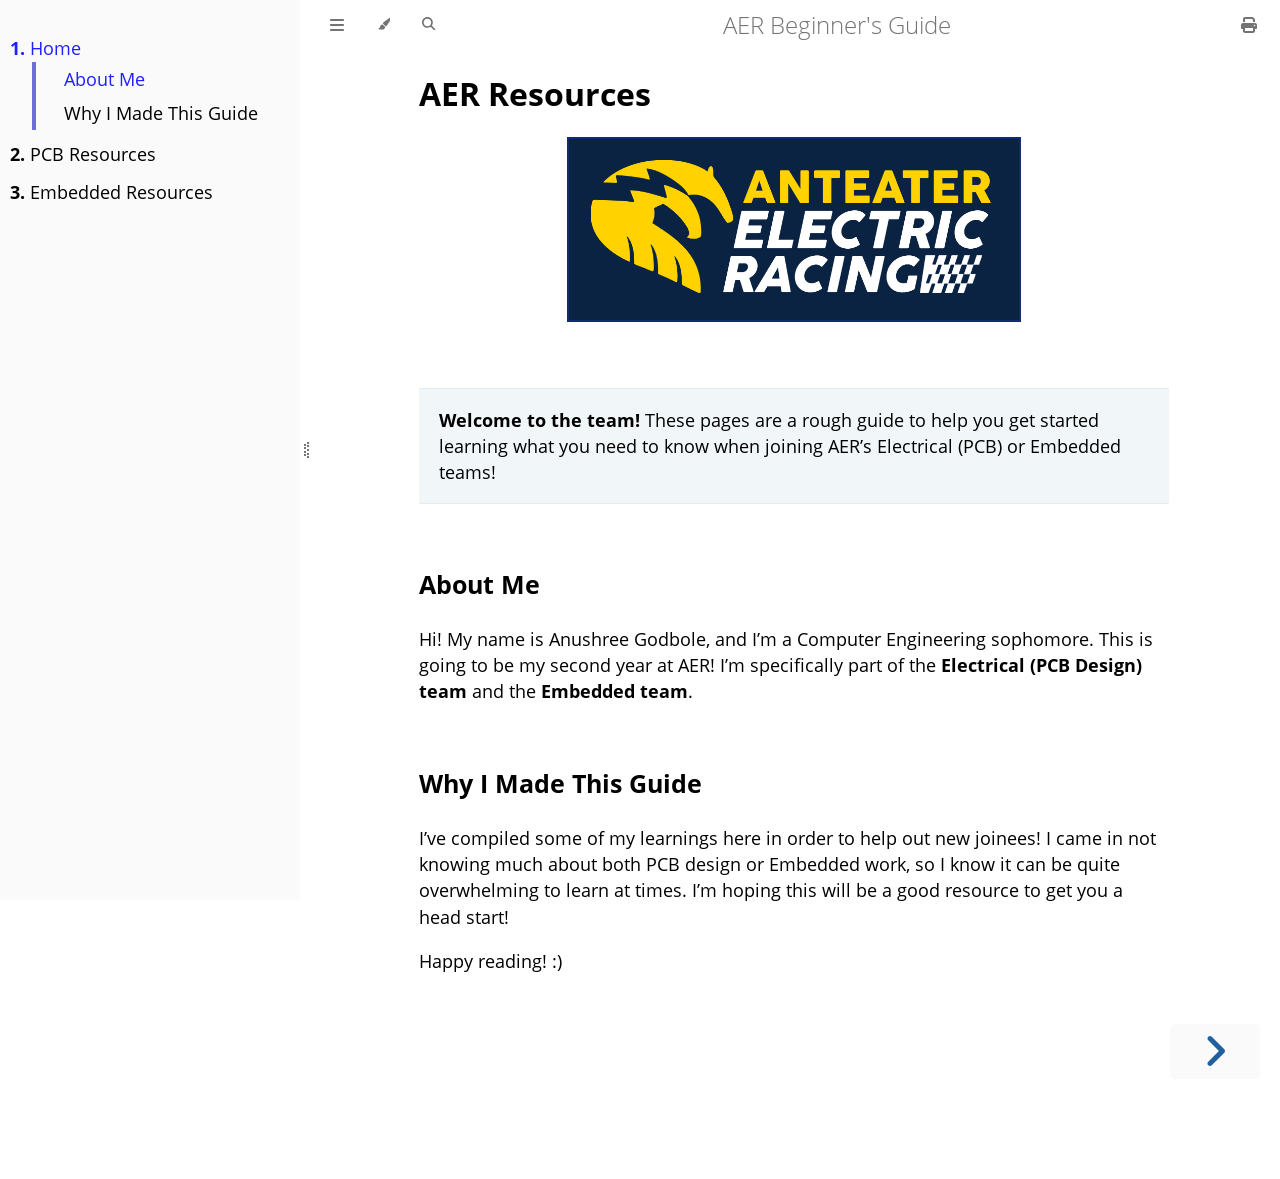
<file: book/index.html>
<!DOCTYPE HTML>
<html lang="en" class="light sidebar-visible" dir="ltr">
    <head>
        <!-- Book generated using mdBook -->
        <meta charset="UTF-8">
        <title>Home - AER Beginner&#x27;s Guide</title>


        <!-- Custom HTML head -->

        <meta name="description" content="">
        <meta name="viewport" content="width=device-width, initial-scale=1">
        <meta name="theme-color" content="#ffffff">

        <link rel="icon" href="favicon-de23e50b.svg">
        <link rel="shortcut icon" href="favicon-8114d1fc.png">
        <link rel="stylesheet" href="css/variables-8adf115d.css">
        <link rel="stylesheet" href="css/general-2459343d.css">
        <link rel="stylesheet" href="css/chrome-ae938929.css">
        <link rel="stylesheet" href="css/print-9e4910d8.css" media="print">

        <!-- Fonts -->
        <link rel="stylesheet" href="fonts/fonts-9644e21d.css">

        <!-- Highlight.js Stylesheets -->
        <link rel="stylesheet" id="mdbook-highlight-css" href="highlight-493f70e1.css">
        <link rel="stylesheet" id="mdbook-tomorrow-night-css" href="tomorrow-night-4c0ae647.css">
        <link rel="stylesheet" id="mdbook-ayu-highlight-css" href="ayu-highlight-3fdfc3ac.css">

        <!-- Custom theme stylesheets -->
        <link rel="stylesheet" href="src/theme/custom-57e632ba.css">


        <!-- Provide site root and default themes to javascript -->
        <script>
            const path_to_root = "";
            const default_light_theme = "light";
            const default_dark_theme = "navy";
            window.path_to_searchindex_js = "searchindex-e817bb56.js";
        </script>
        <!-- Start loading toc.js asap -->
        <script src="toc-e9f2abea.js"></script>
    </head>
    <body>
    <div id="mdbook-help-container">
        <div id="mdbook-help-popup">
            <h2 class="mdbook-help-title">Keyboard shortcuts</h2>
            <div>
                <p>Press <kbd>←</kbd> or <kbd>→</kbd> to navigate between chapters</p>
                <p>Press <kbd>S</kbd> or <kbd>/</kbd> to search in the book</p>
                <p>Press <kbd>?</kbd> to show this help</p>
                <p>Press <kbd>Esc</kbd> to hide this help</p>
            </div>
        </div>
    </div>
    <div id="mdbook-body-container">
        <!-- Work around some values being stored in localStorage wrapped in quotes -->
        <script>
            try {
                let theme = localStorage.getItem('mdbook-theme');
                let sidebar = localStorage.getItem('mdbook-sidebar');

                if (theme.startsWith('"') && theme.endsWith('"')) {
                    localStorage.setItem('mdbook-theme', theme.slice(1, theme.length - 1));
                }

                if (sidebar.startsWith('"') && sidebar.endsWith('"')) {
                    localStorage.setItem('mdbook-sidebar', sidebar.slice(1, sidebar.length - 1));
                }
            } catch (e) { }
        </script>

        <!-- Set the theme before any content is loaded, prevents flash -->
        <script>
            const default_theme = window.matchMedia("(prefers-color-scheme: dark)").matches ? default_dark_theme : default_light_theme;
            let theme;
            try { theme = localStorage.getItem('mdbook-theme'); } catch(e) { }
            if (theme === null || theme === undefined) { theme = default_theme; }
            const html = document.documentElement;
            html.classList.remove('light')
            html.classList.add(theme);
            html.classList.add("js");
        </script>

        <input type="checkbox" id="mdbook-sidebar-toggle-anchor" class="hidden">

        <!-- Hide / unhide sidebar before it is displayed -->
        <script>
            let sidebar = null;
            const sidebar_toggle = document.getElementById("mdbook-sidebar-toggle-anchor");
            if (document.body.clientWidth >= 1080) {
                try { sidebar = localStorage.getItem('mdbook-sidebar'); } catch(e) { }
                sidebar = sidebar || 'visible';
            } else {
                sidebar = 'hidden';
                sidebar_toggle.checked = false;
            }
            if (sidebar === 'visible') {
                sidebar_toggle.checked = true;
            } else {
                html.classList.remove('sidebar-visible');
            }
        </script>

        <nav id="mdbook-sidebar" class="sidebar" aria-label="Table of contents">
            <!-- populated by js -->
            <mdbook-sidebar-scrollbox class="sidebar-scrollbox"></mdbook-sidebar-scrollbox>
            <noscript>
                <iframe class="sidebar-iframe-outer" src="toc.html"></iframe>
            </noscript>
            <div id="mdbook-sidebar-resize-handle" class="sidebar-resize-handle">
                <div class="sidebar-resize-indicator"></div>
            </div>
        </nav>

        <div id="mdbook-page-wrapper" class="page-wrapper">

            <div class="page">
                <div id="mdbook-menu-bar-hover-placeholder"></div>
                <div id="mdbook-menu-bar" class="menu-bar sticky">
                    <div class="left-buttons">
                        <label id="mdbook-sidebar-toggle" class="icon-button" for="mdbook-sidebar-toggle-anchor" title="Toggle Table of Contents" aria-label="Toggle Table of Contents" aria-controls="mdbook-sidebar">
                            <span class=fa-svg><svg xmlns="http://www.w3.org/2000/svg" viewBox="0 0 448 512"><!--! Font Awesome Free 6.2.0 by @fontawesome - https://fontawesome.com License - https://fontawesome.com/license/free (Icons: CC BY 4.0, Fonts: SIL OFL 1.1, Code: MIT License) Copyright 2022 Fonticons, Inc. --><path d="M0 96C0 78.3 14.3 64 32 64H416c17.7 0 32 14.3 32 32s-14.3 32-32 32H32C14.3 128 0 113.7 0 96zM0 256c0-17.7 14.3-32 32-32H416c17.7 0 32 14.3 32 32s-14.3 32-32 32H32c-17.7 0-32-14.3-32-32zM448 416c0 17.7-14.3 32-32 32H32c-17.7 0-32-14.3-32-32s14.3-32 32-32H416c17.7 0 32 14.3 32 32z"/></svg></span>
                        </label>
                        <button id="mdbook-theme-toggle" class="icon-button" type="button" title="Change theme" aria-label="Change theme" aria-haspopup="true" aria-expanded="false" aria-controls="mdbook-theme-list">
                            <span class=fa-svg><svg xmlns="http://www.w3.org/2000/svg" viewBox="0 0 576 512"><!--! Font Awesome Free 6.2.0 by @fontawesome - https://fontawesome.com License - https://fontawesome.com/license/free (Icons: CC BY 4.0, Fonts: SIL OFL 1.1, Code: MIT License) Copyright 2022 Fonticons, Inc. --><path d="M371.3 367.1c27.3-3.9 51.9-19.4 67.2-42.9L600.2 74.1c12.6-19.5 9.4-45.3-7.6-61.2S549.7-4.4 531.1 9.6L294.4 187.2c-24 18-38.2 46.1-38.4 76.1L371.3 367.1zm-19.6 25.4l-116-104.4C175.9 290.3 128 339.6 128 400c0 3.9 .2 7.8 .6 11.6c1.8 17.5-10.2 36.4-27.8 36.4H96c-17.7 0-32 14.3-32 32s14.3 32 32 32H240c61.9 0 112-50.1 112-112c0-2.5-.1-5-.2-7.5z"/></svg></span>
                        </button>
                        <ul id="mdbook-theme-list" class="theme-popup" aria-label="Themes" role="menu">
                            <li role="none"><button role="menuitem" class="theme" id="mdbook-theme-default_theme">Auto</button></li>
                            <li role="none"><button role="menuitem" class="theme" id="mdbook-theme-light">Light</button></li>
                            <li role="none"><button role="menuitem" class="theme" id="mdbook-theme-rust">Rust</button></li>
                            <li role="none"><button role="menuitem" class="theme" id="mdbook-theme-coal">Coal</button></li>
                            <li role="none"><button role="menuitem" class="theme" id="mdbook-theme-navy">Navy</button></li>
                            <li role="none"><button role="menuitem" class="theme" id="mdbook-theme-ayu">Ayu</button></li>
                        </ul>
                        <button id="mdbook-search-toggle" class="icon-button" type="button" title="Search (`/`)" aria-label="Toggle Searchbar" aria-expanded="false" aria-keyshortcuts="/ s" aria-controls="mdbook-searchbar">
                            <span class=fa-svg><svg xmlns="http://www.w3.org/2000/svg" viewBox="0 0 512 512"><!--! Font Awesome Free 6.2.0 by @fontawesome - https://fontawesome.com License - https://fontawesome.com/license/free (Icons: CC BY 4.0, Fonts: SIL OFL 1.1, Code: MIT License) Copyright 2022 Fonticons, Inc. --><path d="M416 208c0 45.9-14.9 88.3-40 122.7L502.6 457.4c12.5 12.5 12.5 32.8 0 45.3s-32.8 12.5-45.3 0L330.7 376c-34.4 25.2-76.8 40-122.7 40C93.1 416 0 322.9 0 208S93.1 0 208 0S416 93.1 416 208zM208 352c79.5 0 144-64.5 144-144s-64.5-144-144-144S64 128.5 64 208s64.5 144 144 144z"/></svg></span>
                        </button>
                    </div>

                    <h1 class="menu-title">AER Beginner&#x27;s Guide</h1>

                    <div class="right-buttons">
                        <a href="print.html" title="Print this book" aria-label="Print this book">
                            <span class=fa-svg id="print-button"><svg xmlns="http://www.w3.org/2000/svg" viewBox="0 0 512 512"><!--! Font Awesome Free 6.2.0 by @fontawesome - https://fontawesome.com License - https://fontawesome.com/license/free (Icons: CC BY 4.0, Fonts: SIL OFL 1.1, Code: MIT License) Copyright 2022 Fonticons, Inc. --><path d="M128 0C92.7 0 64 28.7 64 64v96h64V64H354.7L384 93.3V160h64V93.3c0-17-6.7-33.3-18.7-45.3L400 18.7C388 6.7 371.7 0 354.7 0H128zM384 352v32 64H128V384 368 352H384zm64 32h32c17.7 0 32-14.3 32-32V256c0-35.3-28.7-64-64-64H64c-35.3 0-64 28.7-64 64v96c0 17.7 14.3 32 32 32H64v64c0 35.3 28.7 64 64 64H384c35.3 0 64-28.7 64-64V384zm-16-88c-13.3 0-24-10.7-24-24s10.7-24 24-24s24 10.7 24 24s-10.7 24-24 24z"/></svg></span>
                        </a>

                    </div>
                </div>

                <div id="mdbook-search-wrapper" class="hidden">
                    <form id="mdbook-searchbar-outer" class="searchbar-outer">
                        <div class="search-wrapper">
                            <input type="search" id="mdbook-searchbar" name="searchbar" placeholder="Search this book ..." aria-controls="mdbook-searchresults-outer" aria-describedby="searchresults-header">
                            <div class="spinner-wrapper">
                                <span class=fa-svg id="fa-spin"><svg xmlns="http://www.w3.org/2000/svg" viewBox="0 0 512 512"><!--! Font Awesome Free 6.2.0 by @fontawesome - https://fontawesome.com License - https://fontawesome.com/license/free (Icons: CC BY 4.0, Fonts: SIL OFL 1.1, Code: MIT License) Copyright 2022 Fonticons, Inc. --><path d="M304 48c0-26.5-21.5-48-48-48s-48 21.5-48 48s21.5 48 48 48s48-21.5 48-48zm0 416c0-26.5-21.5-48-48-48s-48 21.5-48 48s21.5 48 48 48s48-21.5 48-48zM48 304c26.5 0 48-21.5 48-48s-21.5-48-48-48s-48 21.5-48 48s21.5 48 48 48zm464-48c0-26.5-21.5-48-48-48s-48 21.5-48 48s21.5 48 48 48s48-21.5 48-48zM142.9 437c18.7-18.7 18.7-49.1 0-67.9s-49.1-18.7-67.9 0s-18.7 49.1 0 67.9s49.1 18.7 67.9 0zm0-294.2c18.7-18.7 18.7-49.1 0-67.9S93.7 56.2 75 75s-18.7 49.1 0 67.9s49.1 18.7 67.9 0zM369.1 437c18.7 18.7 49.1 18.7 67.9 0s18.7-49.1 0-67.9s-49.1-18.7-67.9 0s-18.7 49.1 0 67.9z"/></svg></span>
                            </div>
                        </div>
                    </form>
                    <div id="mdbook-searchresults-outer" class="searchresults-outer hidden">
                        <div id="mdbook-searchresults-header" class="searchresults-header"></div>
                        <ul id="mdbook-searchresults">
                        </ul>
                    </div>
                </div>

                <!-- Apply ARIA attributes after the sidebar and the sidebar toggle button are added to the DOM -->
                <script>
                    document.getElementById('mdbook-sidebar-toggle').setAttribute('aria-expanded', sidebar === 'visible');
                    document.getElementById('mdbook-sidebar').setAttribute('aria-hidden', sidebar !== 'visible');
                    Array.from(document.querySelectorAll('#mdbook-sidebar a')).forEach(function(link) {
                        link.setAttribute('tabIndex', sidebar === 'visible' ? 0 : -1);
                    });
                </script>

                <div id="mdbook-content" class="content">
                    <main>
                        <h1 id="aer-resources"><a class="header" href="#aer-resources">AER Resources</a></h1>
<p align="center">
  <img src="images/aer_logo.png" alt="Anteater Electric Racing Logo" width="450">
</p>

<br>
<blockquote>
<p><strong>Welcome to the team!</strong> These pages are a rough guide to help you get started learning what you need to know when joining AER’s Electrical (PCB) or Embedded teams!</p>
</blockquote>
<h3 id="about-me"><a class="header" href="#about-me">About Me</a></h3>
<p>Hi! My name is Anushree Godbole, and I’m a Computer Engineering sophomore. This is going to be my second year at AER! I’m specifically part of the <strong>Electrical (PCB Design) team</strong> and the <strong>Embedded team</strong>.</p>
<h3 id="why-i-made-this-guide"><a class="header" href="#why-i-made-this-guide">Why I Made This Guide</a></h3>
<p>I’ve compiled some of my learnings here in order to help out new joinees! I came in not knowing much about both PCB design or Embedded work, so I know it can be quite overwhelming to learn at times. I’m hoping this will be a good resource to get you a head start!</p>
<p>Happy reading! :)</p>

                    </main>

                    <nav class="nav-wrapper" aria-label="Page navigation">
                        <!-- Mobile navigation buttons -->

                            <a rel="next prefetch" href="pcb_resources.html" class="mobile-nav-chapters next" title="Next chapter" aria-label="Next chapter" aria-keyshortcuts="Right">
                                <span class=fa-svg><svg xmlns="http://www.w3.org/2000/svg" viewBox="0 0 320 512"><!--! Font Awesome Free 6.2.0 by @fontawesome - https://fontawesome.com License - https://fontawesome.com/license/free (Icons: CC BY 4.0, Fonts: SIL OFL 1.1, Code: MIT License) Copyright 2022 Fonticons, Inc. --><path d="M278.6 233.4c12.5 12.5 12.5 32.8 0 45.3l-160 160c-12.5 12.5-32.8 12.5-45.3 0s-12.5-32.8 0-45.3L210.7 256 73.4 118.6c-12.5-12.5-12.5-32.8 0-45.3s32.8-12.5 45.3 0l160 160z"/></svg></span>
                            </a>

                        <div style="clear: both"></div>
                    </nav>
                </div>
            </div>

            <nav class="nav-wide-wrapper" aria-label="Page navigation">

                    <a rel="next prefetch" href="pcb_resources.html" class="nav-chapters next" title="Next chapter" aria-label="Next chapter" aria-keyshortcuts="Right">
                        <span class=fa-svg><svg xmlns="http://www.w3.org/2000/svg" viewBox="0 0 320 512"><!--! Font Awesome Free 6.2.0 by @fontawesome - https://fontawesome.com License - https://fontawesome.com/license/free (Icons: CC BY 4.0, Fonts: SIL OFL 1.1, Code: MIT License) Copyright 2022 Fonticons, Inc. --><path d="M278.6 233.4c12.5 12.5 12.5 32.8 0 45.3l-160 160c-12.5 12.5-32.8 12.5-45.3 0s-12.5-32.8 0-45.3L210.7 256 73.4 118.6c-12.5-12.5-12.5-32.8 0-45.3s32.8-12.5 45.3 0l160 160z"/></svg></span>
                    </a>
            </nav>

        </div>

        <template id=fa-eye><span class=fa-svg><svg xmlns="http://www.w3.org/2000/svg" viewBox="0 0 576 512"><!--! Font Awesome Free 6.2.0 by @fontawesome - https://fontawesome.com License - https://fontawesome.com/license/free (Icons: CC BY 4.0, Fonts: SIL OFL 1.1, Code: MIT License) Copyright 2022 Fonticons, Inc. --><path d="M288 32c-80.8 0-145.5 36.8-192.6 80.6C48.6 156 17.3 208 2.5 243.7c-3.3 7.9-3.3 16.7 0 24.6C17.3 304 48.6 356 95.4 399.4C142.5 443.2 207.2 480 288 480s145.5-36.8 192.6-80.6c46.8-43.5 78.1-95.4 93-131.1c3.3-7.9 3.3-16.7 0-24.6c-14.9-35.7-46.2-87.7-93-131.1C433.5 68.8 368.8 32 288 32zM432 256c0 79.5-64.5 144-144 144s-144-64.5-144-144s64.5-144 144-144s144 64.5 144 144zM288 192c0 35.3-28.7 64-64 64c-11.5 0-22.3-3-31.6-8.4c-.2 2.8-.4 5.5-.4 8.4c0 53 43 96 96 96s96-43 96-96s-43-96-96-96c-2.8 0-5.6 .1-8.4 .4c5.3 9.3 8.4 20.1 8.4 31.6z"/></svg></span></template>
        <template id=fa-eye-slash><span class=fa-svg><svg xmlns="http://www.w3.org/2000/svg" viewBox="0 0 640 512"><!--! Font Awesome Free 6.2.0 by @fontawesome - https://fontawesome.com License - https://fontawesome.com/license/free (Icons: CC BY 4.0, Fonts: SIL OFL 1.1, Code: MIT License) Copyright 2022 Fonticons, Inc. --><path d="M38.8 5.1C28.4-3.1 13.3-1.2 5.1 9.2S-1.2 34.7 9.2 42.9l592 464c10.4 8.2 25.5 6.3 33.7-4.1s6.3-25.5-4.1-33.7L525.6 386.7c39.6-40.6 66.4-86.1 79.9-118.4c3.3-7.9 3.3-16.7 0-24.6c-14.9-35.7-46.2-87.7-93-131.1C465.5 68.8 400.8 32 320 32c-68.2 0-125 26.3-169.3 60.8L38.8 5.1zM223.1 149.5C248.6 126.2 282.7 112 320 112c79.5 0 144 64.5 144 144c0 24.9-6.3 48.3-17.4 68.7L408 294.5c5.2-11.8 8-24.8 8-38.5c0-53-43-96-96-96c-2.8 0-5.6 .1-8.4 .4c5.3 9.3 8.4 20.1 8.4 31.6c0 10.2-2.4 19.8-6.6 28.3l-90.3-70.8zm223.1 298L373 389.9c-16.4 6.5-34.3 10.1-53 10.1c-79.5 0-144-64.5-144-144c0-6.9 .5-13.6 1.4-20.2L83.1 161.5C60.3 191.2 44 220.8 34.5 243.7c-3.3 7.9-3.3 16.7 0 24.6c14.9 35.7 46.2 87.7 93 131.1C174.5 443.2 239.2 480 320 480c47.8 0 89.9-12.9 126.2-32.5z"/></svg></span></template>
        <template id=fa-copy><span class=fa-svg><svg xmlns="http://www.w3.org/2000/svg" viewBox="0 0 512 512"><!--! Font Awesome Free 6.2.0 by @fontawesome - https://fontawesome.com License - https://fontawesome.com/license/free (Icons: CC BY 4.0, Fonts: SIL OFL 1.1, Code: MIT License) Copyright 2022 Fonticons, Inc. --><path d="M502.6 70.63l-61.25-61.25C435.4 3.371 427.2 0 418.7 0H255.1c-35.35 0-64 28.66-64 64l.0195 256C192 355.4 220.7 384 256 384h192c35.2 0 64-28.8 64-64V93.25C512 84.77 508.6 76.63 502.6 70.63zM464 320c0 8.836-7.164 16-16 16H255.1c-8.838 0-16-7.164-16-16L239.1 64.13c0-8.836 7.164-16 16-16h128L384 96c0 17.67 14.33 32 32 32h47.1V320zM272 448c0 8.836-7.164 16-16 16H63.1c-8.838 0-16-7.164-16-16L47.98 192.1c0-8.836 7.164-16 16-16H160V128H63.99c-35.35 0-64 28.65-64 64l.0098 256C.002 483.3 28.66 512 64 512h192c35.2 0 64-28.8 64-64v-32h-47.1L272 448z"/></svg></span></template>
        <template id=fa-play><span class=fa-svg><svg xmlns="http://www.w3.org/2000/svg" viewBox="0 0 384 512"><!--! Font Awesome Free 6.2.0 by @fontawesome - https://fontawesome.com License - https://fontawesome.com/license/free (Icons: CC BY 4.0, Fonts: SIL OFL 1.1, Code: MIT License) Copyright 2022 Fonticons, Inc. --><path d="M73 39c-14.8-9.1-33.4-9.4-48.5-.9S0 62.6 0 80V432c0 17.4 9.4 33.4 24.5 41.9s33.7 8.1 48.5-.9L361 297c14.3-8.7 23-24.2 23-41s-8.7-32.2-23-41L73 39z"/></svg></span></template>
        <template id=fa-clock-rotate-left><span class=fa-svg><svg xmlns="http://www.w3.org/2000/svg" viewBox="0 0 512 512"><!--! Font Awesome Free 6.2.0 by @fontawesome - https://fontawesome.com License - https://fontawesome.com/license/free (Icons: CC BY 4.0, Fonts: SIL OFL 1.1, Code: MIT License) Copyright 2022 Fonticons, Inc. --><path d="M75 75L41 41C25.9 25.9 0 36.6 0 57.9V168c0 13.3 10.7 24 24 24H134.1c21.4 0 32.1-25.9 17-41l-30.8-30.8C155 85.5 203 64 256 64c106 0 192 86 192 192s-86 192-192 192c-40.8 0-78.6-12.7-109.7-34.4c-14.5-10.1-34.4-6.6-44.6 7.9s-6.6 34.4 7.9 44.6C151.2 495 201.7 512 256 512c141.4 0 256-114.6 256-256S397.4 0 256 0C185.3 0 121.3 28.7 75 75zm181 53c-13.3 0-24 10.7-24 24V256c0 6.4 2.5 12.5 7 17l72 72c9.4 9.4 24.6 9.4 33.9 0s9.4-24.6 0-33.9l-65-65V152c0-13.3-10.7-24-24-24z"/></svg></span></template>

        <!-- Livereload script (if served using the cli tool) -->
        <script>
            const wsProtocol = location.protocol === 'https:' ? 'wss:' : 'ws:';
            const wsAddress = wsProtocol + "//" + location.host + "/" + "__livereload";
            const socket = new WebSocket(wsAddress);
            socket.onmessage = function (event) {
                if (event.data === "reload") {
                    socket.close();
                    location.reload();
                }
            };

            window.onbeforeunload = function() {
                socket.close();
            }
        </script>


        <script>
            window.playground_copyable = true;
        </script>


        <script src="elasticlunr-ef4e11c1.min.js"></script>
        <script src="mark-09e88c2c.min.js"></script>
        <script src="searcher-c2a407aa.js"></script>

        <script src="clipboard-1626706a.min.js"></script>
        <script src="highlight-abc7f01d.js"></script>
        <script src="book-a0b12cfe.js"></script>

        <!-- Custom JS scripts -->



    </div>
    </body>
</html>
</file>
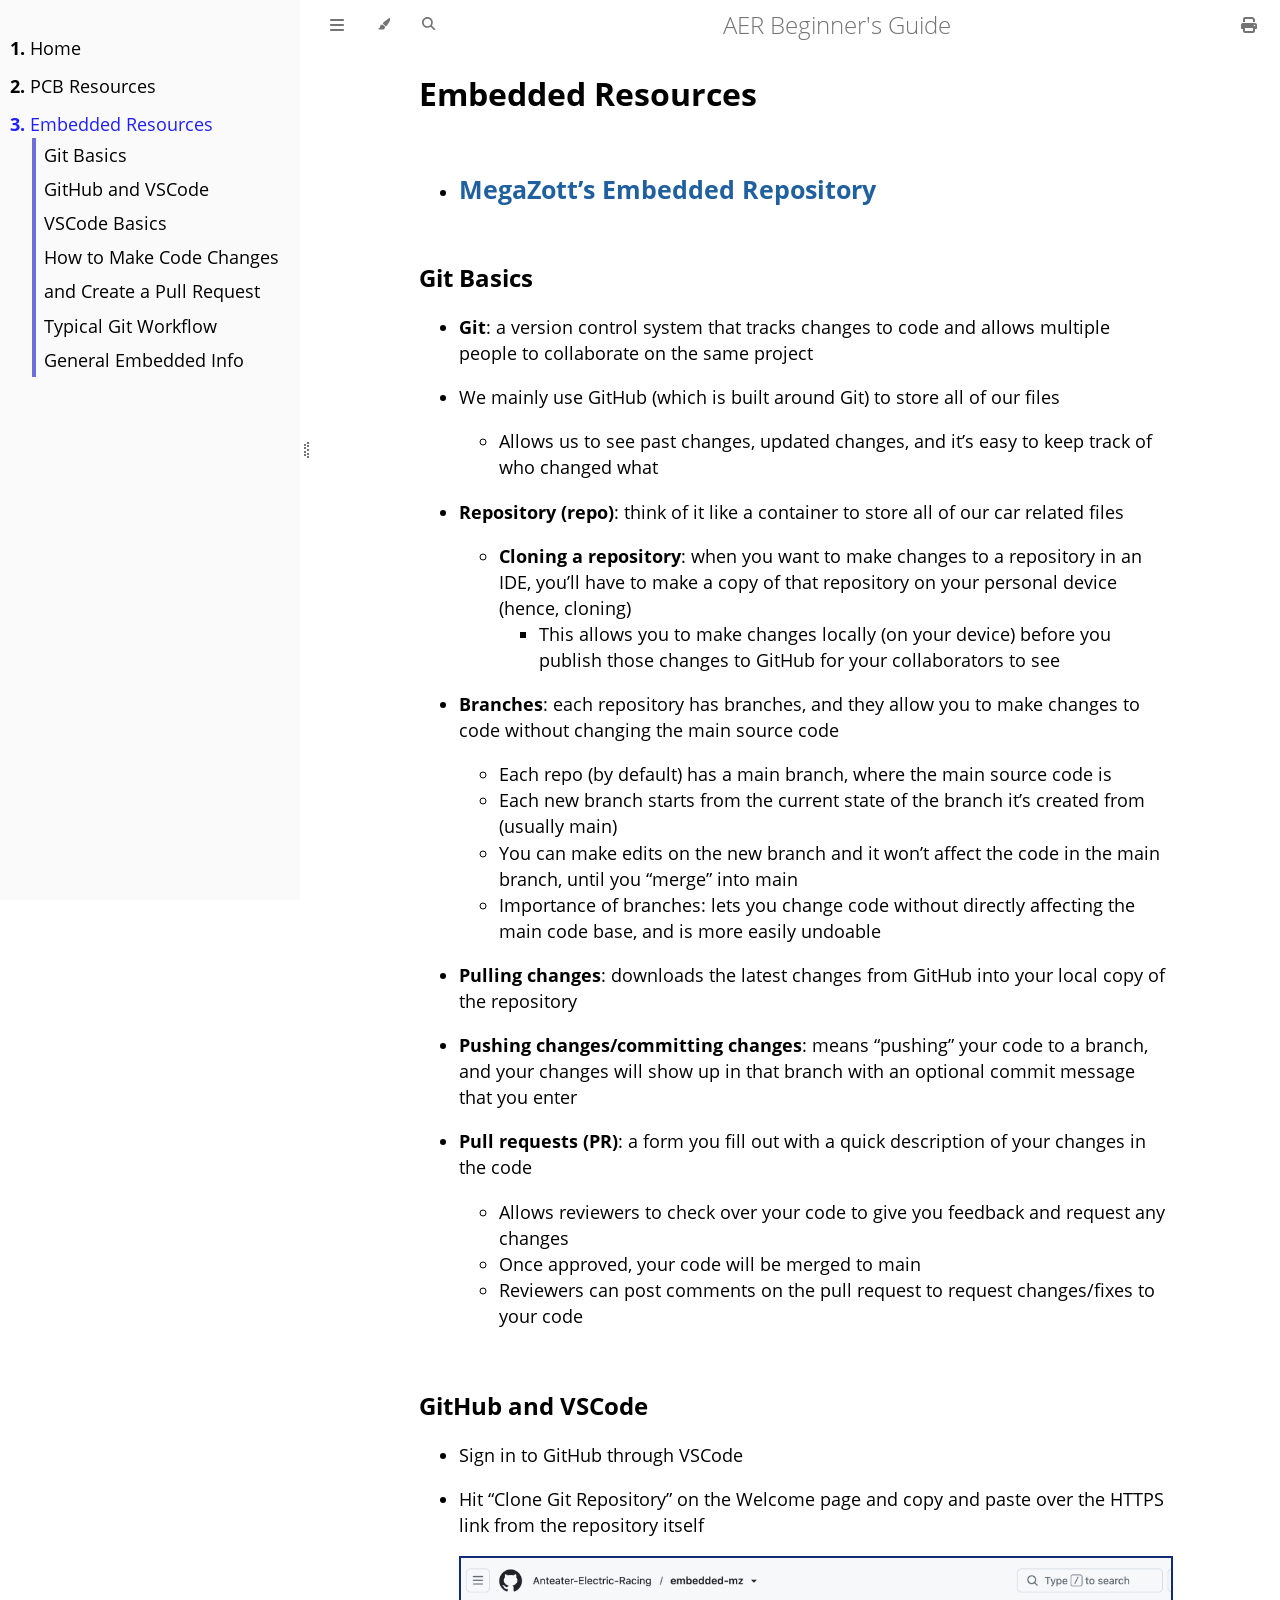
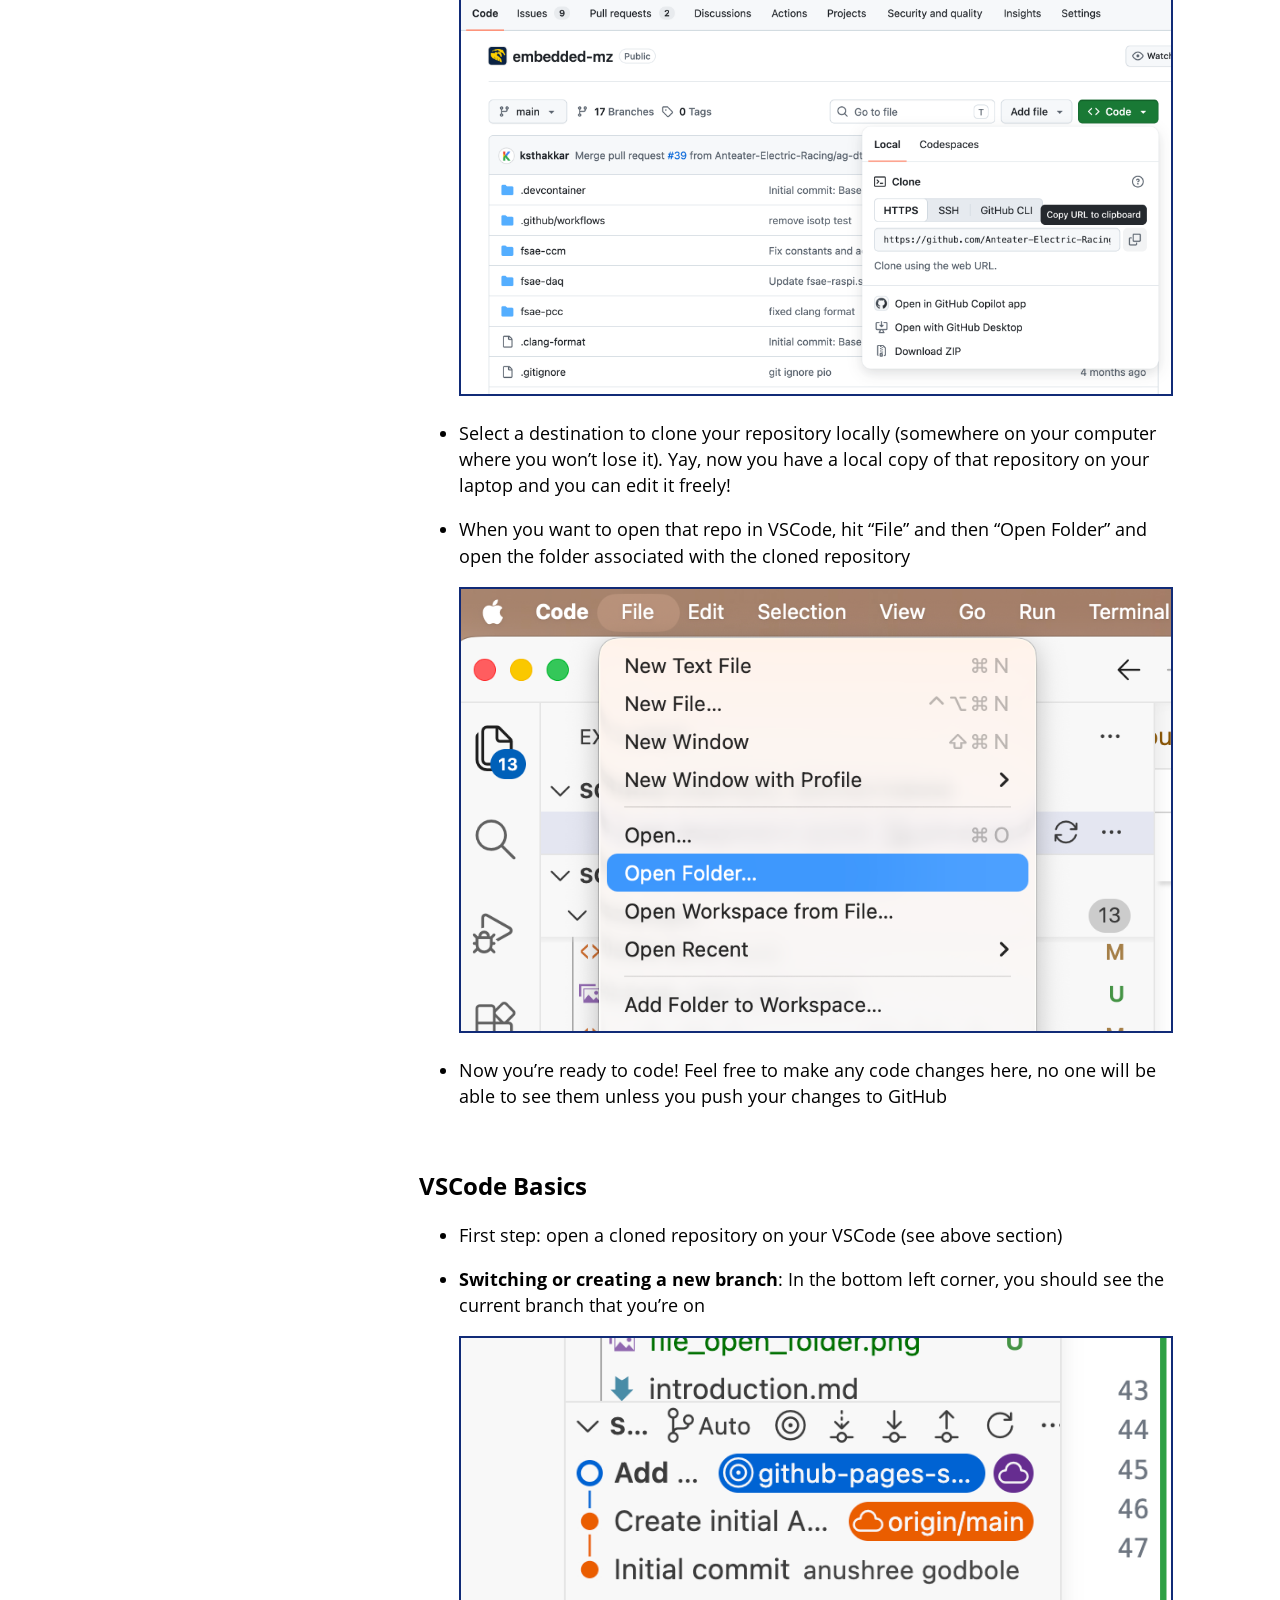
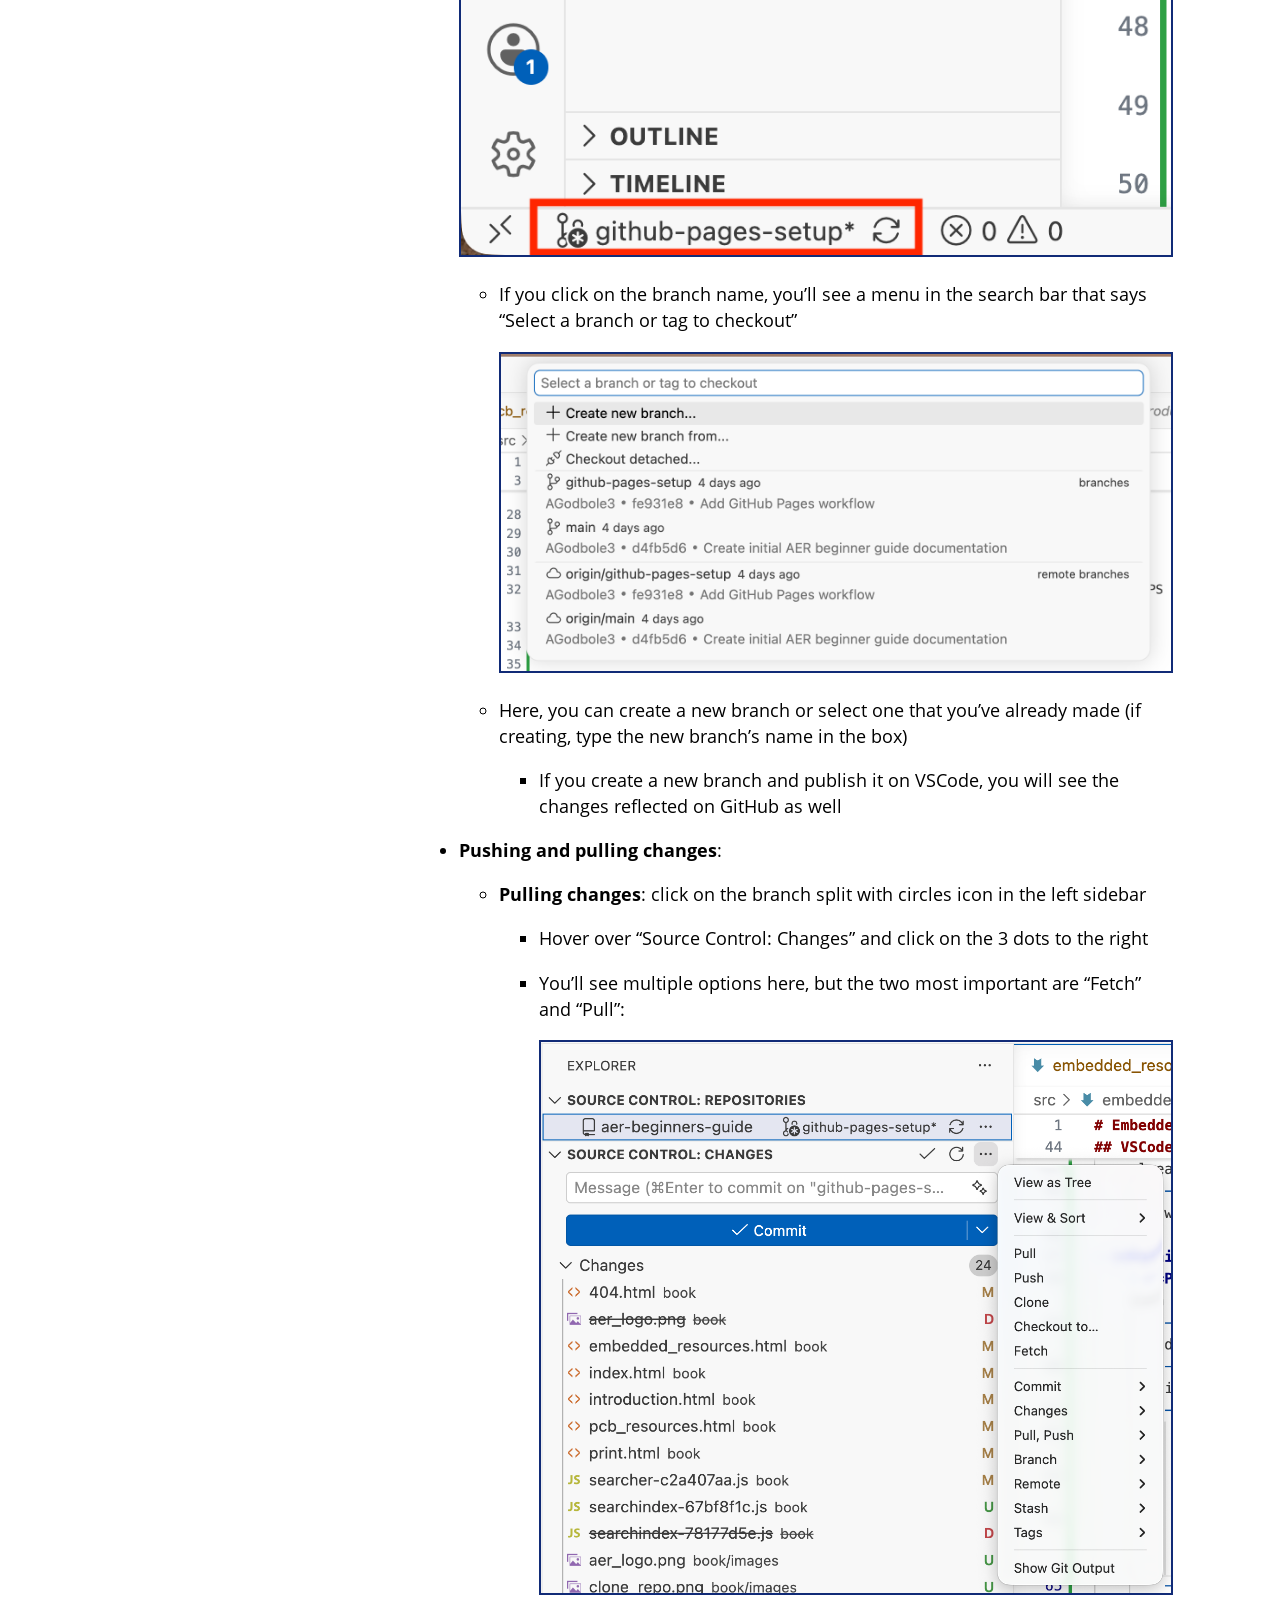
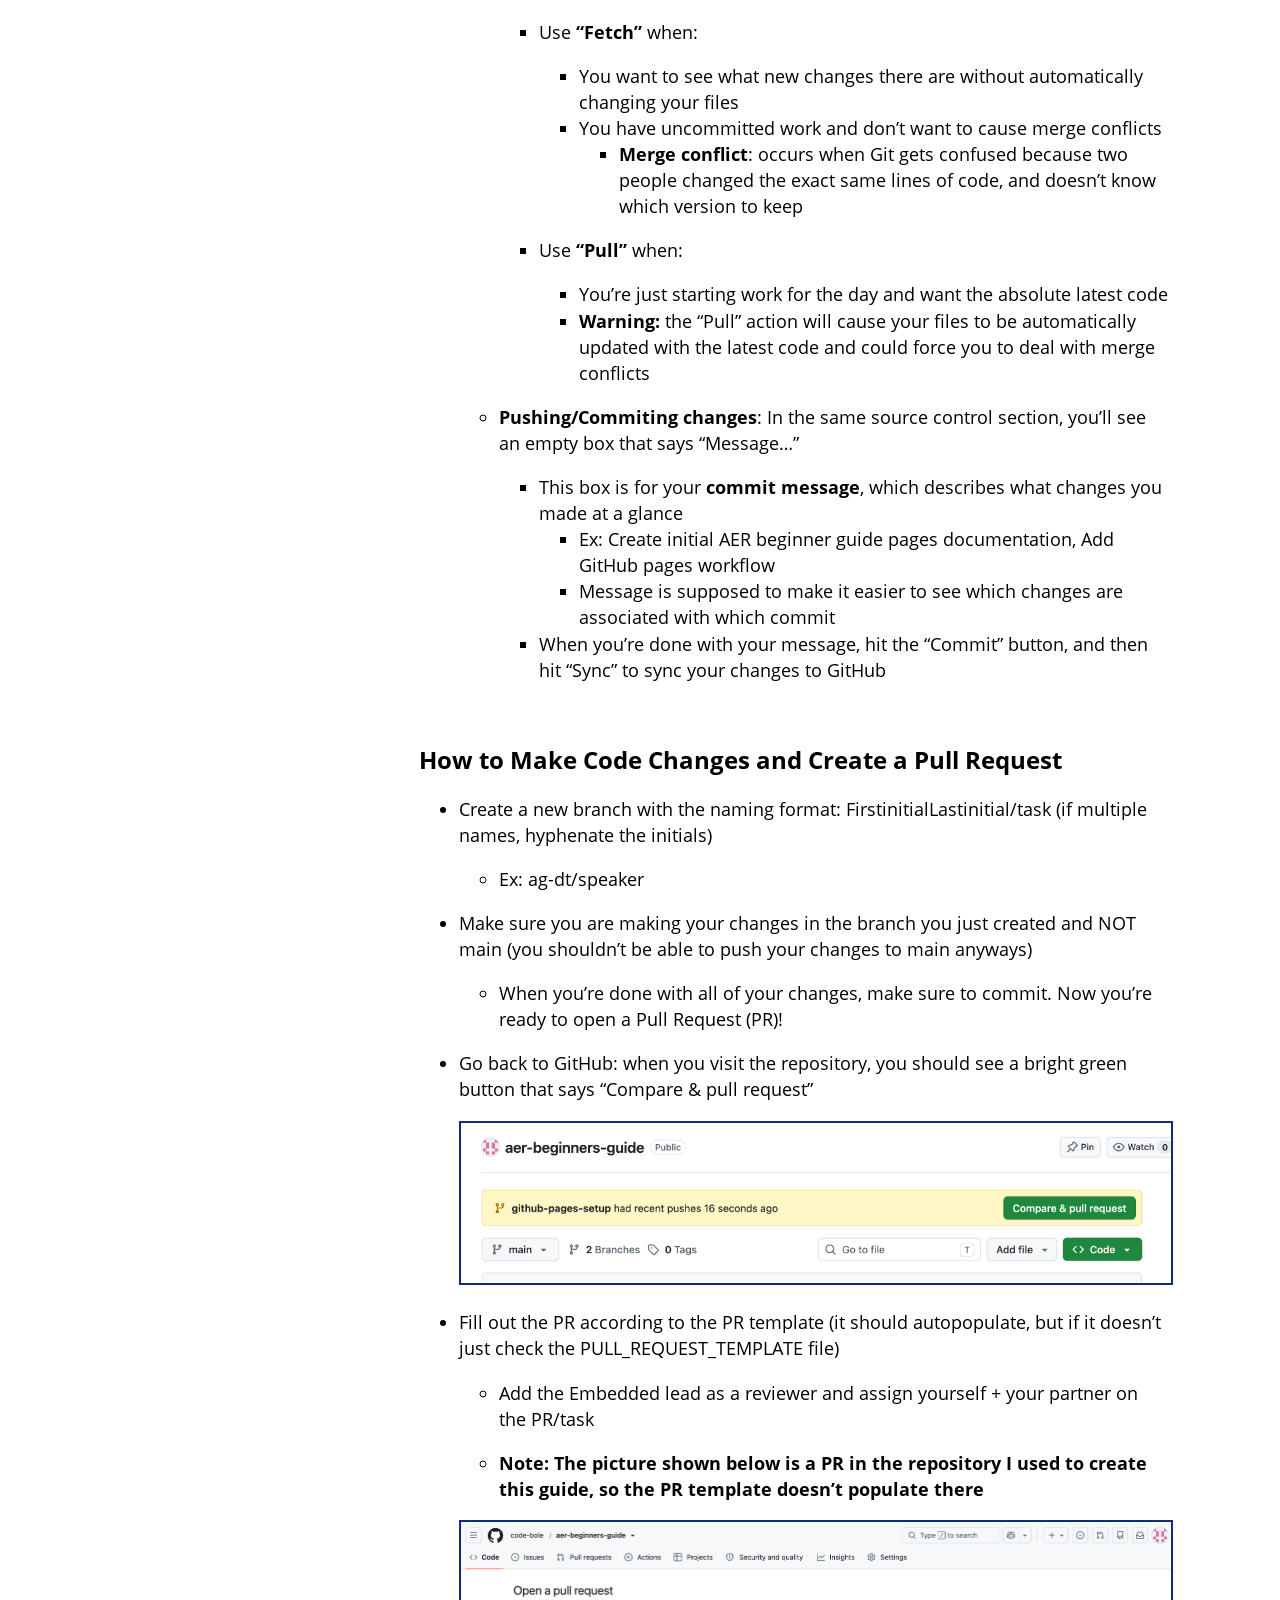
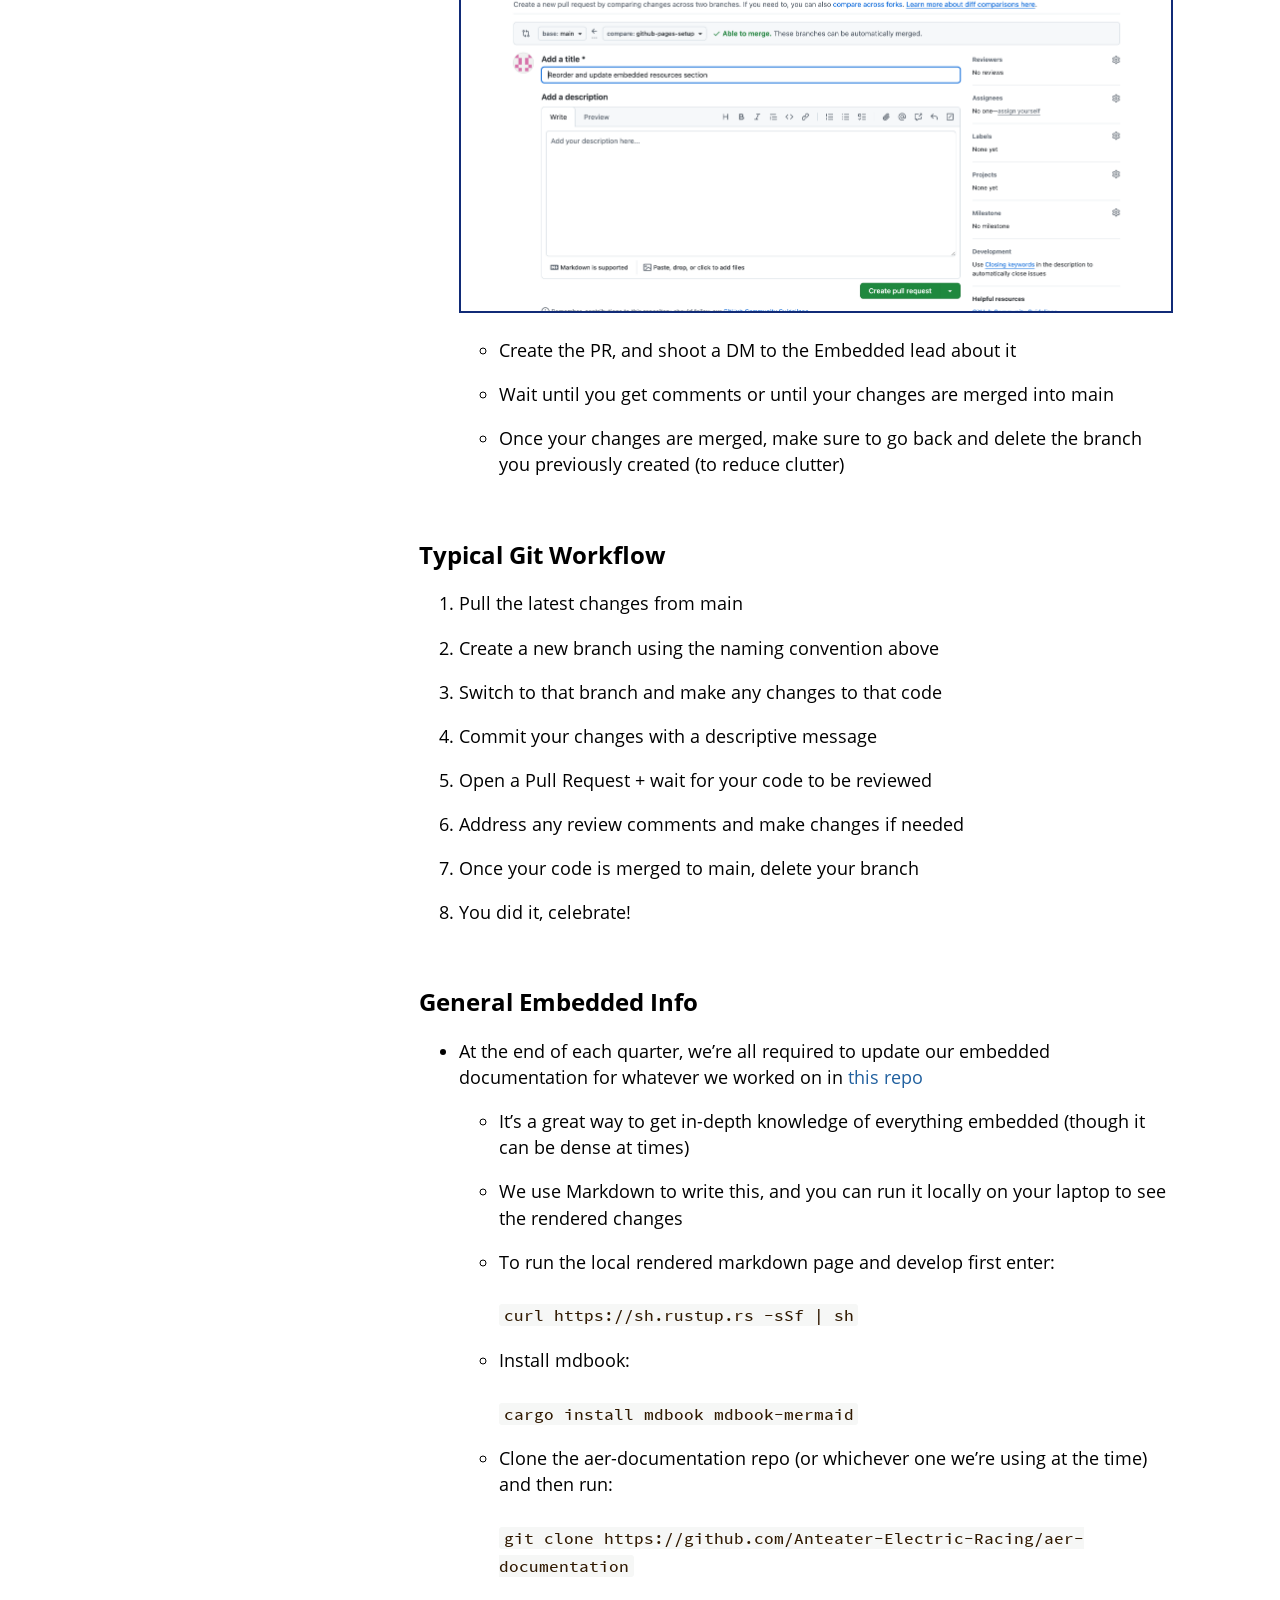
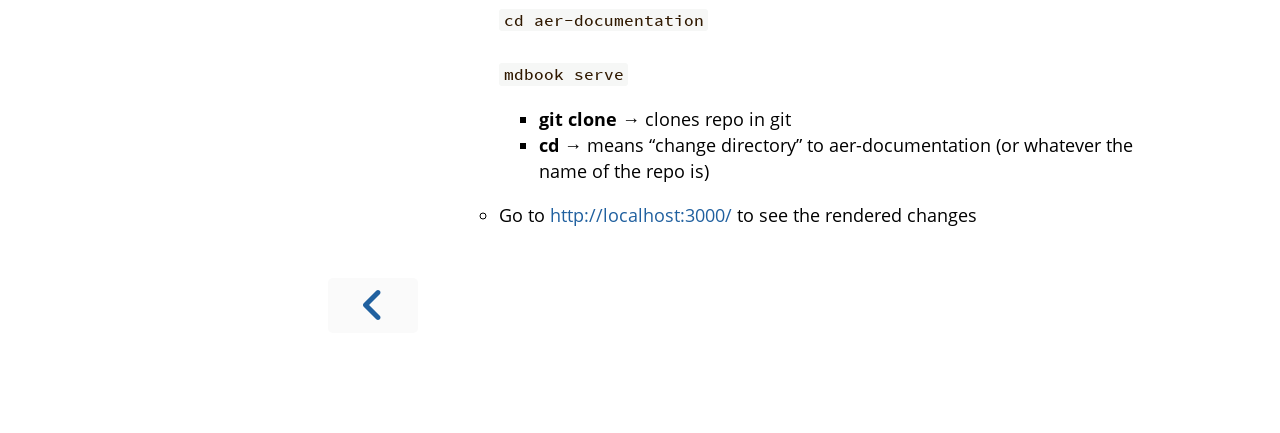
<file: book/embedded_resources.html>
<!DOCTYPE HTML>
<html lang="en" class="light sidebar-visible" dir="ltr">
    <head>
        <!-- Book generated using mdBook -->
        <meta charset="UTF-8">
        <title>Embedded Resources - AER Beginner&#x27;s Guide</title>


        <!-- Custom HTML head -->

        <meta name="description" content="">
        <meta name="viewport" content="width=device-width, initial-scale=1">
        <meta name="theme-color" content="#ffffff">

        <link rel="icon" href="favicon-de23e50b.svg">
        <link rel="shortcut icon" href="favicon-8114d1fc.png">
        <link rel="stylesheet" href="css/variables-8adf115d.css">
        <link rel="stylesheet" href="css/general-2459343d.css">
        <link rel="stylesheet" href="css/chrome-ae938929.css">
        <link rel="stylesheet" href="css/print-9e4910d8.css" media="print">

        <!-- Fonts -->
        <link rel="stylesheet" href="fonts/fonts-9644e21d.css">

        <!-- Highlight.js Stylesheets -->
        <link rel="stylesheet" id="mdbook-highlight-css" href="highlight-493f70e1.css">
        <link rel="stylesheet" id="mdbook-tomorrow-night-css" href="tomorrow-night-4c0ae647.css">
        <link rel="stylesheet" id="mdbook-ayu-highlight-css" href="ayu-highlight-3fdfc3ac.css">

        <!-- Custom theme stylesheets -->
        <link rel="stylesheet" href="src/theme/custom-57e632ba.css">


        <!-- Provide site root and default themes to javascript -->
        <script>
            const path_to_root = "";
            const default_light_theme = "light";
            const default_dark_theme = "navy";
            window.path_to_searchindex_js = "searchindex-e817bb56.js";
        </script>
        <!-- Start loading toc.js asap -->
        <script src="toc-e9f2abea.js"></script>
    </head>
    <body>
    <div id="mdbook-help-container">
        <div id="mdbook-help-popup">
            <h2 class="mdbook-help-title">Keyboard shortcuts</h2>
            <div>
                <p>Press <kbd>←</kbd> or <kbd>→</kbd> to navigate between chapters</p>
                <p>Press <kbd>S</kbd> or <kbd>/</kbd> to search in the book</p>
                <p>Press <kbd>?</kbd> to show this help</p>
                <p>Press <kbd>Esc</kbd> to hide this help</p>
            </div>
        </div>
    </div>
    <div id="mdbook-body-container">
        <!-- Work around some values being stored in localStorage wrapped in quotes -->
        <script>
            try {
                let theme = localStorage.getItem('mdbook-theme');
                let sidebar = localStorage.getItem('mdbook-sidebar');

                if (theme.startsWith('"') && theme.endsWith('"')) {
                    localStorage.setItem('mdbook-theme', theme.slice(1, theme.length - 1));
                }

                if (sidebar.startsWith('"') && sidebar.endsWith('"')) {
                    localStorage.setItem('mdbook-sidebar', sidebar.slice(1, sidebar.length - 1));
                }
            } catch (e) { }
        </script>

        <!-- Set the theme before any content is loaded, prevents flash -->
        <script>
            const default_theme = window.matchMedia("(prefers-color-scheme: dark)").matches ? default_dark_theme : default_light_theme;
            let theme;
            try { theme = localStorage.getItem('mdbook-theme'); } catch(e) { }
            if (theme === null || theme === undefined) { theme = default_theme; }
            const html = document.documentElement;
            html.classList.remove('light')
            html.classList.add(theme);
            html.classList.add("js");
        </script>

        <input type="checkbox" id="mdbook-sidebar-toggle-anchor" class="hidden">

        <!-- Hide / unhide sidebar before it is displayed -->
        <script>
            let sidebar = null;
            const sidebar_toggle = document.getElementById("mdbook-sidebar-toggle-anchor");
            if (document.body.clientWidth >= 1080) {
                try { sidebar = localStorage.getItem('mdbook-sidebar'); } catch(e) { }
                sidebar = sidebar || 'visible';
            } else {
                sidebar = 'hidden';
                sidebar_toggle.checked = false;
            }
            if (sidebar === 'visible') {
                sidebar_toggle.checked = true;
            } else {
                html.classList.remove('sidebar-visible');
            }
        </script>

        <nav id="mdbook-sidebar" class="sidebar" aria-label="Table of contents">
            <!-- populated by js -->
            <mdbook-sidebar-scrollbox class="sidebar-scrollbox"></mdbook-sidebar-scrollbox>
            <noscript>
                <iframe class="sidebar-iframe-outer" src="toc.html"></iframe>
            </noscript>
            <div id="mdbook-sidebar-resize-handle" class="sidebar-resize-handle">
                <div class="sidebar-resize-indicator"></div>
            </div>
        </nav>

        <div id="mdbook-page-wrapper" class="page-wrapper">

            <div class="page">
                <div id="mdbook-menu-bar-hover-placeholder"></div>
                <div id="mdbook-menu-bar" class="menu-bar sticky">
                    <div class="left-buttons">
                        <label id="mdbook-sidebar-toggle" class="icon-button" for="mdbook-sidebar-toggle-anchor" title="Toggle Table of Contents" aria-label="Toggle Table of Contents" aria-controls="mdbook-sidebar">
                            <span class=fa-svg><svg xmlns="http://www.w3.org/2000/svg" viewBox="0 0 448 512"><!--! Font Awesome Free 6.2.0 by @fontawesome - https://fontawesome.com License - https://fontawesome.com/license/free (Icons: CC BY 4.0, Fonts: SIL OFL 1.1, Code: MIT License) Copyright 2022 Fonticons, Inc. --><path d="M0 96C0 78.3 14.3 64 32 64H416c17.7 0 32 14.3 32 32s-14.3 32-32 32H32C14.3 128 0 113.7 0 96zM0 256c0-17.7 14.3-32 32-32H416c17.7 0 32 14.3 32 32s-14.3 32-32 32H32c-17.7 0-32-14.3-32-32zM448 416c0 17.7-14.3 32-32 32H32c-17.7 0-32-14.3-32-32s14.3-32 32-32H416c17.7 0 32 14.3 32 32z"/></svg></span>
                        </label>
                        <button id="mdbook-theme-toggle" class="icon-button" type="button" title="Change theme" aria-label="Change theme" aria-haspopup="true" aria-expanded="false" aria-controls="mdbook-theme-list">
                            <span class=fa-svg><svg xmlns="http://www.w3.org/2000/svg" viewBox="0 0 576 512"><!--! Font Awesome Free 6.2.0 by @fontawesome - https://fontawesome.com License - https://fontawesome.com/license/free (Icons: CC BY 4.0, Fonts: SIL OFL 1.1, Code: MIT License) Copyright 2022 Fonticons, Inc. --><path d="M371.3 367.1c27.3-3.9 51.9-19.4 67.2-42.9L600.2 74.1c12.6-19.5 9.4-45.3-7.6-61.2S549.7-4.4 531.1 9.6L294.4 187.2c-24 18-38.2 46.1-38.4 76.1L371.3 367.1zm-19.6 25.4l-116-104.4C175.9 290.3 128 339.6 128 400c0 3.9 .2 7.8 .6 11.6c1.8 17.5-10.2 36.4-27.8 36.4H96c-17.7 0-32 14.3-32 32s14.3 32 32 32H240c61.9 0 112-50.1 112-112c0-2.5-.1-5-.2-7.5z"/></svg></span>
                        </button>
                        <ul id="mdbook-theme-list" class="theme-popup" aria-label="Themes" role="menu">
                            <li role="none"><button role="menuitem" class="theme" id="mdbook-theme-default_theme">Auto</button></li>
                            <li role="none"><button role="menuitem" class="theme" id="mdbook-theme-light">Light</button></li>
                            <li role="none"><button role="menuitem" class="theme" id="mdbook-theme-rust">Rust</button></li>
                            <li role="none"><button role="menuitem" class="theme" id="mdbook-theme-coal">Coal</button></li>
                            <li role="none"><button role="menuitem" class="theme" id="mdbook-theme-navy">Navy</button></li>
                            <li role="none"><button role="menuitem" class="theme" id="mdbook-theme-ayu">Ayu</button></li>
                        </ul>
                        <button id="mdbook-search-toggle" class="icon-button" type="button" title="Search (`/`)" aria-label="Toggle Searchbar" aria-expanded="false" aria-keyshortcuts="/ s" aria-controls="mdbook-searchbar">
                            <span class=fa-svg><svg xmlns="http://www.w3.org/2000/svg" viewBox="0 0 512 512"><!--! Font Awesome Free 6.2.0 by @fontawesome - https://fontawesome.com License - https://fontawesome.com/license/free (Icons: CC BY 4.0, Fonts: SIL OFL 1.1, Code: MIT License) Copyright 2022 Fonticons, Inc. --><path d="M416 208c0 45.9-14.9 88.3-40 122.7L502.6 457.4c12.5 12.5 12.5 32.8 0 45.3s-32.8 12.5-45.3 0L330.7 376c-34.4 25.2-76.8 40-122.7 40C93.1 416 0 322.9 0 208S93.1 0 208 0S416 93.1 416 208zM208 352c79.5 0 144-64.5 144-144s-64.5-144-144-144S64 128.5 64 208s64.5 144 144 144z"/></svg></span>
                        </button>
                    </div>

                    <h1 class="menu-title">AER Beginner&#x27;s Guide</h1>

                    <div class="right-buttons">
                        <a href="print.html" title="Print this book" aria-label="Print this book">
                            <span class=fa-svg id="print-button"><svg xmlns="http://www.w3.org/2000/svg" viewBox="0 0 512 512"><!--! Font Awesome Free 6.2.0 by @fontawesome - https://fontawesome.com License - https://fontawesome.com/license/free (Icons: CC BY 4.0, Fonts: SIL OFL 1.1, Code: MIT License) Copyright 2022 Fonticons, Inc. --><path d="M128 0C92.7 0 64 28.7 64 64v96h64V64H354.7L384 93.3V160h64V93.3c0-17-6.7-33.3-18.7-45.3L400 18.7C388 6.7 371.7 0 354.7 0H128zM384 352v32 64H128V384 368 352H384zm64 32h32c17.7 0 32-14.3 32-32V256c0-35.3-28.7-64-64-64H64c-35.3 0-64 28.7-64 64v96c0 17.7 14.3 32 32 32H64v64c0 35.3 28.7 64 64 64H384c35.3 0 64-28.7 64-64V384zm-16-88c-13.3 0-24-10.7-24-24s10.7-24 24-24s24 10.7 24 24s-10.7 24-24 24z"/></svg></span>
                        </a>

                    </div>
                </div>

                <div id="mdbook-search-wrapper" class="hidden">
                    <form id="mdbook-searchbar-outer" class="searchbar-outer">
                        <div class="search-wrapper">
                            <input type="search" id="mdbook-searchbar" name="searchbar" placeholder="Search this book ..." aria-controls="mdbook-searchresults-outer" aria-describedby="searchresults-header">
                            <div class="spinner-wrapper">
                                <span class=fa-svg id="fa-spin"><svg xmlns="http://www.w3.org/2000/svg" viewBox="0 0 512 512"><!--! Font Awesome Free 6.2.0 by @fontawesome - https://fontawesome.com License - https://fontawesome.com/license/free (Icons: CC BY 4.0, Fonts: SIL OFL 1.1, Code: MIT License) Copyright 2022 Fonticons, Inc. --><path d="M304 48c0-26.5-21.5-48-48-48s-48 21.5-48 48s21.5 48 48 48s48-21.5 48-48zm0 416c0-26.5-21.5-48-48-48s-48 21.5-48 48s21.5 48 48 48s48-21.5 48-48zM48 304c26.5 0 48-21.5 48-48s-21.5-48-48-48s-48 21.5-48 48s21.5 48 48 48zm464-48c0-26.5-21.5-48-48-48s-48 21.5-48 48s21.5 48 48 48s48-21.5 48-48zM142.9 437c18.7-18.7 18.7-49.1 0-67.9s-49.1-18.7-67.9 0s-18.7 49.1 0 67.9s49.1 18.7 67.9 0zm0-294.2c18.7-18.7 18.7-49.1 0-67.9S93.7 56.2 75 75s-18.7 49.1 0 67.9s49.1 18.7 67.9 0zM369.1 437c18.7 18.7 49.1 18.7 67.9 0s18.7-49.1 0-67.9s-49.1-18.7-67.9 0s-18.7 49.1 0 67.9z"/></svg></span>
                            </div>
                        </div>
                    </form>
                    <div id="mdbook-searchresults-outer" class="searchresults-outer hidden">
                        <div id="mdbook-searchresults-header" class="searchresults-header"></div>
                        <ul id="mdbook-searchresults">
                        </ul>
                    </div>
                </div>

                <!-- Apply ARIA attributes after the sidebar and the sidebar toggle button are added to the DOM -->
                <script>
                    document.getElementById('mdbook-sidebar-toggle').setAttribute('aria-expanded', sidebar === 'visible');
                    document.getElementById('mdbook-sidebar').setAttribute('aria-hidden', sidebar !== 'visible');
                    Array.from(document.querySelectorAll('#mdbook-sidebar a')).forEach(function(link) {
                        link.setAttribute('tabIndex', sidebar === 'visible' ? 0 : -1);
                    });
                </script>

                <div id="mdbook-content" class="content">
                    <main>
                        <h1 id="embedded-resources"><a class="header" href="#embedded-resources">Embedded Resources</a></h1>
<ul>
<li>
<h3 id="megazotts-embedded-repository"><a class="header" href="#megazotts-embedded-repository"><a href="https://github.com/Anteater-Electric-Racing/embedded-mz">MegaZott’s Embedded Repository</a></a></h3>
</li>
</ul>
<h2 id="git-basics"><a class="header" href="#git-basics">Git Basics</a></h2>
<ul>
<li>
<p><strong>Git</strong>: a version control system that tracks changes to code and allows multiple people to collaborate on the same project</p>
</li>
<li>
<p>We mainly use GitHub (which is built around Git) to store all of our files</p>
<ul>
<li>Allows us to see past changes, updated changes, and it’s easy to keep track of who changed what</li>
</ul>
</li>
<li>
<p><strong>Repository (repo)</strong>: think of it like a container to store all of our car related files</p>
<ul>
<li><strong>Cloning a repository</strong>: when you want to make changes to a repository in an IDE, you’ll have to make a copy of that repository on your personal device (hence, cloning)
<ul>
<li>This allows you to make changes locally (on your device) before you publish those changes to GitHub for your collaborators to see</li>
</ul>
</li>
</ul>
</li>
<li>
<p><strong>Branches</strong>: each repository has branches, and they allow you to make changes to code without changing the main source code</p>
<ul>
<li>Each repo (by default) has a main branch, where the main source code is</li>
<li>Each new branch starts from the current state of the branch it’s created from (usually main)</li>
<li>You can make edits on the new branch and it won’t affect the code in the main branch, until you “merge” into main</li>
<li>Importance of branches: lets you change code without directly affecting the main code base, and is more easily undoable</li>
</ul>
</li>
<li>
<p><strong>Pulling changes</strong>: downloads the latest changes from GitHub into your local copy of the repository</p>
</li>
<li>
<p><strong>Pushing changes/committing changes</strong>: means “pushing” your code to a branch, and your changes will show up in that branch with an optional commit message that you enter</p>
</li>
<li>
<p><strong>Pull requests (PR)</strong>: a form you fill out with a quick description of your changes in the code</p>
<ul>
<li>Allows reviewers to check over your code to give you feedback and request any changes</li>
<li>Once approved, your code will be merged to main</li>
<li>Reviewers can post comments on the pull request to request changes/fixes to your code</li>
</ul>
</li>
</ul>
<h2 id="github-and-vscode"><a class="header" href="#github-and-vscode">GitHub and VSCode</a></h2>
<ul>
<li>
<p>Sign in to GitHub through VSCode</p>
</li>
<li>
<p>Hit “Clone Git Repository” on the Welcome page and copy and paste over the HTTPS link from the repository itself</p>
<p><img src="images/clone_repo.png" alt="clone repo"></p>
</li>
<li>
<p>Select a destination to clone your repository locally (somewhere on your computer where you won’t lose it). Yay, now you have a local copy of that repository on your laptop and you can edit it freely!</p>
</li>
<li>
<p>When you want to open that repo in VSCode, hit “File” and then “Open Folder” and open the folder associated with the cloned repository</p>
<p><img src="images/file_open_folder.png" alt="file open folder"></p>
</li>
<li>
<p>Now you’re ready to code! Feel free to make any code changes here, no one will be able to see them unless you push your changes to GitHub</p>
</li>
</ul>
<h2 id="vscode-basics"><a class="header" href="#vscode-basics">VSCode Basics</a></h2>
<ul>
<li>
<p>First step: open a cloned repository on your VSCode (see above section)</p>
</li>
<li>
<p><strong>Switching or creating a new branch</strong>: In the bottom left corner, you should see the current branch that you’re on</p>
<p><img src="images/switch_branches_1.png" alt="switch_branches_1"></p>
<ul>
<li>
<p>If you click on the branch name, you’ll see a menu in the search bar that says “Select a branch or tag to checkout”</p>
<p><img src="images/switch_branches_2.png" alt="switch_branches_2"></p>
</li>
<li>
<p>Here, you can create a new branch or select one that you’ve already made (if creating, type the new branch’s name in the box)</p>
<ul>
<li>If you create a new branch and publish it on VSCode, you will see the changes reflected on GitHub as well</li>
</ul>
</li>
</ul>
</li>
<li>
<p><strong>Pushing and pulling changes</strong>:</p>
<ul>
<li>
<p><strong>Pulling changes</strong>: click on the branch split with circles icon in the left sidebar</p>
<ul>
<li>
<p>Hover over “Source Control: Changes” and click on the 3 dots to the right</p>
</li>
<li>
<p>You’ll see multiple options here, but the two most important are “Fetch” and “Pull”:</p>
<p><img src="images/source_control.png" alt="source_control"></p>
</li>
<li>
<p>Use <strong>“Fetch”</strong> when:</p>
<ul>
<li>You want to see what new changes there are without automatically changing your files</li>
<li>You have uncommitted work and don’t want to cause merge conflicts
<ul>
<li><strong>Merge conflict</strong>: occurs when Git gets confused because two people changed the exact same lines of code, and doesn’t know which version to keep</li>
</ul>
</li>
</ul>
</li>
<li>
<p>Use <strong>“Pull”</strong> when:</p>
<ul>
<li>You’re just starting work for the day and want the absolute latest code</li>
<li><strong>Warning:</strong> the “Pull” action will cause your files to be automatically updated with the latest code and could force you to deal with merge conflicts</li>
</ul>
</li>
</ul>
</li>
<li>
<p><strong>Pushing/Commiting changes</strong>: In the same source control section, you’ll see an empty box that says “Message…”</p>
<ul>
<li>This box is for your <strong>commit message</strong>, which describes what changes you made at a glance
<ul>
<li>Ex: Create initial AER beginner guide pages documentation, Add GitHub pages workflow</li>
<li>Message is supposed to make it easier to see which changes are associated with which commit</li>
</ul>
</li>
<li>When you’re done with your message, hit the “Commit” button, and then hit “Sync” to sync your changes to GitHub</li>
</ul>
</li>
</ul>
</li>
</ul>
<h2 id="how-to-make-code-changes-and-create-a-pull-request"><a class="header" href="#how-to-make-code-changes-and-create-a-pull-request">How to Make Code Changes and Create a Pull Request</a></h2>
<ul>
<li>
<p>Create a new branch with the naming format: FirstinitialLastinitial/task (if multiple names, hyphenate the initials)</p>
<ul>
<li>Ex: ag-dt/speaker</li>
</ul>
</li>
<li>
<p>Make sure you are making your changes in the branch you just created and NOT main (you shouldn’t be able to push your changes to main anyways)</p>
<ul>
<li>When you’re done with all of your changes, make sure to commit. Now you’re ready to open a Pull Request (PR)!</li>
</ul>
</li>
<li>
<p>Go back to GitHub: when you visit the repository, you should see a bright green button that says “Compare &amp; pull request”</p>
<p><img src="images/create_pr.png" alt="create_pr"></p>
</li>
<li>
<p>Fill out the PR according to the PR template (it should autopopulate, but if it doesn’t just check the PULL_REQUEST_TEMPLATE file)</p>
<ul>
<li>
<p>Add the Embedded lead as a reviewer and assign yourself + your partner on the PR/task</p>
</li>
<li>
<p><strong>Note: The picture shown below is a PR in the repository I used to create this guide, so the PR template doesn’t populate there</strong></p>
</li>
</ul>
<p><img src="images/write_pr.png" alt="write_pr"></p>
<ul>
<li>
<p>Create the PR, and shoot a DM to the Embedded lead about it</p>
</li>
<li>
<p>Wait until you get comments or until your changes are merged into main</p>
</li>
<li>
<p>Once your changes are merged, make sure to go back and delete the branch you previously created (to reduce clutter)</p>
</li>
</ul>
</li>
</ul>
<h2 id="typical-git-workflow"><a class="header" href="#typical-git-workflow">Typical Git Workflow</a></h2>
<ol>
<li>
<p>Pull the latest changes from main</p>
</li>
<li>
<p>Create a new branch using the naming convention above</p>
</li>
<li>
<p>Switch to that branch and make any changes to that code</p>
</li>
<li>
<p>Commit your changes with a descriptive message</p>
</li>
<li>
<p>Open a Pull Request + wait for your code to be reviewed</p>
</li>
<li>
<p>Address any review comments and make changes if needed</p>
</li>
<li>
<p>Once your code is merged to main, delete your branch</p>
</li>
<li>
<p>You did it, celebrate!</p>
</li>
</ol>
<h2 id="general-embedded-info"><a class="header" href="#general-embedded-info">General Embedded Info</a></h2>
<ul>
<li>
<p>At the end of each quarter, we’re all required to update our embedded documentation for whatever we worked on in <a href="https://github.com/Anteater-Electric-Racing/aer-documentation">this repo</a></p>
<ul>
<li>
<p>It’s a great way to get in-depth knowledge of everything embedded (though it can be dense at times)</p>
</li>
<li>
<p>We use Markdown to write this, and you can run it locally on your laptop to see the rendered changes</p>
</li>
<li>
<p>To run the local rendered markdown page and develop first enter: <br> <br>
<code>curl https://sh.rustup.rs -sSf | sh </code></p>
</li>
<li>
<p>Install mdbook: <br> <br>
<code>cargo install mdbook mdbook-mermaid</code></p>
</li>
<li>
<p>Clone the aer-documentation repo (or whichever one we’re using at the time) and then run: <br> <br>
<code>git clone https://github.com/Anteater-Electric-Racing/aer-documentation</code> <br> <br>
<code>cd aer-documentation</code> <br> <br>
<code>mdbook serve</code></p>
<ul>
<li><strong>git clone</strong> → clones repo in git</li>
<li><strong>cd</strong> → means “change directory” to aer-documentation (or whatever the name of the repo is)</li>
</ul>
</li>
<li>
<p>Go to <a href="http://localhost:3000/">http://localhost:3000/</a> to see the rendered changes</p>
</li>
</ul>
</li>
</ul>

                    </main>

                    <nav class="nav-wrapper" aria-label="Page navigation">
                        <!-- Mobile navigation buttons -->
                            <a rel="prev" href="pcb_resources.html" class="mobile-nav-chapters previous" title="Previous chapter" aria-label="Previous chapter" aria-keyshortcuts="Left">
                                <span class=fa-svg><svg xmlns="http://www.w3.org/2000/svg" viewBox="0 0 320 512"><!--! Font Awesome Free 6.2.0 by @fontawesome - https://fontawesome.com License - https://fontawesome.com/license/free (Icons: CC BY 4.0, Fonts: SIL OFL 1.1, Code: MIT License) Copyright 2022 Fonticons, Inc. --><path d="M41.4 233.4c-12.5 12.5-12.5 32.8 0 45.3l160 160c12.5 12.5 32.8 12.5 45.3 0s12.5-32.8 0-45.3L109.3 256 246.6 118.6c12.5-12.5 12.5-32.8 0-45.3s-32.8-12.5-45.3 0l-160 160z"/></svg></span>
                            </a>


                        <div style="clear: both"></div>
                    </nav>
                </div>
            </div>

            <nav class="nav-wide-wrapper" aria-label="Page navigation">
                    <a rel="prev" href="pcb_resources.html" class="nav-chapters previous" title="Previous chapter" aria-label="Previous chapter" aria-keyshortcuts="Left">
                        <span class=fa-svg><svg xmlns="http://www.w3.org/2000/svg" viewBox="0 0 320 512"><!--! Font Awesome Free 6.2.0 by @fontawesome - https://fontawesome.com License - https://fontawesome.com/license/free (Icons: CC BY 4.0, Fonts: SIL OFL 1.1, Code: MIT License) Copyright 2022 Fonticons, Inc. --><path d="M41.4 233.4c-12.5 12.5-12.5 32.8 0 45.3l160 160c12.5 12.5 32.8 12.5 45.3 0s12.5-32.8 0-45.3L109.3 256 246.6 118.6c12.5-12.5 12.5-32.8 0-45.3s-32.8-12.5-45.3 0l-160 160z"/></svg></span>
                    </a>

            </nav>

        </div>

        <template id=fa-eye><span class=fa-svg><svg xmlns="http://www.w3.org/2000/svg" viewBox="0 0 576 512"><!--! Font Awesome Free 6.2.0 by @fontawesome - https://fontawesome.com License - https://fontawesome.com/license/free (Icons: CC BY 4.0, Fonts: SIL OFL 1.1, Code: MIT License) Copyright 2022 Fonticons, Inc. --><path d="M288 32c-80.8 0-145.5 36.8-192.6 80.6C48.6 156 17.3 208 2.5 243.7c-3.3 7.9-3.3 16.7 0 24.6C17.3 304 48.6 356 95.4 399.4C142.5 443.2 207.2 480 288 480s145.5-36.8 192.6-80.6c46.8-43.5 78.1-95.4 93-131.1c3.3-7.9 3.3-16.7 0-24.6c-14.9-35.7-46.2-87.7-93-131.1C433.5 68.8 368.8 32 288 32zM432 256c0 79.5-64.5 144-144 144s-144-64.5-144-144s64.5-144 144-144s144 64.5 144 144zM288 192c0 35.3-28.7 64-64 64c-11.5 0-22.3-3-31.6-8.4c-.2 2.8-.4 5.5-.4 8.4c0 53 43 96 96 96s96-43 96-96s-43-96-96-96c-2.8 0-5.6 .1-8.4 .4c5.3 9.3 8.4 20.1 8.4 31.6z"/></svg></span></template>
        <template id=fa-eye-slash><span class=fa-svg><svg xmlns="http://www.w3.org/2000/svg" viewBox="0 0 640 512"><!--! Font Awesome Free 6.2.0 by @fontawesome - https://fontawesome.com License - https://fontawesome.com/license/free (Icons: CC BY 4.0, Fonts: SIL OFL 1.1, Code: MIT License) Copyright 2022 Fonticons, Inc. --><path d="M38.8 5.1C28.4-3.1 13.3-1.2 5.1 9.2S-1.2 34.7 9.2 42.9l592 464c10.4 8.2 25.5 6.3 33.7-4.1s6.3-25.5-4.1-33.7L525.6 386.7c39.6-40.6 66.4-86.1 79.9-118.4c3.3-7.9 3.3-16.7 0-24.6c-14.9-35.7-46.2-87.7-93-131.1C465.5 68.8 400.8 32 320 32c-68.2 0-125 26.3-169.3 60.8L38.8 5.1zM223.1 149.5C248.6 126.2 282.7 112 320 112c79.5 0 144 64.5 144 144c0 24.9-6.3 48.3-17.4 68.7L408 294.5c5.2-11.8 8-24.8 8-38.5c0-53-43-96-96-96c-2.8 0-5.6 .1-8.4 .4c5.3 9.3 8.4 20.1 8.4 31.6c0 10.2-2.4 19.8-6.6 28.3l-90.3-70.8zm223.1 298L373 389.9c-16.4 6.5-34.3 10.1-53 10.1c-79.5 0-144-64.5-144-144c0-6.9 .5-13.6 1.4-20.2L83.1 161.5C60.3 191.2 44 220.8 34.5 243.7c-3.3 7.9-3.3 16.7 0 24.6c14.9 35.7 46.2 87.7 93 131.1C174.5 443.2 239.2 480 320 480c47.8 0 89.9-12.9 126.2-32.5z"/></svg></span></template>
        <template id=fa-copy><span class=fa-svg><svg xmlns="http://www.w3.org/2000/svg" viewBox="0 0 512 512"><!--! Font Awesome Free 6.2.0 by @fontawesome - https://fontawesome.com License - https://fontawesome.com/license/free (Icons: CC BY 4.0, Fonts: SIL OFL 1.1, Code: MIT License) Copyright 2022 Fonticons, Inc. --><path d="M502.6 70.63l-61.25-61.25C435.4 3.371 427.2 0 418.7 0H255.1c-35.35 0-64 28.66-64 64l.0195 256C192 355.4 220.7 384 256 384h192c35.2 0 64-28.8 64-64V93.25C512 84.77 508.6 76.63 502.6 70.63zM464 320c0 8.836-7.164 16-16 16H255.1c-8.838 0-16-7.164-16-16L239.1 64.13c0-8.836 7.164-16 16-16h128L384 96c0 17.67 14.33 32 32 32h47.1V320zM272 448c0 8.836-7.164 16-16 16H63.1c-8.838 0-16-7.164-16-16L47.98 192.1c0-8.836 7.164-16 16-16H160V128H63.99c-35.35 0-64 28.65-64 64l.0098 256C.002 483.3 28.66 512 64 512h192c35.2 0 64-28.8 64-64v-32h-47.1L272 448z"/></svg></span></template>
        <template id=fa-play><span class=fa-svg><svg xmlns="http://www.w3.org/2000/svg" viewBox="0 0 384 512"><!--! Font Awesome Free 6.2.0 by @fontawesome - https://fontawesome.com License - https://fontawesome.com/license/free (Icons: CC BY 4.0, Fonts: SIL OFL 1.1, Code: MIT License) Copyright 2022 Fonticons, Inc. --><path d="M73 39c-14.8-9.1-33.4-9.4-48.5-.9S0 62.6 0 80V432c0 17.4 9.4 33.4 24.5 41.9s33.7 8.1 48.5-.9L361 297c14.3-8.7 23-24.2 23-41s-8.7-32.2-23-41L73 39z"/></svg></span></template>
        <template id=fa-clock-rotate-left><span class=fa-svg><svg xmlns="http://www.w3.org/2000/svg" viewBox="0 0 512 512"><!--! Font Awesome Free 6.2.0 by @fontawesome - https://fontawesome.com License - https://fontawesome.com/license/free (Icons: CC BY 4.0, Fonts: SIL OFL 1.1, Code: MIT License) Copyright 2022 Fonticons, Inc. --><path d="M75 75L41 41C25.9 25.9 0 36.6 0 57.9V168c0 13.3 10.7 24 24 24H134.1c21.4 0 32.1-25.9 17-41l-30.8-30.8C155 85.5 203 64 256 64c106 0 192 86 192 192s-86 192-192 192c-40.8 0-78.6-12.7-109.7-34.4c-14.5-10.1-34.4-6.6-44.6 7.9s-6.6 34.4 7.9 44.6C151.2 495 201.7 512 256 512c141.4 0 256-114.6 256-256S397.4 0 256 0C185.3 0 121.3 28.7 75 75zm181 53c-13.3 0-24 10.7-24 24V256c0 6.4 2.5 12.5 7 17l72 72c9.4 9.4 24.6 9.4 33.9 0s9.4-24.6 0-33.9l-65-65V152c0-13.3-10.7-24-24-24z"/></svg></span></template>

        <!-- Livereload script (if served using the cli tool) -->
        <script>
            const wsProtocol = location.protocol === 'https:' ? 'wss:' : 'ws:';
            const wsAddress = wsProtocol + "//" + location.host + "/" + "__livereload";
            const socket = new WebSocket(wsAddress);
            socket.onmessage = function (event) {
                if (event.data === "reload") {
                    socket.close();
                    location.reload();
                }
            };

            window.onbeforeunload = function() {
                socket.close();
            }
        </script>


        <script>
            window.playground_copyable = true;
        </script>


        <script src="elasticlunr-ef4e11c1.min.js"></script>
        <script src="mark-09e88c2c.min.js"></script>
        <script src="searcher-c2a407aa.js"></script>

        <script src="clipboard-1626706a.min.js"></script>
        <script src="highlight-abc7f01d.js"></script>
        <script src="book-a0b12cfe.js"></script>

        <!-- Custom JS scripts -->



    </div>
    </body>
</html>
</file>
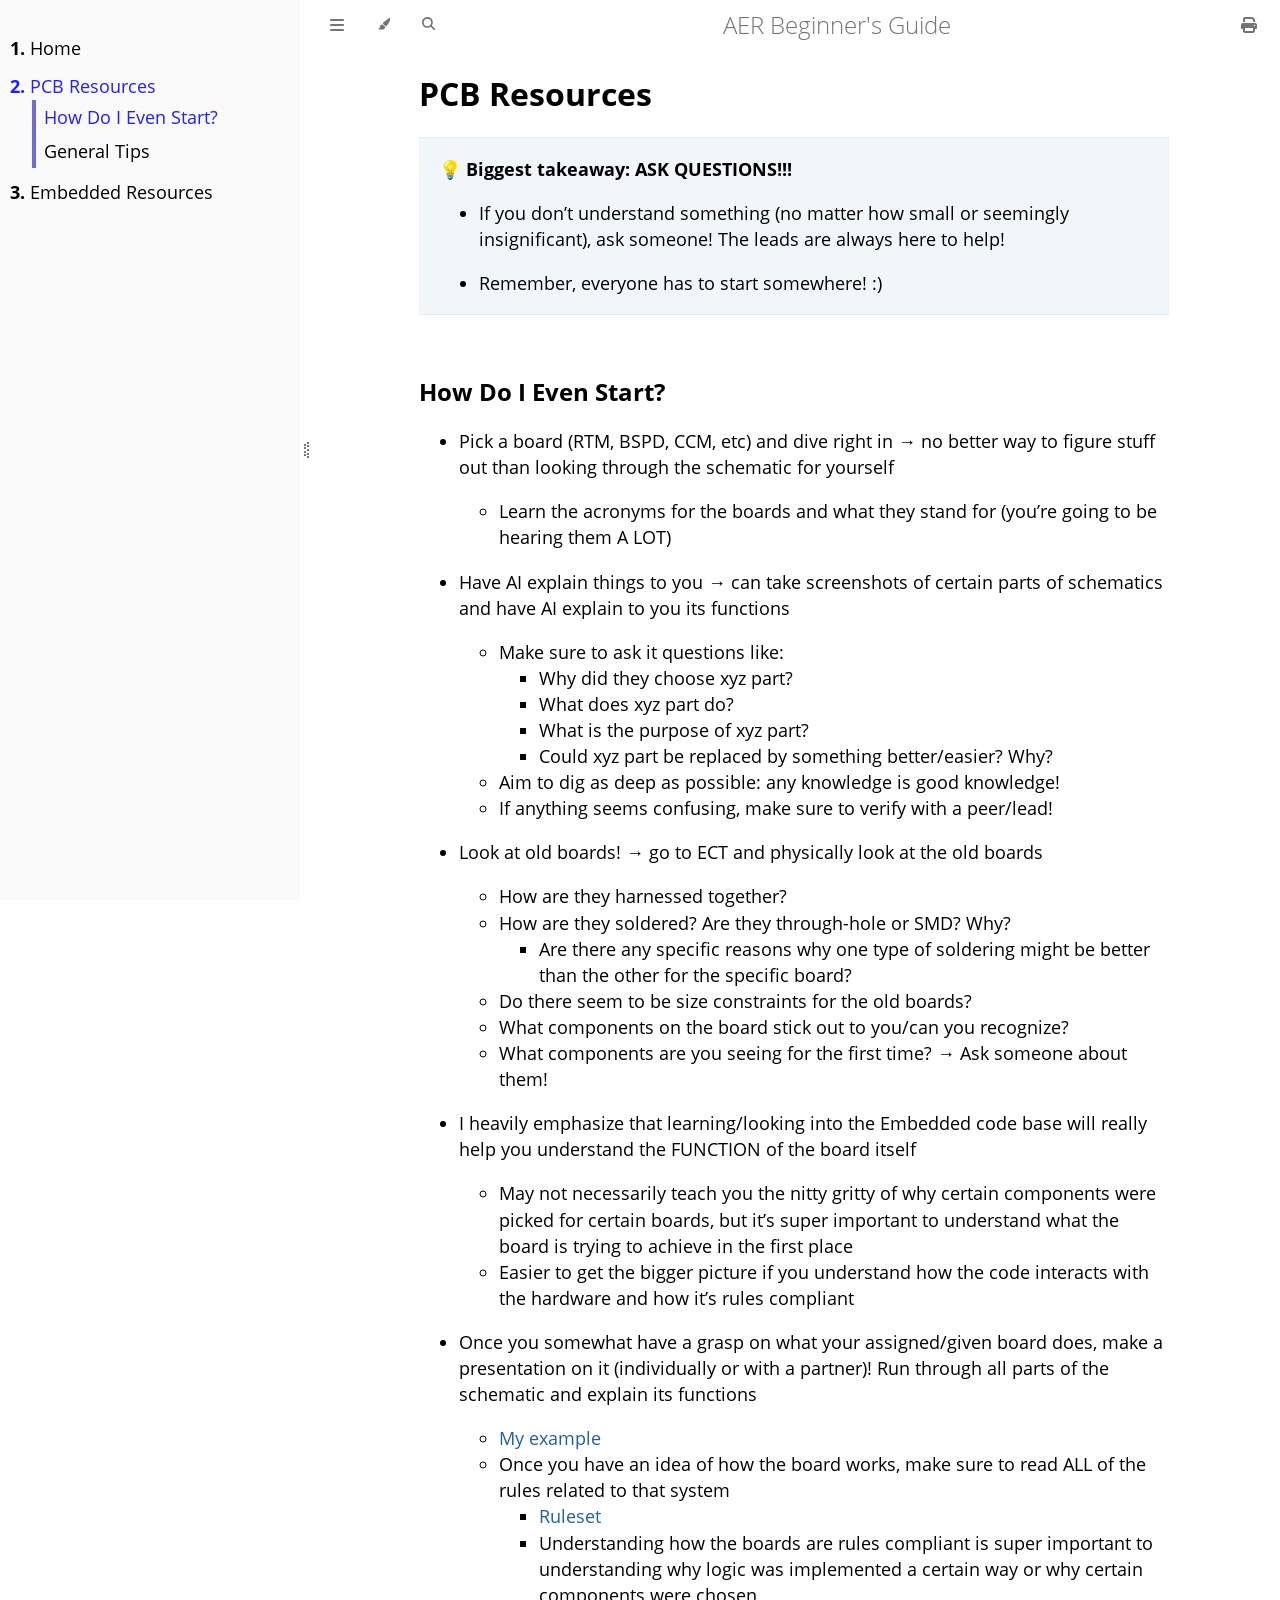
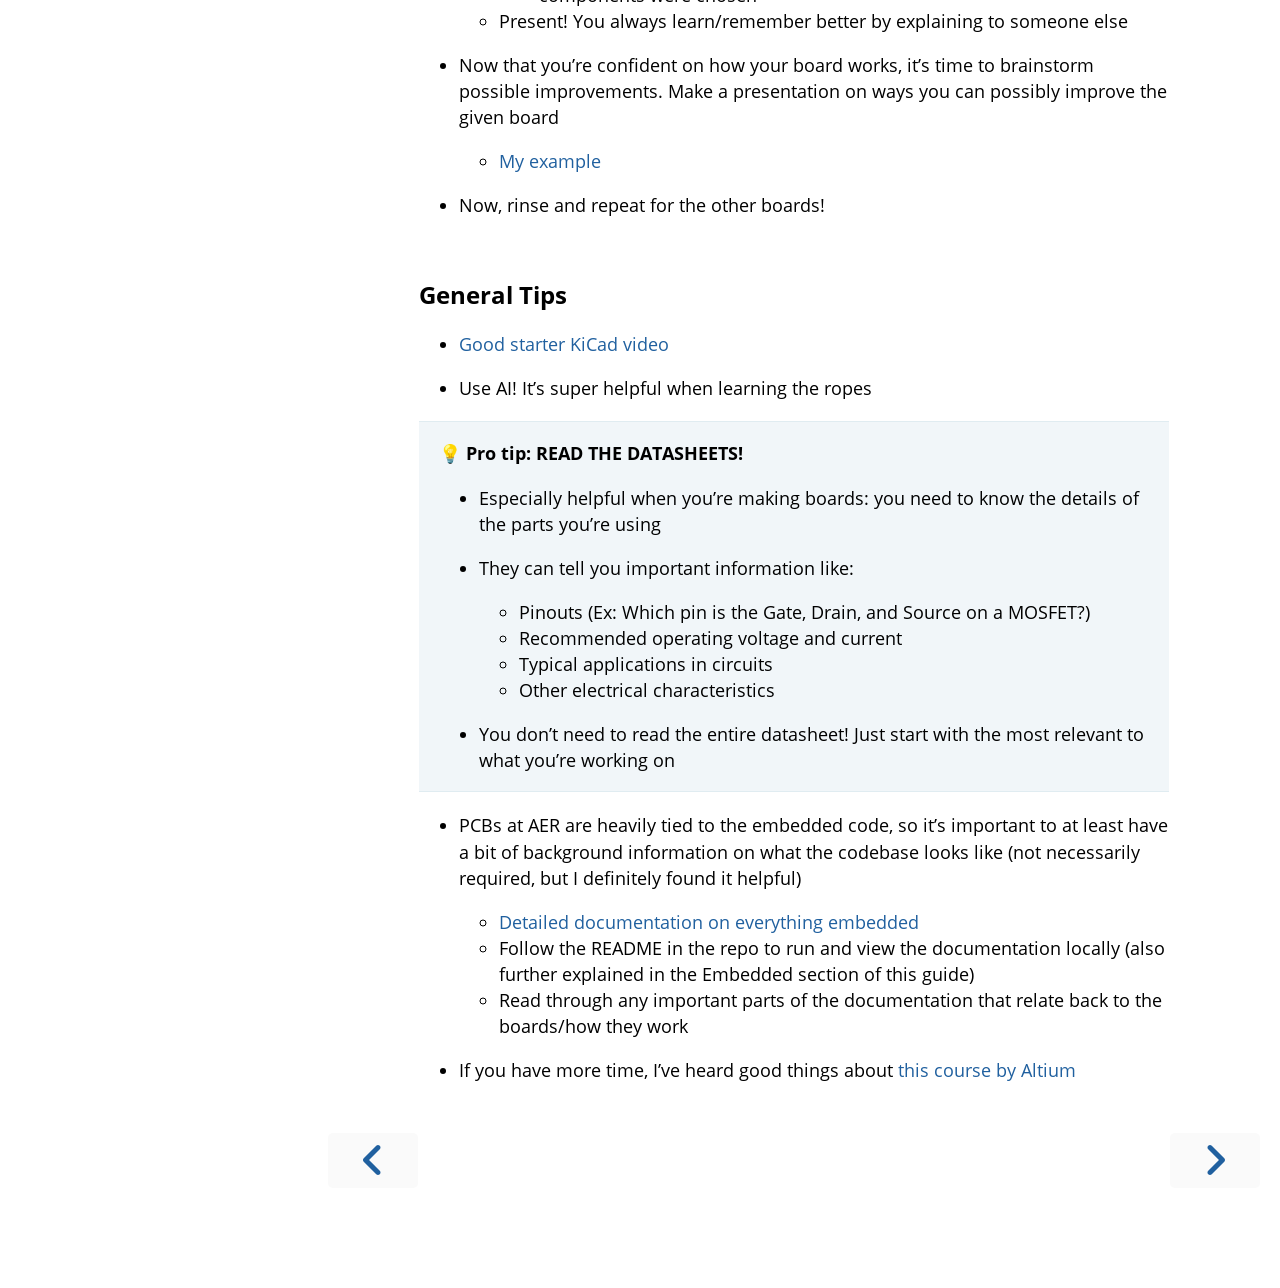
<file: book/pcb_resources.html>
<!DOCTYPE HTML>
<html lang="en" class="light sidebar-visible" dir="ltr">
    <head>
        <!-- Book generated using mdBook -->
        <meta charset="UTF-8">
        <title>PCB Resources - AER Beginner&#x27;s Guide</title>


        <!-- Custom HTML head -->

        <meta name="description" content="">
        <meta name="viewport" content="width=device-width, initial-scale=1">
        <meta name="theme-color" content="#ffffff">

        <link rel="icon" href="favicon-de23e50b.svg">
        <link rel="shortcut icon" href="favicon-8114d1fc.png">
        <link rel="stylesheet" href="css/variables-8adf115d.css">
        <link rel="stylesheet" href="css/general-2459343d.css">
        <link rel="stylesheet" href="css/chrome-ae938929.css">
        <link rel="stylesheet" href="css/print-9e4910d8.css" media="print">

        <!-- Fonts -->
        <link rel="stylesheet" href="fonts/fonts-9644e21d.css">

        <!-- Highlight.js Stylesheets -->
        <link rel="stylesheet" id="mdbook-highlight-css" href="highlight-493f70e1.css">
        <link rel="stylesheet" id="mdbook-tomorrow-night-css" href="tomorrow-night-4c0ae647.css">
        <link rel="stylesheet" id="mdbook-ayu-highlight-css" href="ayu-highlight-3fdfc3ac.css">

        <!-- Custom theme stylesheets -->
        <link rel="stylesheet" href="src/theme/custom-57e632ba.css">


        <!-- Provide site root and default themes to javascript -->
        <script>
            const path_to_root = "";
            const default_light_theme = "light";
            const default_dark_theme = "navy";
            window.path_to_searchindex_js = "searchindex-e817bb56.js";
        </script>
        <!-- Start loading toc.js asap -->
        <script src="toc-e9f2abea.js"></script>
    </head>
    <body>
    <div id="mdbook-help-container">
        <div id="mdbook-help-popup">
            <h2 class="mdbook-help-title">Keyboard shortcuts</h2>
            <div>
                <p>Press <kbd>←</kbd> or <kbd>→</kbd> to navigate between chapters</p>
                <p>Press <kbd>S</kbd> or <kbd>/</kbd> to search in the book</p>
                <p>Press <kbd>?</kbd> to show this help</p>
                <p>Press <kbd>Esc</kbd> to hide this help</p>
            </div>
        </div>
    </div>
    <div id="mdbook-body-container">
        <!-- Work around some values being stored in localStorage wrapped in quotes -->
        <script>
            try {
                let theme = localStorage.getItem('mdbook-theme');
                let sidebar = localStorage.getItem('mdbook-sidebar');

                if (theme.startsWith('"') && theme.endsWith('"')) {
                    localStorage.setItem('mdbook-theme', theme.slice(1, theme.length - 1));
                }

                if (sidebar.startsWith('"') && sidebar.endsWith('"')) {
                    localStorage.setItem('mdbook-sidebar', sidebar.slice(1, sidebar.length - 1));
                }
            } catch (e) { }
        </script>

        <!-- Set the theme before any content is loaded, prevents flash -->
        <script>
            const default_theme = window.matchMedia("(prefers-color-scheme: dark)").matches ? default_dark_theme : default_light_theme;
            let theme;
            try { theme = localStorage.getItem('mdbook-theme'); } catch(e) { }
            if (theme === null || theme === undefined) { theme = default_theme; }
            const html = document.documentElement;
            html.classList.remove('light')
            html.classList.add(theme);
            html.classList.add("js");
        </script>

        <input type="checkbox" id="mdbook-sidebar-toggle-anchor" class="hidden">

        <!-- Hide / unhide sidebar before it is displayed -->
        <script>
            let sidebar = null;
            const sidebar_toggle = document.getElementById("mdbook-sidebar-toggle-anchor");
            if (document.body.clientWidth >= 1080) {
                try { sidebar = localStorage.getItem('mdbook-sidebar'); } catch(e) { }
                sidebar = sidebar || 'visible';
            } else {
                sidebar = 'hidden';
                sidebar_toggle.checked = false;
            }
            if (sidebar === 'visible') {
                sidebar_toggle.checked = true;
            } else {
                html.classList.remove('sidebar-visible');
            }
        </script>

        <nav id="mdbook-sidebar" class="sidebar" aria-label="Table of contents">
            <!-- populated by js -->
            <mdbook-sidebar-scrollbox class="sidebar-scrollbox"></mdbook-sidebar-scrollbox>
            <noscript>
                <iframe class="sidebar-iframe-outer" src="toc.html"></iframe>
            </noscript>
            <div id="mdbook-sidebar-resize-handle" class="sidebar-resize-handle">
                <div class="sidebar-resize-indicator"></div>
            </div>
        </nav>

        <div id="mdbook-page-wrapper" class="page-wrapper">

            <div class="page">
                <div id="mdbook-menu-bar-hover-placeholder"></div>
                <div id="mdbook-menu-bar" class="menu-bar sticky">
                    <div class="left-buttons">
                        <label id="mdbook-sidebar-toggle" class="icon-button" for="mdbook-sidebar-toggle-anchor" title="Toggle Table of Contents" aria-label="Toggle Table of Contents" aria-controls="mdbook-sidebar">
                            <span class=fa-svg><svg xmlns="http://www.w3.org/2000/svg" viewBox="0 0 448 512"><!--! Font Awesome Free 6.2.0 by @fontawesome - https://fontawesome.com License - https://fontawesome.com/license/free (Icons: CC BY 4.0, Fonts: SIL OFL 1.1, Code: MIT License) Copyright 2022 Fonticons, Inc. --><path d="M0 96C0 78.3 14.3 64 32 64H416c17.7 0 32 14.3 32 32s-14.3 32-32 32H32C14.3 128 0 113.7 0 96zM0 256c0-17.7 14.3-32 32-32H416c17.7 0 32 14.3 32 32s-14.3 32-32 32H32c-17.7 0-32-14.3-32-32zM448 416c0 17.7-14.3 32-32 32H32c-17.7 0-32-14.3-32-32s14.3-32 32-32H416c17.7 0 32 14.3 32 32z"/></svg></span>
                        </label>
                        <button id="mdbook-theme-toggle" class="icon-button" type="button" title="Change theme" aria-label="Change theme" aria-haspopup="true" aria-expanded="false" aria-controls="mdbook-theme-list">
                            <span class=fa-svg><svg xmlns="http://www.w3.org/2000/svg" viewBox="0 0 576 512"><!--! Font Awesome Free 6.2.0 by @fontawesome - https://fontawesome.com License - https://fontawesome.com/license/free (Icons: CC BY 4.0, Fonts: SIL OFL 1.1, Code: MIT License) Copyright 2022 Fonticons, Inc. --><path d="M371.3 367.1c27.3-3.9 51.9-19.4 67.2-42.9L600.2 74.1c12.6-19.5 9.4-45.3-7.6-61.2S549.7-4.4 531.1 9.6L294.4 187.2c-24 18-38.2 46.1-38.4 76.1L371.3 367.1zm-19.6 25.4l-116-104.4C175.9 290.3 128 339.6 128 400c0 3.9 .2 7.8 .6 11.6c1.8 17.5-10.2 36.4-27.8 36.4H96c-17.7 0-32 14.3-32 32s14.3 32 32 32H240c61.9 0 112-50.1 112-112c0-2.5-.1-5-.2-7.5z"/></svg></span>
                        </button>
                        <ul id="mdbook-theme-list" class="theme-popup" aria-label="Themes" role="menu">
                            <li role="none"><button role="menuitem" class="theme" id="mdbook-theme-default_theme">Auto</button></li>
                            <li role="none"><button role="menuitem" class="theme" id="mdbook-theme-light">Light</button></li>
                            <li role="none"><button role="menuitem" class="theme" id="mdbook-theme-rust">Rust</button></li>
                            <li role="none"><button role="menuitem" class="theme" id="mdbook-theme-coal">Coal</button></li>
                            <li role="none"><button role="menuitem" class="theme" id="mdbook-theme-navy">Navy</button></li>
                            <li role="none"><button role="menuitem" class="theme" id="mdbook-theme-ayu">Ayu</button></li>
                        </ul>
                        <button id="mdbook-search-toggle" class="icon-button" type="button" title="Search (`/`)" aria-label="Toggle Searchbar" aria-expanded="false" aria-keyshortcuts="/ s" aria-controls="mdbook-searchbar">
                            <span class=fa-svg><svg xmlns="http://www.w3.org/2000/svg" viewBox="0 0 512 512"><!--! Font Awesome Free 6.2.0 by @fontawesome - https://fontawesome.com License - https://fontawesome.com/license/free (Icons: CC BY 4.0, Fonts: SIL OFL 1.1, Code: MIT License) Copyright 2022 Fonticons, Inc. --><path d="M416 208c0 45.9-14.9 88.3-40 122.7L502.6 457.4c12.5 12.5 12.5 32.8 0 45.3s-32.8 12.5-45.3 0L330.7 376c-34.4 25.2-76.8 40-122.7 40C93.1 416 0 322.9 0 208S93.1 0 208 0S416 93.1 416 208zM208 352c79.5 0 144-64.5 144-144s-64.5-144-144-144S64 128.5 64 208s64.5 144 144 144z"/></svg></span>
                        </button>
                    </div>

                    <h1 class="menu-title">AER Beginner&#x27;s Guide</h1>

                    <div class="right-buttons">
                        <a href="print.html" title="Print this book" aria-label="Print this book">
                            <span class=fa-svg id="print-button"><svg xmlns="http://www.w3.org/2000/svg" viewBox="0 0 512 512"><!--! Font Awesome Free 6.2.0 by @fontawesome - https://fontawesome.com License - https://fontawesome.com/license/free (Icons: CC BY 4.0, Fonts: SIL OFL 1.1, Code: MIT License) Copyright 2022 Fonticons, Inc. --><path d="M128 0C92.7 0 64 28.7 64 64v96h64V64H354.7L384 93.3V160h64V93.3c0-17-6.7-33.3-18.7-45.3L400 18.7C388 6.7 371.7 0 354.7 0H128zM384 352v32 64H128V384 368 352H384zm64 32h32c17.7 0 32-14.3 32-32V256c0-35.3-28.7-64-64-64H64c-35.3 0-64 28.7-64 64v96c0 17.7 14.3 32 32 32H64v64c0 35.3 28.7 64 64 64H384c35.3 0 64-28.7 64-64V384zm-16-88c-13.3 0-24-10.7-24-24s10.7-24 24-24s24 10.7 24 24s-10.7 24-24 24z"/></svg></span>
                        </a>

                    </div>
                </div>

                <div id="mdbook-search-wrapper" class="hidden">
                    <form id="mdbook-searchbar-outer" class="searchbar-outer">
                        <div class="search-wrapper">
                            <input type="search" id="mdbook-searchbar" name="searchbar" placeholder="Search this book ..." aria-controls="mdbook-searchresults-outer" aria-describedby="searchresults-header">
                            <div class="spinner-wrapper">
                                <span class=fa-svg id="fa-spin"><svg xmlns="http://www.w3.org/2000/svg" viewBox="0 0 512 512"><!--! Font Awesome Free 6.2.0 by @fontawesome - https://fontawesome.com License - https://fontawesome.com/license/free (Icons: CC BY 4.0, Fonts: SIL OFL 1.1, Code: MIT License) Copyright 2022 Fonticons, Inc. --><path d="M304 48c0-26.5-21.5-48-48-48s-48 21.5-48 48s21.5 48 48 48s48-21.5 48-48zm0 416c0-26.5-21.5-48-48-48s-48 21.5-48 48s21.5 48 48 48s48-21.5 48-48zM48 304c26.5 0 48-21.5 48-48s-21.5-48-48-48s-48 21.5-48 48s21.5 48 48 48zm464-48c0-26.5-21.5-48-48-48s-48 21.5-48 48s21.5 48 48 48s48-21.5 48-48zM142.9 437c18.7-18.7 18.7-49.1 0-67.9s-49.1-18.7-67.9 0s-18.7 49.1 0 67.9s49.1 18.7 67.9 0zm0-294.2c18.7-18.7 18.7-49.1 0-67.9S93.7 56.2 75 75s-18.7 49.1 0 67.9s49.1 18.7 67.9 0zM369.1 437c18.7 18.7 49.1 18.7 67.9 0s18.7-49.1 0-67.9s-49.1-18.7-67.9 0s-18.7 49.1 0 67.9z"/></svg></span>
                            </div>
                        </div>
                    </form>
                    <div id="mdbook-searchresults-outer" class="searchresults-outer hidden">
                        <div id="mdbook-searchresults-header" class="searchresults-header"></div>
                        <ul id="mdbook-searchresults">
                        </ul>
                    </div>
                </div>

                <!-- Apply ARIA attributes after the sidebar and the sidebar toggle button are added to the DOM -->
                <script>
                    document.getElementById('mdbook-sidebar-toggle').setAttribute('aria-expanded', sidebar === 'visible');
                    document.getElementById('mdbook-sidebar').setAttribute('aria-hidden', sidebar !== 'visible');
                    Array.from(document.querySelectorAll('#mdbook-sidebar a')).forEach(function(link) {
                        link.setAttribute('tabIndex', sidebar === 'visible' ? 0 : -1);
                    });
                </script>

                <div id="mdbook-content" class="content">
                    <main>
                        <h1 id="pcb-resources"><a class="header" href="#pcb-resources">PCB Resources</a></h1>
<blockquote>
<p><strong>💡 Biggest takeaway: ASK QUESTIONS!!!</strong></p>
<ul>
<li>
<p>If you don’t understand something (no matter how small or seemingly insignificant), ask someone! The leads are always here to help!</p>
</li>
<li>
<p>Remember, everyone has to start somewhere! :)</p>
</li>
</ul>
</blockquote>
<h2 id="how-do-i-even-start"><a class="header" href="#how-do-i-even-start">How Do I Even Start?</a></h2>
<ul>
<li>
<p>Pick a board (RTM, BSPD, CCM, etc) and dive right in → no better way to figure stuff out than looking through the schematic for yourself</p>
<ul>
<li>Learn the acronyms for the boards and what they stand for (you’re going to be hearing them A LOT)</li>
</ul>
</li>
<li>
<p>Have AI explain things to you → can take screenshots of certain parts of schematics and have AI explain to you its functions</p>
<ul>
<li>Make sure to ask it questions like:
<ul>
<li>Why did they choose xyz part?</li>
<li>What does xyz part do?</li>
<li>What is the purpose of xyz part?</li>
<li>Could xyz part be replaced by something better/easier? Why?</li>
</ul>
</li>
<li>Aim to dig as deep as possible: any knowledge is good knowledge!</li>
<li>If anything seems confusing, make sure to verify with a peer/lead!</li>
</ul>
</li>
<li>
<p>Look at old boards! → go to ECT and physically look at the old boards</p>
<ul>
<li>How are they harnessed together?</li>
<li>How are they soldered? Are they through-hole or SMD? Why?
<ul>
<li>Are there any specific reasons why one type of soldering might be better than the other for the specific board?</li>
</ul>
</li>
<li>Do there seem to be size constraints for the old boards?</li>
<li>What components on the board stick out to you/can you recognize?</li>
<li>What components are you seeing for the first time? → Ask someone about them!</li>
</ul>
</li>
<li>
<p>I heavily emphasize that learning/looking into the Embedded code base will really help you understand the FUNCTION of the board itself</p>
<ul>
<li>May not necessarily teach you the nitty gritty of why certain components were picked for certain boards, but it’s super important to understand what the board is trying to achieve in the first place</li>
<li>Easier to get the bigger picture if you understand how the code interacts with the hardware and how it’s rules compliant</li>
</ul>
</li>
<li>
<p>Once you somewhat have a grasp on what your assigned/given board does, make a presentation on it (individually or with a partner)! Run through all parts of the schematic and explain its functions</p>
<ul>
<li><a href="https://docs.google.com/presentation/d/1mx0g-cAfGusMjqLGmFd5wtbL-ejqtgY_k79ct8G-RjY/edit?usp=sharing">My example</a></li>
<li>Once you have an idea of how the board works, make sure to read ALL of the rules related to that system
<ul>
<li><a href="https://www.fsaeonline.com/cdsweb/gen/documentresources.aspx">Ruleset</a></li>
<li>Understanding how the boards are rules compliant is super important to understanding why logic was implemented a certain way or why certain components were chosen</li>
</ul>
</li>
<li>Present! You always learn/remember better by explaining to someone else</li>
</ul>
</li>
<li>
<p>Now that you’re confident on how your board works, it’s time to brainstorm possible improvements. Make a presentation on ways you can possibly improve the given board</p>
<ul>
<li><a href="https://docs.google.com/presentation/d/1NY_Lc-AJDH_oXvvpEkqkMn0eifhq0QqDiTz7k-_WDgE/edit?usp=sharing">My example</a></li>
</ul>
</li>
<li>
<p>Now, rinse and repeat for the other boards!</p>
</li>
</ul>
<h2 id="general-tips"><a class="header" href="#general-tips">General Tips</a></h2>
<ul>
<li>
<p><a href="https://www.youtube.com/watch?v=3FGNw28xBr0">Good starter KiCad video</a></p>
</li>
<li>
<p>Use AI! It’s super helpful when learning the ropes</p>
</li>
</ul>
<blockquote>
<p><strong>💡 Pro tip: READ THE DATASHEETS!</strong></p>
<ul>
<li>
<p>Especially helpful when you’re making boards: you need to know the details of the parts you’re using</p>
</li>
<li>
<p>They can tell you important information like:</p>
<ul>
<li>Pinouts (Ex: Which pin is the Gate, Drain, and Source on a MOSFET?)</li>
<li>Recommended operating voltage and current</li>
<li>Typical applications in circuits</li>
<li>Other electrical characteristics</li>
</ul>
</li>
<li>
<p>You don’t need to read the entire datasheet! Just start with the most relevant to what you’re working on</p>
</li>
</ul>
</blockquote>
<ul>
<li>
<p>PCBs at AER are heavily tied to the embedded code, so it’s important to at least have a bit of background information on what the codebase looks like (not necessarily required, but I definitely found it helpful)</p>
<ul>
<li><a href="https://github.com/Anteater-Electric-Racing/aer-documentation">Detailed documentation on everything embedded</a></li>
<li>Follow the README in the repo to run and view the documentation locally (also further explained in the Embedded section of this guide)</li>
<li>Read through any important parts of the documentation that relate back to the boards/how they work</li>
</ul>
</li>
<li>
<p>If you have more time, I’ve heard good things about <a href="https://education.altium.com/p/unit-1-introduction-to-pcb-design">this course by Altium</a></p>
</li>
</ul>

                    </main>

                    <nav class="nav-wrapper" aria-label="Page navigation">
                        <!-- Mobile navigation buttons -->
                            <a rel="prev" href="introduction.html" class="mobile-nav-chapters previous" title="Previous chapter" aria-label="Previous chapter" aria-keyshortcuts="Left">
                                <span class=fa-svg><svg xmlns="http://www.w3.org/2000/svg" viewBox="0 0 320 512"><!--! Font Awesome Free 6.2.0 by @fontawesome - https://fontawesome.com License - https://fontawesome.com/license/free (Icons: CC BY 4.0, Fonts: SIL OFL 1.1, Code: MIT License) Copyright 2022 Fonticons, Inc. --><path d="M41.4 233.4c-12.5 12.5-12.5 32.8 0 45.3l160 160c12.5 12.5 32.8 12.5 45.3 0s12.5-32.8 0-45.3L109.3 256 246.6 118.6c12.5-12.5 12.5-32.8 0-45.3s-32.8-12.5-45.3 0l-160 160z"/></svg></span>
                            </a>

                            <a rel="next prefetch" href="embedded_resources.html" class="mobile-nav-chapters next" title="Next chapter" aria-label="Next chapter" aria-keyshortcuts="Right">
                                <span class=fa-svg><svg xmlns="http://www.w3.org/2000/svg" viewBox="0 0 320 512"><!--! Font Awesome Free 6.2.0 by @fontawesome - https://fontawesome.com License - https://fontawesome.com/license/free (Icons: CC BY 4.0, Fonts: SIL OFL 1.1, Code: MIT License) Copyright 2022 Fonticons, Inc. --><path d="M278.6 233.4c12.5 12.5 12.5 32.8 0 45.3l-160 160c-12.5 12.5-32.8 12.5-45.3 0s-12.5-32.8 0-45.3L210.7 256 73.4 118.6c-12.5-12.5-12.5-32.8 0-45.3s32.8-12.5 45.3 0l160 160z"/></svg></span>
                            </a>

                        <div style="clear: both"></div>
                    </nav>
                </div>
            </div>

            <nav class="nav-wide-wrapper" aria-label="Page navigation">
                    <a rel="prev" href="introduction.html" class="nav-chapters previous" title="Previous chapter" aria-label="Previous chapter" aria-keyshortcuts="Left">
                        <span class=fa-svg><svg xmlns="http://www.w3.org/2000/svg" viewBox="0 0 320 512"><!--! Font Awesome Free 6.2.0 by @fontawesome - https://fontawesome.com License - https://fontawesome.com/license/free (Icons: CC BY 4.0, Fonts: SIL OFL 1.1, Code: MIT License) Copyright 2022 Fonticons, Inc. --><path d="M41.4 233.4c-12.5 12.5-12.5 32.8 0 45.3l160 160c12.5 12.5 32.8 12.5 45.3 0s12.5-32.8 0-45.3L109.3 256 246.6 118.6c12.5-12.5 12.5-32.8 0-45.3s-32.8-12.5-45.3 0l-160 160z"/></svg></span>
                    </a>

                    <a rel="next prefetch" href="embedded_resources.html" class="nav-chapters next" title="Next chapter" aria-label="Next chapter" aria-keyshortcuts="Right">
                        <span class=fa-svg><svg xmlns="http://www.w3.org/2000/svg" viewBox="0 0 320 512"><!--! Font Awesome Free 6.2.0 by @fontawesome - https://fontawesome.com License - https://fontawesome.com/license/free (Icons: CC BY 4.0, Fonts: SIL OFL 1.1, Code: MIT License) Copyright 2022 Fonticons, Inc. --><path d="M278.6 233.4c12.5 12.5 12.5 32.8 0 45.3l-160 160c-12.5 12.5-32.8 12.5-45.3 0s-12.5-32.8 0-45.3L210.7 256 73.4 118.6c-12.5-12.5-12.5-32.8 0-45.3s32.8-12.5 45.3 0l160 160z"/></svg></span>
                    </a>
            </nav>

        </div>

        <template id=fa-eye><span class=fa-svg><svg xmlns="http://www.w3.org/2000/svg" viewBox="0 0 576 512"><!--! Font Awesome Free 6.2.0 by @fontawesome - https://fontawesome.com License - https://fontawesome.com/license/free (Icons: CC BY 4.0, Fonts: SIL OFL 1.1, Code: MIT License) Copyright 2022 Fonticons, Inc. --><path d="M288 32c-80.8 0-145.5 36.8-192.6 80.6C48.6 156 17.3 208 2.5 243.7c-3.3 7.9-3.3 16.7 0 24.6C17.3 304 48.6 356 95.4 399.4C142.5 443.2 207.2 480 288 480s145.5-36.8 192.6-80.6c46.8-43.5 78.1-95.4 93-131.1c3.3-7.9 3.3-16.7 0-24.6c-14.9-35.7-46.2-87.7-93-131.1C433.5 68.8 368.8 32 288 32zM432 256c0 79.5-64.5 144-144 144s-144-64.5-144-144s64.5-144 144-144s144 64.5 144 144zM288 192c0 35.3-28.7 64-64 64c-11.5 0-22.3-3-31.6-8.4c-.2 2.8-.4 5.5-.4 8.4c0 53 43 96 96 96s96-43 96-96s-43-96-96-96c-2.8 0-5.6 .1-8.4 .4c5.3 9.3 8.4 20.1 8.4 31.6z"/></svg></span></template>
        <template id=fa-eye-slash><span class=fa-svg><svg xmlns="http://www.w3.org/2000/svg" viewBox="0 0 640 512"><!--! Font Awesome Free 6.2.0 by @fontawesome - https://fontawesome.com License - https://fontawesome.com/license/free (Icons: CC BY 4.0, Fonts: SIL OFL 1.1, Code: MIT License) Copyright 2022 Fonticons, Inc. --><path d="M38.8 5.1C28.4-3.1 13.3-1.2 5.1 9.2S-1.2 34.7 9.2 42.9l592 464c10.4 8.2 25.5 6.3 33.7-4.1s6.3-25.5-4.1-33.7L525.6 386.7c39.6-40.6 66.4-86.1 79.9-118.4c3.3-7.9 3.3-16.7 0-24.6c-14.9-35.7-46.2-87.7-93-131.1C465.5 68.8 400.8 32 320 32c-68.2 0-125 26.3-169.3 60.8L38.8 5.1zM223.1 149.5C248.6 126.2 282.7 112 320 112c79.5 0 144 64.5 144 144c0 24.9-6.3 48.3-17.4 68.7L408 294.5c5.2-11.8 8-24.8 8-38.5c0-53-43-96-96-96c-2.8 0-5.6 .1-8.4 .4c5.3 9.3 8.4 20.1 8.4 31.6c0 10.2-2.4 19.8-6.6 28.3l-90.3-70.8zm223.1 298L373 389.9c-16.4 6.5-34.3 10.1-53 10.1c-79.5 0-144-64.5-144-144c0-6.9 .5-13.6 1.4-20.2L83.1 161.5C60.3 191.2 44 220.8 34.5 243.7c-3.3 7.9-3.3 16.7 0 24.6c14.9 35.7 46.2 87.7 93 131.1C174.5 443.2 239.2 480 320 480c47.8 0 89.9-12.9 126.2-32.5z"/></svg></span></template>
        <template id=fa-copy><span class=fa-svg><svg xmlns="http://www.w3.org/2000/svg" viewBox="0 0 512 512"><!--! Font Awesome Free 6.2.0 by @fontawesome - https://fontawesome.com License - https://fontawesome.com/license/free (Icons: CC BY 4.0, Fonts: SIL OFL 1.1, Code: MIT License) Copyright 2022 Fonticons, Inc. --><path d="M502.6 70.63l-61.25-61.25C435.4 3.371 427.2 0 418.7 0H255.1c-35.35 0-64 28.66-64 64l.0195 256C192 355.4 220.7 384 256 384h192c35.2 0 64-28.8 64-64V93.25C512 84.77 508.6 76.63 502.6 70.63zM464 320c0 8.836-7.164 16-16 16H255.1c-8.838 0-16-7.164-16-16L239.1 64.13c0-8.836 7.164-16 16-16h128L384 96c0 17.67 14.33 32 32 32h47.1V320zM272 448c0 8.836-7.164 16-16 16H63.1c-8.838 0-16-7.164-16-16L47.98 192.1c0-8.836 7.164-16 16-16H160V128H63.99c-35.35 0-64 28.65-64 64l.0098 256C.002 483.3 28.66 512 64 512h192c35.2 0 64-28.8 64-64v-32h-47.1L272 448z"/></svg></span></template>
        <template id=fa-play><span class=fa-svg><svg xmlns="http://www.w3.org/2000/svg" viewBox="0 0 384 512"><!--! Font Awesome Free 6.2.0 by @fontawesome - https://fontawesome.com License - https://fontawesome.com/license/free (Icons: CC BY 4.0, Fonts: SIL OFL 1.1, Code: MIT License) Copyright 2022 Fonticons, Inc. --><path d="M73 39c-14.8-9.1-33.4-9.4-48.5-.9S0 62.6 0 80V432c0 17.4 9.4 33.4 24.5 41.9s33.7 8.1 48.5-.9L361 297c14.3-8.7 23-24.2 23-41s-8.7-32.2-23-41L73 39z"/></svg></span></template>
        <template id=fa-clock-rotate-left><span class=fa-svg><svg xmlns="http://www.w3.org/2000/svg" viewBox="0 0 512 512"><!--! Font Awesome Free 6.2.0 by @fontawesome - https://fontawesome.com License - https://fontawesome.com/license/free (Icons: CC BY 4.0, Fonts: SIL OFL 1.1, Code: MIT License) Copyright 2022 Fonticons, Inc. --><path d="M75 75L41 41C25.9 25.9 0 36.6 0 57.9V168c0 13.3 10.7 24 24 24H134.1c21.4 0 32.1-25.9 17-41l-30.8-30.8C155 85.5 203 64 256 64c106 0 192 86 192 192s-86 192-192 192c-40.8 0-78.6-12.7-109.7-34.4c-14.5-10.1-34.4-6.6-44.6 7.9s-6.6 34.4 7.9 44.6C151.2 495 201.7 512 256 512c141.4 0 256-114.6 256-256S397.4 0 256 0C185.3 0 121.3 28.7 75 75zm181 53c-13.3 0-24 10.7-24 24V256c0 6.4 2.5 12.5 7 17l72 72c9.4 9.4 24.6 9.4 33.9 0s9.4-24.6 0-33.9l-65-65V152c0-13.3-10.7-24-24-24z"/></svg></span></template>

        <!-- Livereload script (if served using the cli tool) -->
        <script>
            const wsProtocol = location.protocol === 'https:' ? 'wss:' : 'ws:';
            const wsAddress = wsProtocol + "//" + location.host + "/" + "__livereload";
            const socket = new WebSocket(wsAddress);
            socket.onmessage = function (event) {
                if (event.data === "reload") {
                    socket.close();
                    location.reload();
                }
            };

            window.onbeforeunload = function() {
                socket.close();
            }
        </script>


        <script>
            window.playground_copyable = true;
        </script>


        <script src="elasticlunr-ef4e11c1.min.js"></script>
        <script src="mark-09e88c2c.min.js"></script>
        <script src="searcher-c2a407aa.js"></script>

        <script src="clipboard-1626706a.min.js"></script>
        <script src="highlight-abc7f01d.js"></script>
        <script src="book-a0b12cfe.js"></script>

        <!-- Custom JS scripts -->



    </div>
    </body>
</html>
</file>
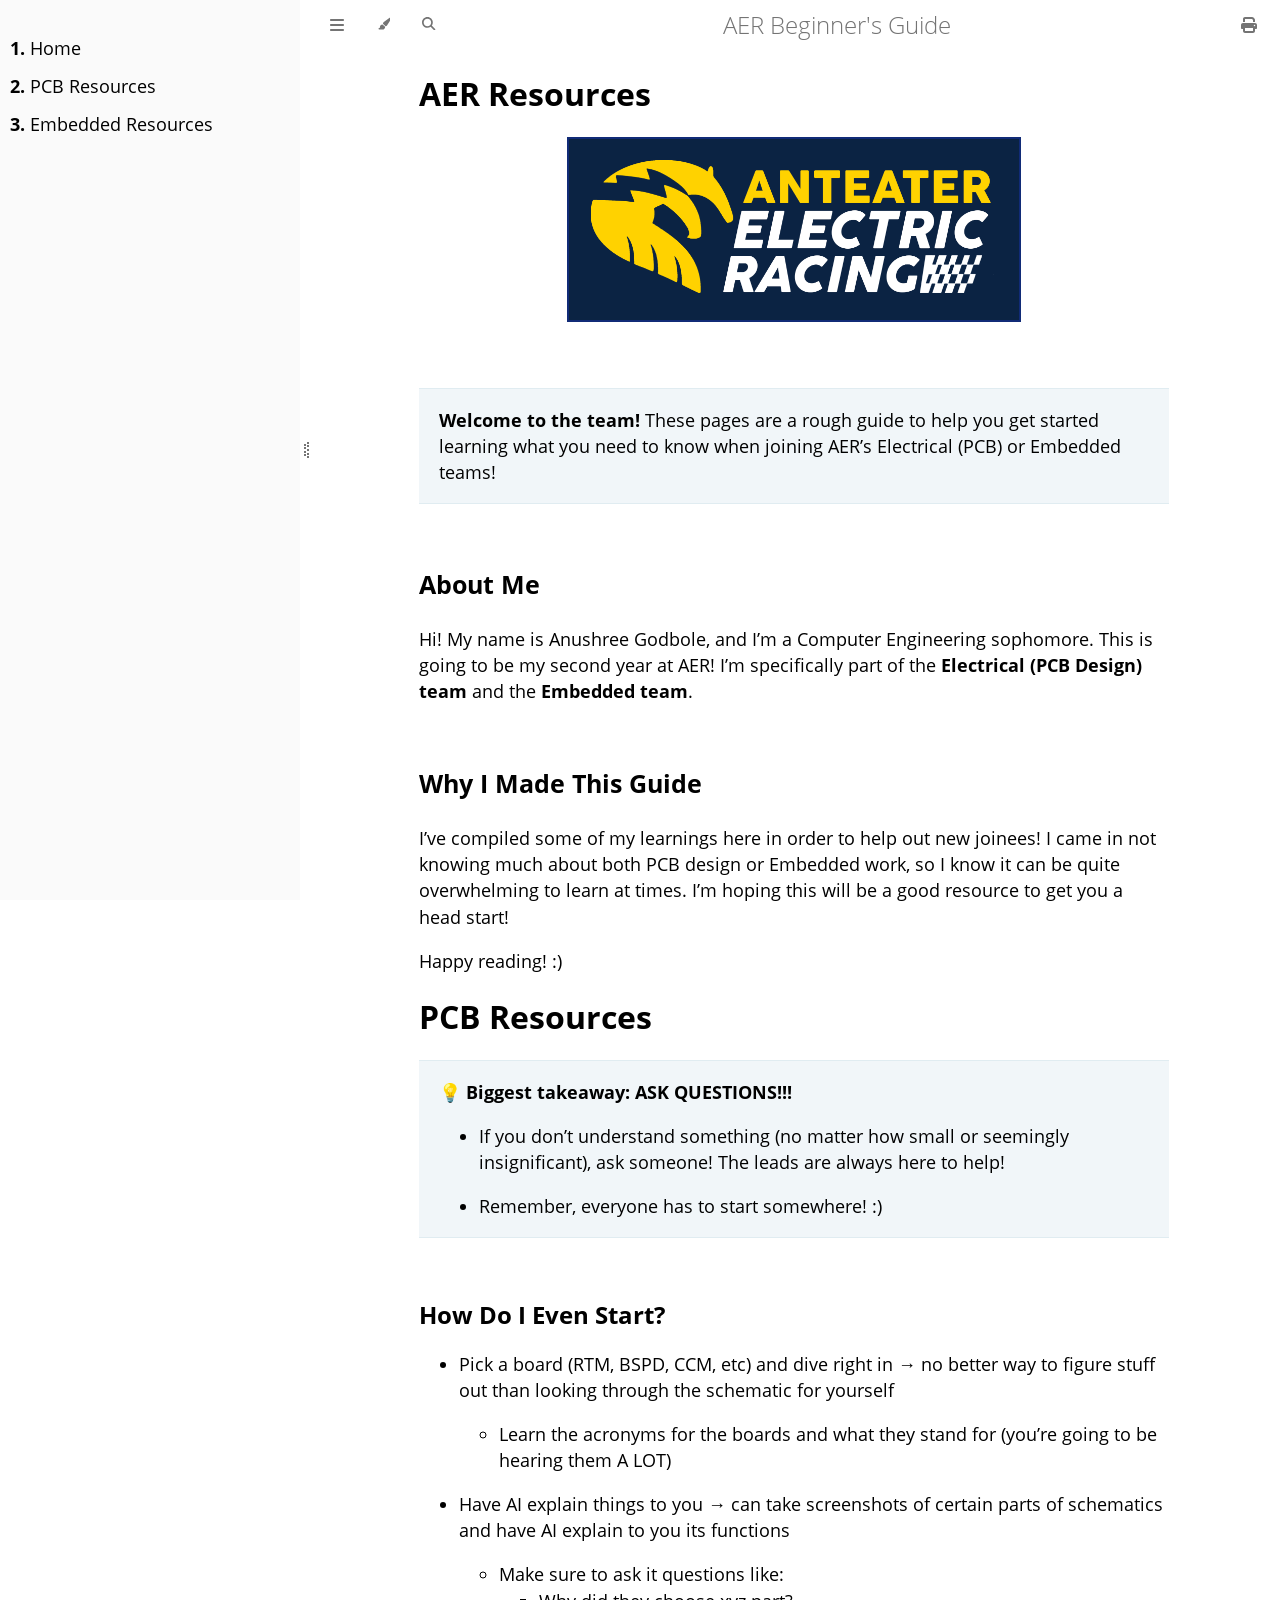
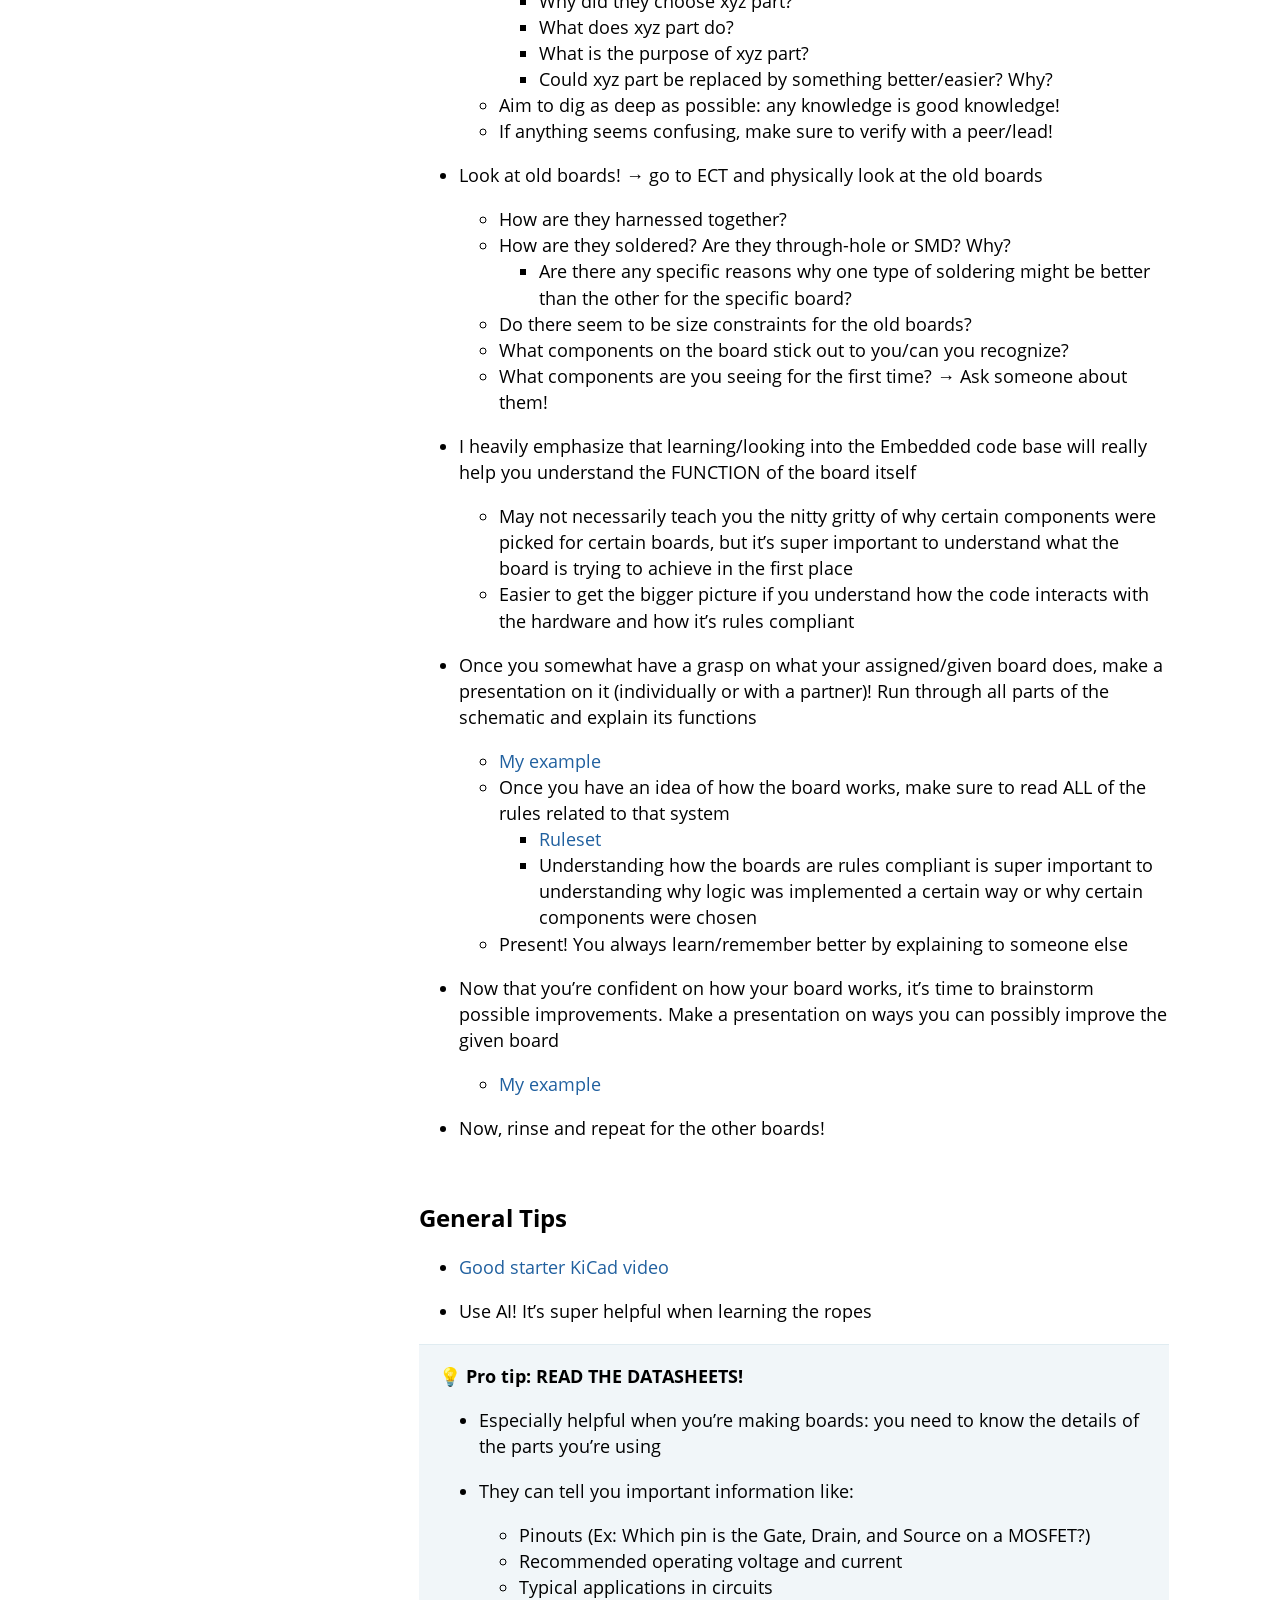
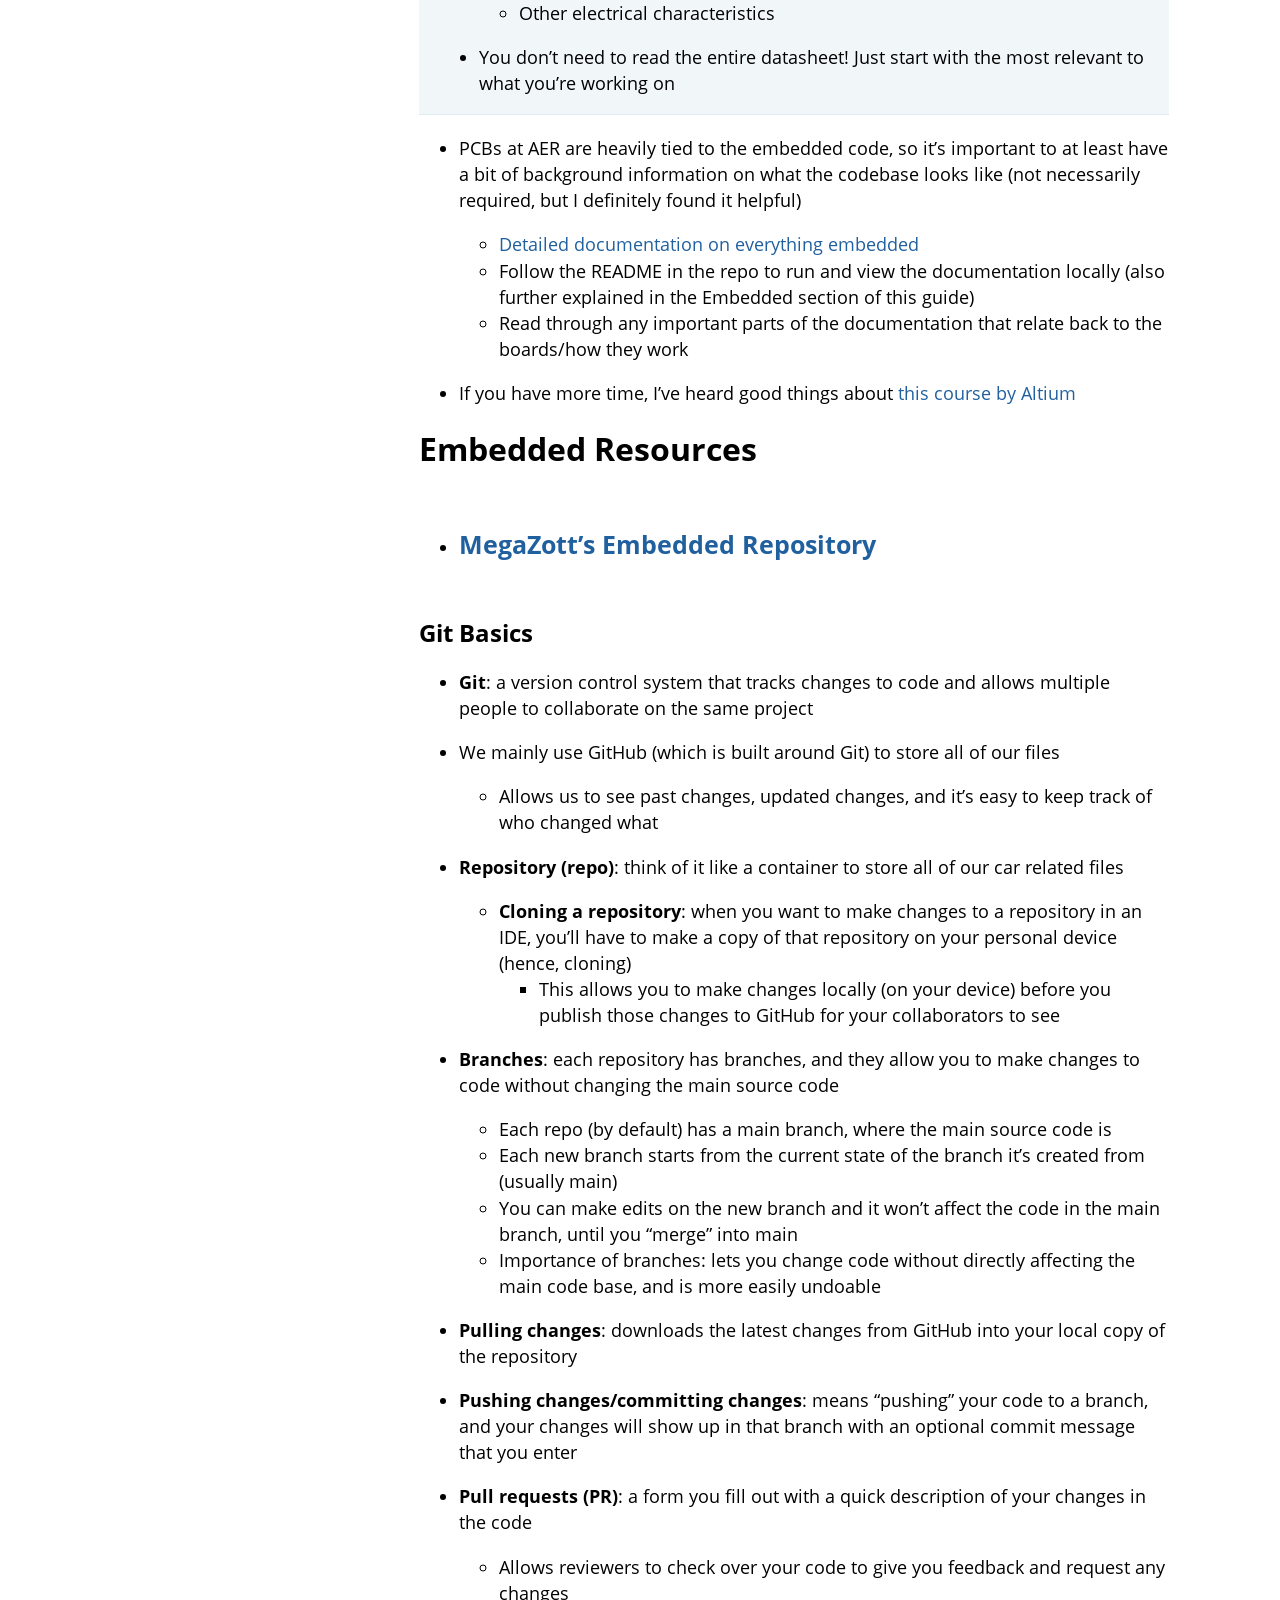
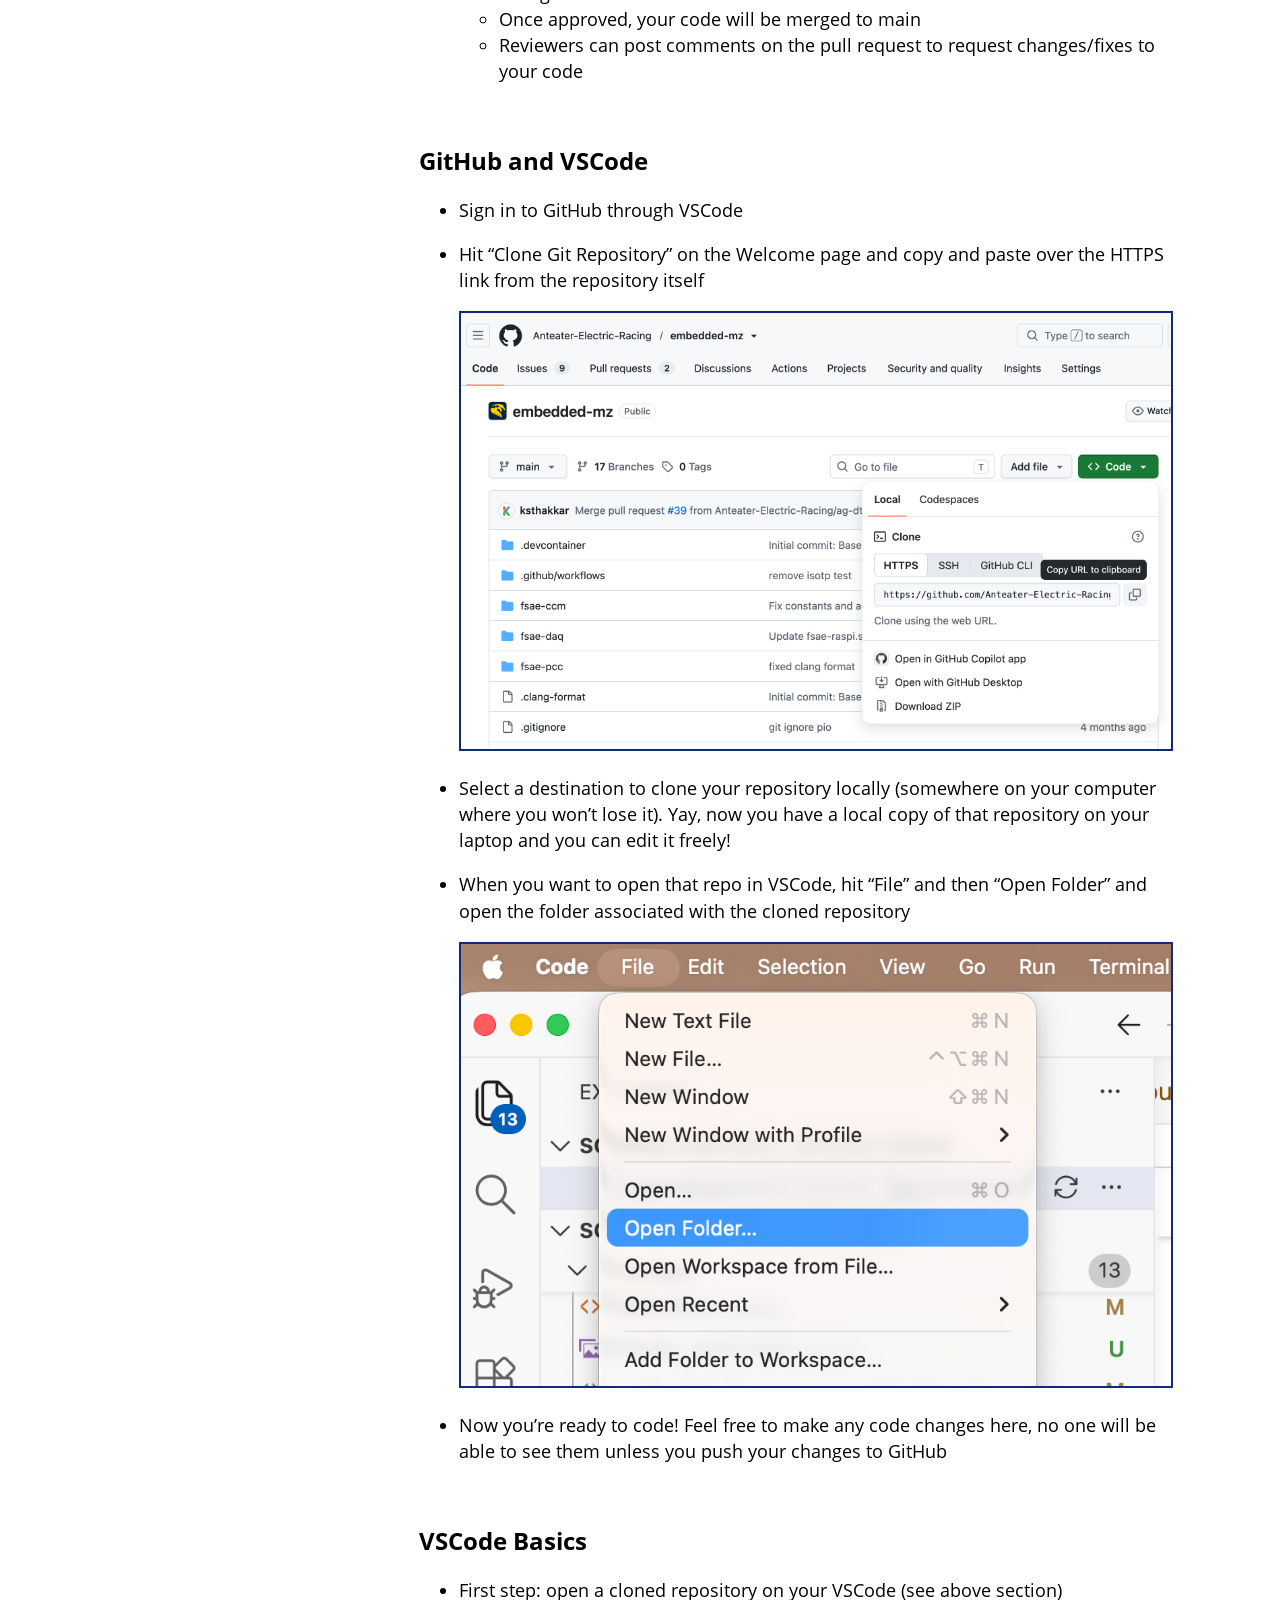
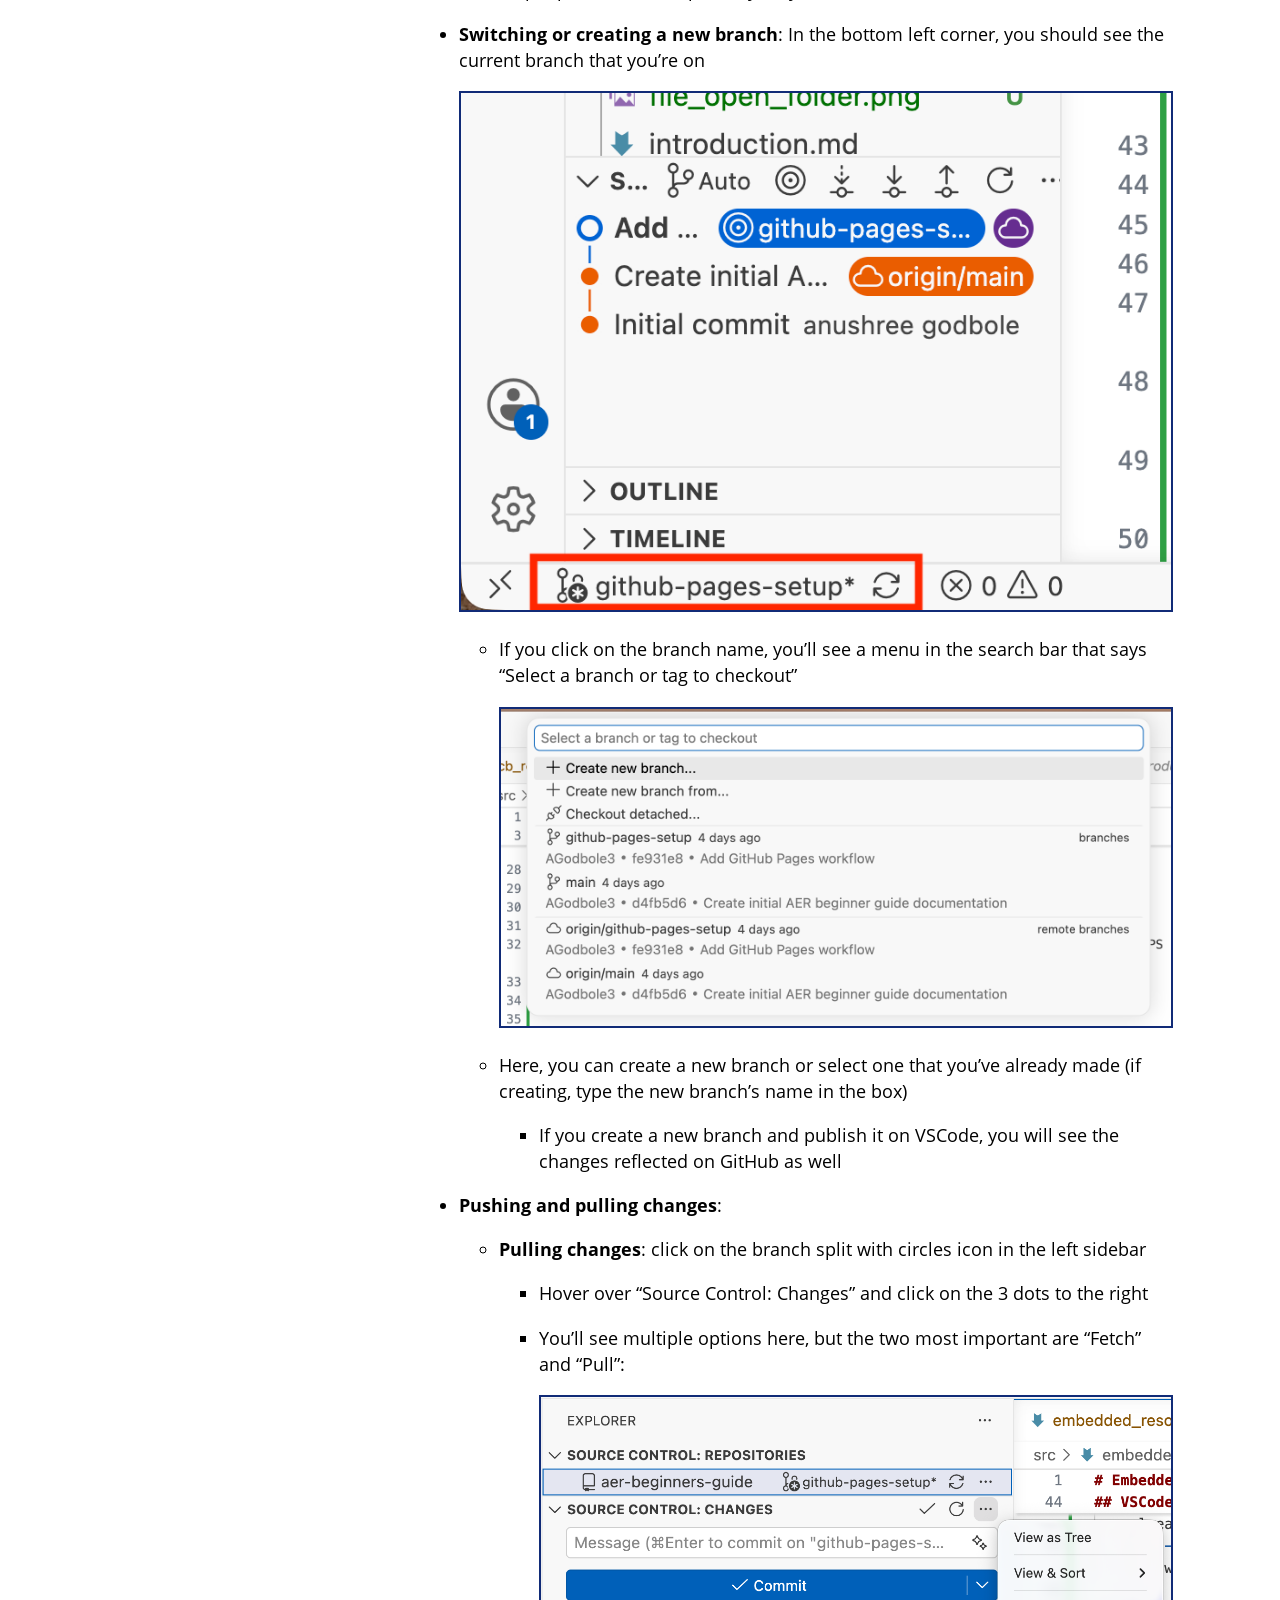
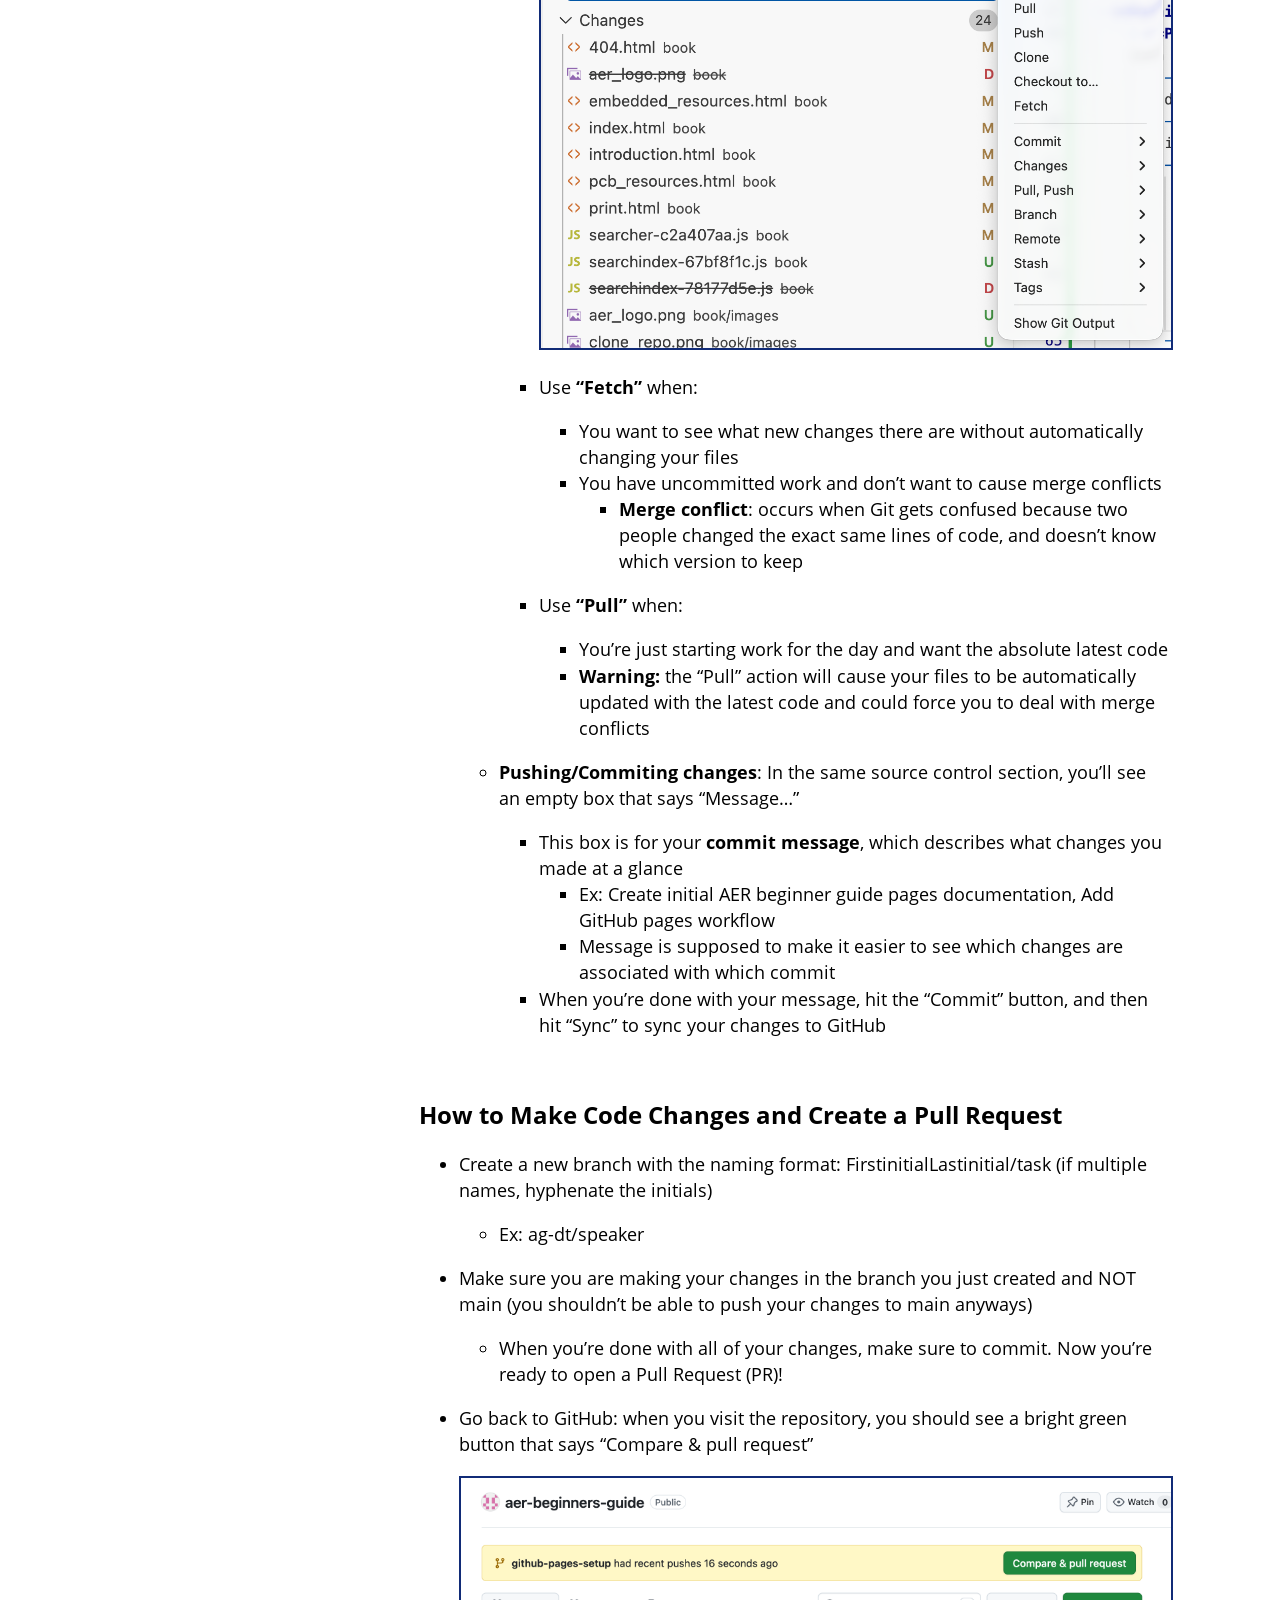
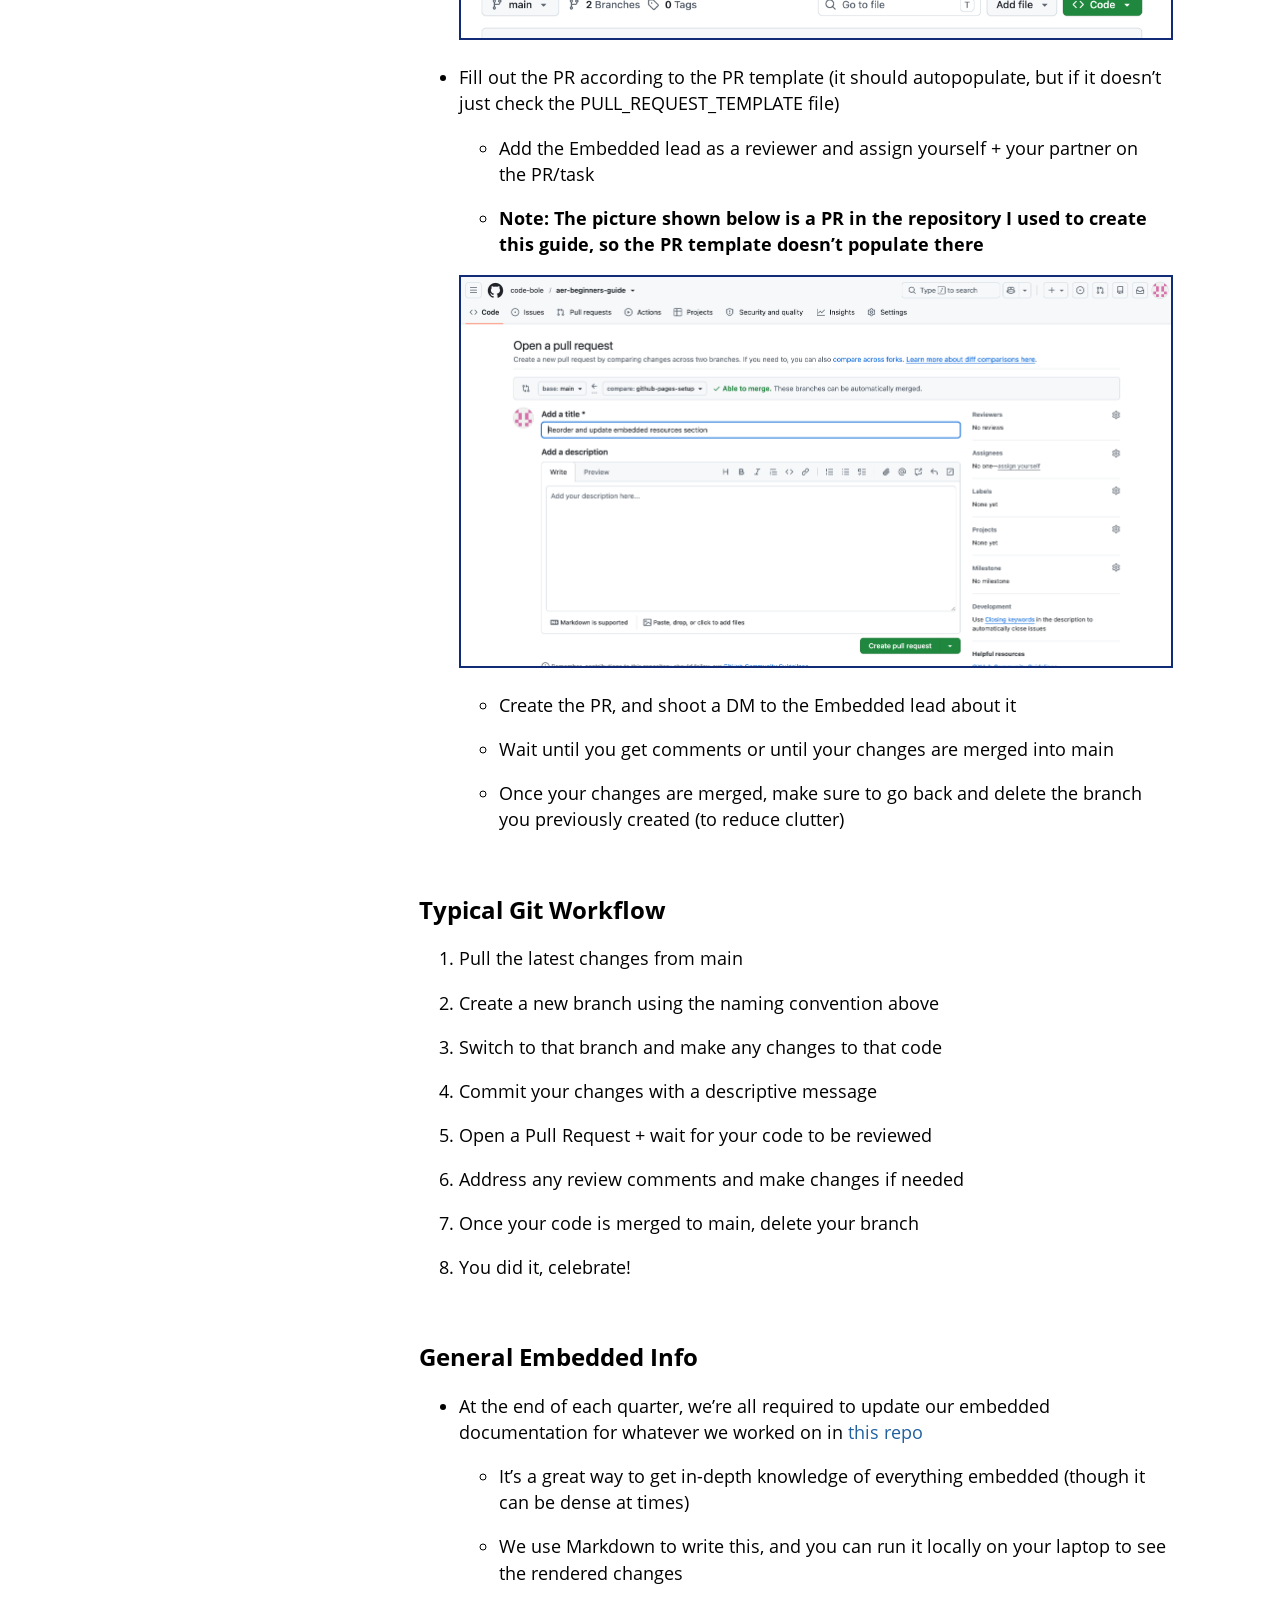
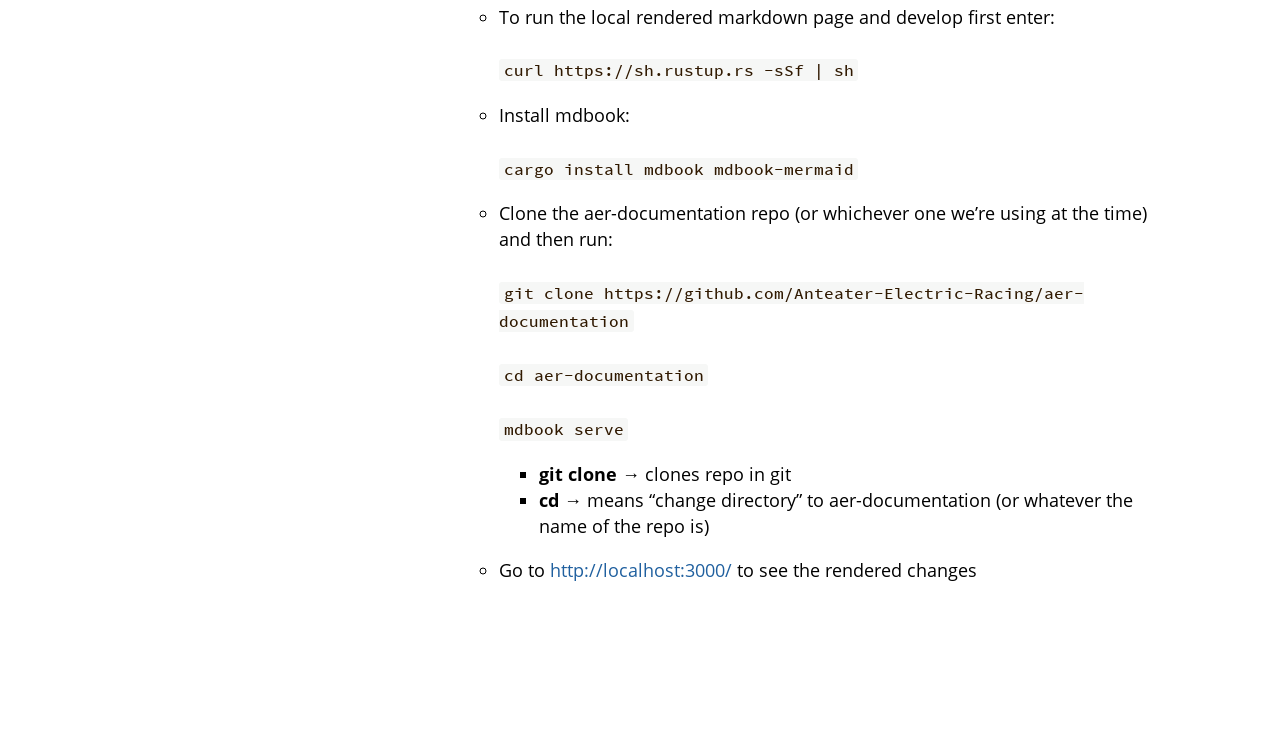
<file: book/print.html>
<!DOCTYPE HTML>
<html lang="en" class="light sidebar-visible" dir="ltr">
    <head>
        <!-- Book generated using mdBook -->
        <meta charset="UTF-8">
        <title>AER Beginner&#x27;s Guide</title>
        <meta name="robots" content="noindex">


        <!-- Custom HTML head -->

        <meta name="description" content="">
        <meta name="viewport" content="width=device-width, initial-scale=1">
        <meta name="theme-color" content="#ffffff">

        <link rel="icon" href="favicon-de23e50b.svg">
        <link rel="shortcut icon" href="favicon-8114d1fc.png">
        <link rel="stylesheet" href="css/variables-8adf115d.css">
        <link rel="stylesheet" href="css/general-2459343d.css">
        <link rel="stylesheet" href="css/chrome-ae938929.css">
        <link rel="stylesheet" href="css/print-9e4910d8.css" media="print">

        <!-- Fonts -->
        <link rel="stylesheet" href="fonts/fonts-9644e21d.css">

        <!-- Highlight.js Stylesheets -->
        <link rel="stylesheet" id="mdbook-highlight-css" href="highlight-493f70e1.css">
        <link rel="stylesheet" id="mdbook-tomorrow-night-css" href="tomorrow-night-4c0ae647.css">
        <link rel="stylesheet" id="mdbook-ayu-highlight-css" href="ayu-highlight-3fdfc3ac.css">

        <!-- Custom theme stylesheets -->
        <link rel="stylesheet" href="src/theme/custom-57e632ba.css">


        <!-- Provide site root and default themes to javascript -->
        <script>
            const path_to_root = "";
            const default_light_theme = "light";
            const default_dark_theme = "navy";
            window.path_to_searchindex_js = "searchindex-e817bb56.js";
        </script>
        <!-- Start loading toc.js asap -->
        <script src="toc-e9f2abea.js"></script>
    </head>
    <body>
    <div id="mdbook-help-container">
        <div id="mdbook-help-popup">
            <h2 class="mdbook-help-title">Keyboard shortcuts</h2>
            <div>
                <p>Press <kbd>←</kbd> or <kbd>→</kbd> to navigate between chapters</p>
                <p>Press <kbd>S</kbd> or <kbd>/</kbd> to search in the book</p>
                <p>Press <kbd>?</kbd> to show this help</p>
                <p>Press <kbd>Esc</kbd> to hide this help</p>
            </div>
        </div>
    </div>
    <div id="mdbook-body-container">
        <!-- Work around some values being stored in localStorage wrapped in quotes -->
        <script>
            try {
                let theme = localStorage.getItem('mdbook-theme');
                let sidebar = localStorage.getItem('mdbook-sidebar');

                if (theme.startsWith('"') && theme.endsWith('"')) {
                    localStorage.setItem('mdbook-theme', theme.slice(1, theme.length - 1));
                }

                if (sidebar.startsWith('"') && sidebar.endsWith('"')) {
                    localStorage.setItem('mdbook-sidebar', sidebar.slice(1, sidebar.length - 1));
                }
            } catch (e) { }
        </script>

        <!-- Set the theme before any content is loaded, prevents flash -->
        <script>
            const default_theme = window.matchMedia("(prefers-color-scheme: dark)").matches ? default_dark_theme : default_light_theme;
            let theme;
            try { theme = localStorage.getItem('mdbook-theme'); } catch(e) { }
            if (theme === null || theme === undefined) { theme = default_theme; }
            const html = document.documentElement;
            html.classList.remove('light')
            html.classList.add(theme);
            html.classList.add("js");
        </script>

        <input type="checkbox" id="mdbook-sidebar-toggle-anchor" class="hidden">

        <!-- Hide / unhide sidebar before it is displayed -->
        <script>
            let sidebar = null;
            const sidebar_toggle = document.getElementById("mdbook-sidebar-toggle-anchor");
            if (document.body.clientWidth >= 1080) {
                try { sidebar = localStorage.getItem('mdbook-sidebar'); } catch(e) { }
                sidebar = sidebar || 'visible';
            } else {
                sidebar = 'hidden';
                sidebar_toggle.checked = false;
            }
            if (sidebar === 'visible') {
                sidebar_toggle.checked = true;
            } else {
                html.classList.remove('sidebar-visible');
            }
        </script>

        <nav id="mdbook-sidebar" class="sidebar" aria-label="Table of contents">
            <!-- populated by js -->
            <mdbook-sidebar-scrollbox class="sidebar-scrollbox"></mdbook-sidebar-scrollbox>
            <noscript>
                <iframe class="sidebar-iframe-outer" src="toc.html"></iframe>
            </noscript>
            <div id="mdbook-sidebar-resize-handle" class="sidebar-resize-handle">
                <div class="sidebar-resize-indicator"></div>
            </div>
        </nav>

        <div id="mdbook-page-wrapper" class="page-wrapper">

            <div class="page">
                <div id="mdbook-menu-bar-hover-placeholder"></div>
                <div id="mdbook-menu-bar" class="menu-bar sticky">
                    <div class="left-buttons">
                        <label id="mdbook-sidebar-toggle" class="icon-button" for="mdbook-sidebar-toggle-anchor" title="Toggle Table of Contents" aria-label="Toggle Table of Contents" aria-controls="mdbook-sidebar">
                            <span class=fa-svg><svg xmlns="http://www.w3.org/2000/svg" viewBox="0 0 448 512"><!--! Font Awesome Free 6.2.0 by @fontawesome - https://fontawesome.com License - https://fontawesome.com/license/free (Icons: CC BY 4.0, Fonts: SIL OFL 1.1, Code: MIT License) Copyright 2022 Fonticons, Inc. --><path d="M0 96C0 78.3 14.3 64 32 64H416c17.7 0 32 14.3 32 32s-14.3 32-32 32H32C14.3 128 0 113.7 0 96zM0 256c0-17.7 14.3-32 32-32H416c17.7 0 32 14.3 32 32s-14.3 32-32 32H32c-17.7 0-32-14.3-32-32zM448 416c0 17.7-14.3 32-32 32H32c-17.7 0-32-14.3-32-32s14.3-32 32-32H416c17.7 0 32 14.3 32 32z"/></svg></span>
                        </label>
                        <button id="mdbook-theme-toggle" class="icon-button" type="button" title="Change theme" aria-label="Change theme" aria-haspopup="true" aria-expanded="false" aria-controls="mdbook-theme-list">
                            <span class=fa-svg><svg xmlns="http://www.w3.org/2000/svg" viewBox="0 0 576 512"><!--! Font Awesome Free 6.2.0 by @fontawesome - https://fontawesome.com License - https://fontawesome.com/license/free (Icons: CC BY 4.0, Fonts: SIL OFL 1.1, Code: MIT License) Copyright 2022 Fonticons, Inc. --><path d="M371.3 367.1c27.3-3.9 51.9-19.4 67.2-42.9L600.2 74.1c12.6-19.5 9.4-45.3-7.6-61.2S549.7-4.4 531.1 9.6L294.4 187.2c-24 18-38.2 46.1-38.4 76.1L371.3 367.1zm-19.6 25.4l-116-104.4C175.9 290.3 128 339.6 128 400c0 3.9 .2 7.8 .6 11.6c1.8 17.5-10.2 36.4-27.8 36.4H96c-17.7 0-32 14.3-32 32s14.3 32 32 32H240c61.9 0 112-50.1 112-112c0-2.5-.1-5-.2-7.5z"/></svg></span>
                        </button>
                        <ul id="mdbook-theme-list" class="theme-popup" aria-label="Themes" role="menu">
                            <li role="none"><button role="menuitem" class="theme" id="mdbook-theme-default_theme">Auto</button></li>
                            <li role="none"><button role="menuitem" class="theme" id="mdbook-theme-light">Light</button></li>
                            <li role="none"><button role="menuitem" class="theme" id="mdbook-theme-rust">Rust</button></li>
                            <li role="none"><button role="menuitem" class="theme" id="mdbook-theme-coal">Coal</button></li>
                            <li role="none"><button role="menuitem" class="theme" id="mdbook-theme-navy">Navy</button></li>
                            <li role="none"><button role="menuitem" class="theme" id="mdbook-theme-ayu">Ayu</button></li>
                        </ul>
                        <button id="mdbook-search-toggle" class="icon-button" type="button" title="Search (`/`)" aria-label="Toggle Searchbar" aria-expanded="false" aria-keyshortcuts="/ s" aria-controls="mdbook-searchbar">
                            <span class=fa-svg><svg xmlns="http://www.w3.org/2000/svg" viewBox="0 0 512 512"><!--! Font Awesome Free 6.2.0 by @fontawesome - https://fontawesome.com License - https://fontawesome.com/license/free (Icons: CC BY 4.0, Fonts: SIL OFL 1.1, Code: MIT License) Copyright 2022 Fonticons, Inc. --><path d="M416 208c0 45.9-14.9 88.3-40 122.7L502.6 457.4c12.5 12.5 12.5 32.8 0 45.3s-32.8 12.5-45.3 0L330.7 376c-34.4 25.2-76.8 40-122.7 40C93.1 416 0 322.9 0 208S93.1 0 208 0S416 93.1 416 208zM208 352c79.5 0 144-64.5 144-144s-64.5-144-144-144S64 128.5 64 208s64.5 144 144 144z"/></svg></span>
                        </button>
                    </div>

                    <h1 class="menu-title">AER Beginner&#x27;s Guide</h1>

                    <div class="right-buttons">
                        <a href="print.html" title="Print this book" aria-label="Print this book">
                            <span class=fa-svg id="print-button"><svg xmlns="http://www.w3.org/2000/svg" viewBox="0 0 512 512"><!--! Font Awesome Free 6.2.0 by @fontawesome - https://fontawesome.com License - https://fontawesome.com/license/free (Icons: CC BY 4.0, Fonts: SIL OFL 1.1, Code: MIT License) Copyright 2022 Fonticons, Inc. --><path d="M128 0C92.7 0 64 28.7 64 64v96h64V64H354.7L384 93.3V160h64V93.3c0-17-6.7-33.3-18.7-45.3L400 18.7C388 6.7 371.7 0 354.7 0H128zM384 352v32 64H128V384 368 352H384zm64 32h32c17.7 0 32-14.3 32-32V256c0-35.3-28.7-64-64-64H64c-35.3 0-64 28.7-64 64v96c0 17.7 14.3 32 32 32H64v64c0 35.3 28.7 64 64 64H384c35.3 0 64-28.7 64-64V384zm-16-88c-13.3 0-24-10.7-24-24s10.7-24 24-24s24 10.7 24 24s-10.7 24-24 24z"/></svg></span>
                        </a>

                    </div>
                </div>

                <div id="mdbook-search-wrapper" class="hidden">
                    <form id="mdbook-searchbar-outer" class="searchbar-outer">
                        <div class="search-wrapper">
                            <input type="search" id="mdbook-searchbar" name="searchbar" placeholder="Search this book ..." aria-controls="mdbook-searchresults-outer" aria-describedby="searchresults-header">
                            <div class="spinner-wrapper">
                                <span class=fa-svg id="fa-spin"><svg xmlns="http://www.w3.org/2000/svg" viewBox="0 0 512 512"><!--! Font Awesome Free 6.2.0 by @fontawesome - https://fontawesome.com License - https://fontawesome.com/license/free (Icons: CC BY 4.0, Fonts: SIL OFL 1.1, Code: MIT License) Copyright 2022 Fonticons, Inc. --><path d="M304 48c0-26.5-21.5-48-48-48s-48 21.5-48 48s21.5 48 48 48s48-21.5 48-48zm0 416c0-26.5-21.5-48-48-48s-48 21.5-48 48s21.5 48 48 48s48-21.5 48-48zM48 304c26.5 0 48-21.5 48-48s-21.5-48-48-48s-48 21.5-48 48s21.5 48 48 48zm464-48c0-26.5-21.5-48-48-48s-48 21.5-48 48s21.5 48 48 48s48-21.5 48-48zM142.9 437c18.7-18.7 18.7-49.1 0-67.9s-49.1-18.7-67.9 0s-18.7 49.1 0 67.9s49.1 18.7 67.9 0zm0-294.2c18.7-18.7 18.7-49.1 0-67.9S93.7 56.2 75 75s-18.7 49.1 0 67.9s49.1 18.7 67.9 0zM369.1 437c18.7 18.7 49.1 18.7 67.9 0s18.7-49.1 0-67.9s-49.1-18.7-67.9 0s-18.7 49.1 0 67.9z"/></svg></span>
                            </div>
                        </div>
                    </form>
                    <div id="mdbook-searchresults-outer" class="searchresults-outer hidden">
                        <div id="mdbook-searchresults-header" class="searchresults-header"></div>
                        <ul id="mdbook-searchresults">
                        </ul>
                    </div>
                </div>

                <!-- Apply ARIA attributes after the sidebar and the sidebar toggle button are added to the DOM -->
                <script>
                    document.getElementById('mdbook-sidebar-toggle').setAttribute('aria-expanded', sidebar === 'visible');
                    document.getElementById('mdbook-sidebar').setAttribute('aria-hidden', sidebar !== 'visible');
                    Array.from(document.querySelectorAll('#mdbook-sidebar a')).forEach(function(link) {
                        link.setAttribute('tabIndex', sidebar === 'visible' ? 0 : -1);
                    });
                </script>

                <div id="mdbook-content" class="content">
                    <main>
                        <h1 id="aer-resources"><a class="header" href="#aer-resources">AER Resources</a></h1>
<p align="center">
  <img src="images/aer_logo.png" alt="Anteater Electric Racing Logo" width="450">
</p>

<br>
<blockquote>
<p><strong>Welcome to the team!</strong> These pages are a rough guide to help you get started learning what you need to know when joining AER’s Electrical (PCB) or Embedded teams!</p>
</blockquote>
<h3 id="about-me"><a class="header" href="#about-me">About Me</a></h3>
<p>Hi! My name is Anushree Godbole, and I’m a Computer Engineering sophomore. This is going to be my second year at AER! I’m specifically part of the <strong>Electrical (PCB Design) team</strong> and the <strong>Embedded team</strong>.</p>
<h3 id="why-i-made-this-guide"><a class="header" href="#why-i-made-this-guide">Why I Made This Guide</a></h3>
<p>I’ve compiled some of my learnings here in order to help out new joinees! I came in not knowing much about both PCB design or Embedded work, so I know it can be quite overwhelming to learn at times. I’m hoping this will be a good resource to get you a head start!</p>
<p>Happy reading! :)</p>
<div style="break-before: page; page-break-before: always;"></div>
<h1 id="pcb-resources"><a class="header" href="#pcb-resources">PCB Resources</a></h1>
<blockquote>
<p><strong>💡 Biggest takeaway: ASK QUESTIONS!!!</strong></p>
<ul>
<li>
<p>If you don’t understand something (no matter how small or seemingly insignificant), ask someone! The leads are always here to help!</p>
</li>
<li>
<p>Remember, everyone has to start somewhere! :)</p>
</li>
</ul>
</blockquote>
<h2 id="how-do-i-even-start"><a class="header" href="#how-do-i-even-start">How Do I Even Start?</a></h2>
<ul>
<li>
<p>Pick a board (RTM, BSPD, CCM, etc) and dive right in → no better way to figure stuff out than looking through the schematic for yourself</p>
<ul>
<li>Learn the acronyms for the boards and what they stand for (you’re going to be hearing them A LOT)</li>
</ul>
</li>
<li>
<p>Have AI explain things to you → can take screenshots of certain parts of schematics and have AI explain to you its functions</p>
<ul>
<li>Make sure to ask it questions like:
<ul>
<li>Why did they choose xyz part?</li>
<li>What does xyz part do?</li>
<li>What is the purpose of xyz part?</li>
<li>Could xyz part be replaced by something better/easier? Why?</li>
</ul>
</li>
<li>Aim to dig as deep as possible: any knowledge is good knowledge!</li>
<li>If anything seems confusing, make sure to verify with a peer/lead!</li>
</ul>
</li>
<li>
<p>Look at old boards! → go to ECT and physically look at the old boards</p>
<ul>
<li>How are they harnessed together?</li>
<li>How are they soldered? Are they through-hole or SMD? Why?
<ul>
<li>Are there any specific reasons why one type of soldering might be better than the other for the specific board?</li>
</ul>
</li>
<li>Do there seem to be size constraints for the old boards?</li>
<li>What components on the board stick out to you/can you recognize?</li>
<li>What components are you seeing for the first time? → Ask someone about them!</li>
</ul>
</li>
<li>
<p>I heavily emphasize that learning/looking into the Embedded code base will really help you understand the FUNCTION of the board itself</p>
<ul>
<li>May not necessarily teach you the nitty gritty of why certain components were picked for certain boards, but it’s super important to understand what the board is trying to achieve in the first place</li>
<li>Easier to get the bigger picture if you understand how the code interacts with the hardware and how it’s rules compliant</li>
</ul>
</li>
<li>
<p>Once you somewhat have a grasp on what your assigned/given board does, make a presentation on it (individually or with a partner)! Run through all parts of the schematic and explain its functions</p>
<ul>
<li><a href="https://docs.google.com/presentation/d/1mx0g-cAfGusMjqLGmFd5wtbL-ejqtgY_k79ct8G-RjY/edit?usp=sharing">My example</a></li>
<li>Once you have an idea of how the board works, make sure to read ALL of the rules related to that system
<ul>
<li><a href="https://www.fsaeonline.com/cdsweb/gen/documentresources.aspx">Ruleset</a></li>
<li>Understanding how the boards are rules compliant is super important to understanding why logic was implemented a certain way or why certain components were chosen</li>
</ul>
</li>
<li>Present! You always learn/remember better by explaining to someone else</li>
</ul>
</li>
<li>
<p>Now that you’re confident on how your board works, it’s time to brainstorm possible improvements. Make a presentation on ways you can possibly improve the given board</p>
<ul>
<li><a href="https://docs.google.com/presentation/d/1NY_Lc-AJDH_oXvvpEkqkMn0eifhq0QqDiTz7k-_WDgE/edit?usp=sharing">My example</a></li>
</ul>
</li>
<li>
<p>Now, rinse and repeat for the other boards!</p>
</li>
</ul>
<h2 id="general-tips"><a class="header" href="#general-tips">General Tips</a></h2>
<ul>
<li>
<p><a href="https://www.youtube.com/watch?v=3FGNw28xBr0">Good starter KiCad video</a></p>
</li>
<li>
<p>Use AI! It’s super helpful when learning the ropes</p>
</li>
</ul>
<blockquote>
<p><strong>💡 Pro tip: READ THE DATASHEETS!</strong></p>
<ul>
<li>
<p>Especially helpful when you’re making boards: you need to know the details of the parts you’re using</p>
</li>
<li>
<p>They can tell you important information like:</p>
<ul>
<li>Pinouts (Ex: Which pin is the Gate, Drain, and Source on a MOSFET?)</li>
<li>Recommended operating voltage and current</li>
<li>Typical applications in circuits</li>
<li>Other electrical characteristics</li>
</ul>
</li>
<li>
<p>You don’t need to read the entire datasheet! Just start with the most relevant to what you’re working on</p>
</li>
</ul>
</blockquote>
<ul>
<li>
<p>PCBs at AER are heavily tied to the embedded code, so it’s important to at least have a bit of background information on what the codebase looks like (not necessarily required, but I definitely found it helpful)</p>
<ul>
<li><a href="https://github.com/Anteater-Electric-Racing/aer-documentation">Detailed documentation on everything embedded</a></li>
<li>Follow the README in the repo to run and view the documentation locally (also further explained in the Embedded section of this guide)</li>
<li>Read through any important parts of the documentation that relate back to the boards/how they work</li>
</ul>
</li>
<li>
<p>If you have more time, I’ve heard good things about <a href="https://education.altium.com/p/unit-1-introduction-to-pcb-design">this course by Altium</a></p>
</li>
</ul>
<div style="break-before: page; page-break-before: always;"></div>
<h1 id="embedded-resources"><a class="header" href="#embedded-resources">Embedded Resources</a></h1>
<ul>
<li>
<h3 id="megazotts-embedded-repository"><a class="header" href="#megazotts-embedded-repository"><a href="https://github.com/Anteater-Electric-Racing/embedded-mz">MegaZott’s Embedded Repository</a></a></h3>
</li>
</ul>
<h2 id="git-basics"><a class="header" href="#git-basics">Git Basics</a></h2>
<ul>
<li>
<p><strong>Git</strong>: a version control system that tracks changes to code and allows multiple people to collaborate on the same project</p>
</li>
<li>
<p>We mainly use GitHub (which is built around Git) to store all of our files</p>
<ul>
<li>Allows us to see past changes, updated changes, and it’s easy to keep track of who changed what</li>
</ul>
</li>
<li>
<p><strong>Repository (repo)</strong>: think of it like a container to store all of our car related files</p>
<ul>
<li><strong>Cloning a repository</strong>: when you want to make changes to a repository in an IDE, you’ll have to make a copy of that repository on your personal device (hence, cloning)
<ul>
<li>This allows you to make changes locally (on your device) before you publish those changes to GitHub for your collaborators to see</li>
</ul>
</li>
</ul>
</li>
<li>
<p><strong>Branches</strong>: each repository has branches, and they allow you to make changes to code without changing the main source code</p>
<ul>
<li>Each repo (by default) has a main branch, where the main source code is</li>
<li>Each new branch starts from the current state of the branch it’s created from (usually main)</li>
<li>You can make edits on the new branch and it won’t affect the code in the main branch, until you “merge” into main</li>
<li>Importance of branches: lets you change code without directly affecting the main code base, and is more easily undoable</li>
</ul>
</li>
<li>
<p><strong>Pulling changes</strong>: downloads the latest changes from GitHub into your local copy of the repository</p>
</li>
<li>
<p><strong>Pushing changes/committing changes</strong>: means “pushing” your code to a branch, and your changes will show up in that branch with an optional commit message that you enter</p>
</li>
<li>
<p><strong>Pull requests (PR)</strong>: a form you fill out with a quick description of your changes in the code</p>
<ul>
<li>Allows reviewers to check over your code to give you feedback and request any changes</li>
<li>Once approved, your code will be merged to main</li>
<li>Reviewers can post comments on the pull request to request changes/fixes to your code</li>
</ul>
</li>
</ul>
<h2 id="github-and-vscode"><a class="header" href="#github-and-vscode">GitHub and VSCode</a></h2>
<ul>
<li>
<p>Sign in to GitHub through VSCode</p>
</li>
<li>
<p>Hit “Clone Git Repository” on the Welcome page and copy and paste over the HTTPS link from the repository itself</p>
<p><img src="images/clone_repo.png" alt="clone repo"></p>
</li>
<li>
<p>Select a destination to clone your repository locally (somewhere on your computer where you won’t lose it). Yay, now you have a local copy of that repository on your laptop and you can edit it freely!</p>
</li>
<li>
<p>When you want to open that repo in VSCode, hit “File” and then “Open Folder” and open the folder associated with the cloned repository</p>
<p><img src="images/file_open_folder.png" alt="file open folder"></p>
</li>
<li>
<p>Now you’re ready to code! Feel free to make any code changes here, no one will be able to see them unless you push your changes to GitHub</p>
</li>
</ul>
<h2 id="vscode-basics"><a class="header" href="#vscode-basics">VSCode Basics</a></h2>
<ul>
<li>
<p>First step: open a cloned repository on your VSCode (see above section)</p>
</li>
<li>
<p><strong>Switching or creating a new branch</strong>: In the bottom left corner, you should see the current branch that you’re on</p>
<p><img src="images/switch_branches_1.png" alt="switch_branches_1"></p>
<ul>
<li>
<p>If you click on the branch name, you’ll see a menu in the search bar that says “Select a branch or tag to checkout”</p>
<p><img src="images/switch_branches_2.png" alt="switch_branches_2"></p>
</li>
<li>
<p>Here, you can create a new branch or select one that you’ve already made (if creating, type the new branch’s name in the box)</p>
<ul>
<li>If you create a new branch and publish it on VSCode, you will see the changes reflected on GitHub as well</li>
</ul>
</li>
</ul>
</li>
<li>
<p><strong>Pushing and pulling changes</strong>:</p>
<ul>
<li>
<p><strong>Pulling changes</strong>: click on the branch split with circles icon in the left sidebar</p>
<ul>
<li>
<p>Hover over “Source Control: Changes” and click on the 3 dots to the right</p>
</li>
<li>
<p>You’ll see multiple options here, but the two most important are “Fetch” and “Pull”:</p>
<p><img src="images/source_control.png" alt="source_control"></p>
</li>
<li>
<p>Use <strong>“Fetch”</strong> when:</p>
<ul>
<li>You want to see what new changes there are without automatically changing your files</li>
<li>You have uncommitted work and don’t want to cause merge conflicts
<ul>
<li><strong>Merge conflict</strong>: occurs when Git gets confused because two people changed the exact same lines of code, and doesn’t know which version to keep</li>
</ul>
</li>
</ul>
</li>
<li>
<p>Use <strong>“Pull”</strong> when:</p>
<ul>
<li>You’re just starting work for the day and want the absolute latest code</li>
<li><strong>Warning:</strong> the “Pull” action will cause your files to be automatically updated with the latest code and could force you to deal with merge conflicts</li>
</ul>
</li>
</ul>
</li>
<li>
<p><strong>Pushing/Commiting changes</strong>: In the same source control section, you’ll see an empty box that says “Message…”</p>
<ul>
<li>This box is for your <strong>commit message</strong>, which describes what changes you made at a glance
<ul>
<li>Ex: Create initial AER beginner guide pages documentation, Add GitHub pages workflow</li>
<li>Message is supposed to make it easier to see which changes are associated with which commit</li>
</ul>
</li>
<li>When you’re done with your message, hit the “Commit” button, and then hit “Sync” to sync your changes to GitHub</li>
</ul>
</li>
</ul>
</li>
</ul>
<h2 id="how-to-make-code-changes-and-create-a-pull-request"><a class="header" href="#how-to-make-code-changes-and-create-a-pull-request">How to Make Code Changes and Create a Pull Request</a></h2>
<ul>
<li>
<p>Create a new branch with the naming format: FirstinitialLastinitial/task (if multiple names, hyphenate the initials)</p>
<ul>
<li>Ex: ag-dt/speaker</li>
</ul>
</li>
<li>
<p>Make sure you are making your changes in the branch you just created and NOT main (you shouldn’t be able to push your changes to main anyways)</p>
<ul>
<li>When you’re done with all of your changes, make sure to commit. Now you’re ready to open a Pull Request (PR)!</li>
</ul>
</li>
<li>
<p>Go back to GitHub: when you visit the repository, you should see a bright green button that says “Compare &amp; pull request”</p>
<p><img src="images/create_pr.png" alt="create_pr"></p>
</li>
<li>
<p>Fill out the PR according to the PR template (it should autopopulate, but if it doesn’t just check the PULL_REQUEST_TEMPLATE file)</p>
<ul>
<li>
<p>Add the Embedded lead as a reviewer and assign yourself + your partner on the PR/task</p>
</li>
<li>
<p><strong>Note: The picture shown below is a PR in the repository I used to create this guide, so the PR template doesn’t populate there</strong></p>
</li>
</ul>
<p><img src="images/write_pr.png" alt="write_pr"></p>
<ul>
<li>
<p>Create the PR, and shoot a DM to the Embedded lead about it</p>
</li>
<li>
<p>Wait until you get comments or until your changes are merged into main</p>
</li>
<li>
<p>Once your changes are merged, make sure to go back and delete the branch you previously created (to reduce clutter)</p>
</li>
</ul>
</li>
</ul>
<h2 id="typical-git-workflow"><a class="header" href="#typical-git-workflow">Typical Git Workflow</a></h2>
<ol>
<li>
<p>Pull the latest changes from main</p>
</li>
<li>
<p>Create a new branch using the naming convention above</p>
</li>
<li>
<p>Switch to that branch and make any changes to that code</p>
</li>
<li>
<p>Commit your changes with a descriptive message</p>
</li>
<li>
<p>Open a Pull Request + wait for your code to be reviewed</p>
</li>
<li>
<p>Address any review comments and make changes if needed</p>
</li>
<li>
<p>Once your code is merged to main, delete your branch</p>
</li>
<li>
<p>You did it, celebrate!</p>
</li>
</ol>
<h2 id="general-embedded-info"><a class="header" href="#general-embedded-info">General Embedded Info</a></h2>
<ul>
<li>
<p>At the end of each quarter, we’re all required to update our embedded documentation for whatever we worked on in <a href="https://github.com/Anteater-Electric-Racing/aer-documentation">this repo</a></p>
<ul>
<li>
<p>It’s a great way to get in-depth knowledge of everything embedded (though it can be dense at times)</p>
</li>
<li>
<p>We use Markdown to write this, and you can run it locally on your laptop to see the rendered changes</p>
</li>
<li>
<p>To run the local rendered markdown page and develop first enter: <br> <br>
<code>curl https://sh.rustup.rs -sSf | sh </code></p>
</li>
<li>
<p>Install mdbook: <br> <br>
<code>cargo install mdbook mdbook-mermaid</code></p>
</li>
<li>
<p>Clone the aer-documentation repo (or whichever one we’re using at the time) and then run: <br> <br>
<code>git clone https://github.com/Anteater-Electric-Racing/aer-documentation</code> <br> <br>
<code>cd aer-documentation</code> <br> <br>
<code>mdbook serve</code></p>
<ul>
<li><strong>git clone</strong> → clones repo in git</li>
<li><strong>cd</strong> → means “change directory” to aer-documentation (or whatever the name of the repo is)</li>
</ul>
</li>
<li>
<p>Go to <a href="http://localhost:3000/">http://localhost:3000/</a> to see the rendered changes</p>
</li>
</ul>
</li>
</ul>

                    </main>

                    <nav class="nav-wrapper" aria-label="Page navigation">
                        <!-- Mobile navigation buttons -->


                        <div style="clear: both"></div>
                    </nav>
                </div>
            </div>

            <nav class="nav-wide-wrapper" aria-label="Page navigation">

            </nav>

        </div>

        <template id=fa-eye><span class=fa-svg><svg xmlns="http://www.w3.org/2000/svg" viewBox="0 0 576 512"><!--! Font Awesome Free 6.2.0 by @fontawesome - https://fontawesome.com License - https://fontawesome.com/license/free (Icons: CC BY 4.0, Fonts: SIL OFL 1.1, Code: MIT License) Copyright 2022 Fonticons, Inc. --><path d="M288 32c-80.8 0-145.5 36.8-192.6 80.6C48.6 156 17.3 208 2.5 243.7c-3.3 7.9-3.3 16.7 0 24.6C17.3 304 48.6 356 95.4 399.4C142.5 443.2 207.2 480 288 480s145.5-36.8 192.6-80.6c46.8-43.5 78.1-95.4 93-131.1c3.3-7.9 3.3-16.7 0-24.6c-14.9-35.7-46.2-87.7-93-131.1C433.5 68.8 368.8 32 288 32zM432 256c0 79.5-64.5 144-144 144s-144-64.5-144-144s64.5-144 144-144s144 64.5 144 144zM288 192c0 35.3-28.7 64-64 64c-11.5 0-22.3-3-31.6-8.4c-.2 2.8-.4 5.5-.4 8.4c0 53 43 96 96 96s96-43 96-96s-43-96-96-96c-2.8 0-5.6 .1-8.4 .4c5.3 9.3 8.4 20.1 8.4 31.6z"/></svg></span></template>
        <template id=fa-eye-slash><span class=fa-svg><svg xmlns="http://www.w3.org/2000/svg" viewBox="0 0 640 512"><!--! Font Awesome Free 6.2.0 by @fontawesome - https://fontawesome.com License - https://fontawesome.com/license/free (Icons: CC BY 4.0, Fonts: SIL OFL 1.1, Code: MIT License) Copyright 2022 Fonticons, Inc. --><path d="M38.8 5.1C28.4-3.1 13.3-1.2 5.1 9.2S-1.2 34.7 9.2 42.9l592 464c10.4 8.2 25.5 6.3 33.7-4.1s6.3-25.5-4.1-33.7L525.6 386.7c39.6-40.6 66.4-86.1 79.9-118.4c3.3-7.9 3.3-16.7 0-24.6c-14.9-35.7-46.2-87.7-93-131.1C465.5 68.8 400.8 32 320 32c-68.2 0-125 26.3-169.3 60.8L38.8 5.1zM223.1 149.5C248.6 126.2 282.7 112 320 112c79.5 0 144 64.5 144 144c0 24.9-6.3 48.3-17.4 68.7L408 294.5c5.2-11.8 8-24.8 8-38.5c0-53-43-96-96-96c-2.8 0-5.6 .1-8.4 .4c5.3 9.3 8.4 20.1 8.4 31.6c0 10.2-2.4 19.8-6.6 28.3l-90.3-70.8zm223.1 298L373 389.9c-16.4 6.5-34.3 10.1-53 10.1c-79.5 0-144-64.5-144-144c0-6.9 .5-13.6 1.4-20.2L83.1 161.5C60.3 191.2 44 220.8 34.5 243.7c-3.3 7.9-3.3 16.7 0 24.6c14.9 35.7 46.2 87.7 93 131.1C174.5 443.2 239.2 480 320 480c47.8 0 89.9-12.9 126.2-32.5z"/></svg></span></template>
        <template id=fa-copy><span class=fa-svg><svg xmlns="http://www.w3.org/2000/svg" viewBox="0 0 512 512"><!--! Font Awesome Free 6.2.0 by @fontawesome - https://fontawesome.com License - https://fontawesome.com/license/free (Icons: CC BY 4.0, Fonts: SIL OFL 1.1, Code: MIT License) Copyright 2022 Fonticons, Inc. --><path d="M502.6 70.63l-61.25-61.25C435.4 3.371 427.2 0 418.7 0H255.1c-35.35 0-64 28.66-64 64l.0195 256C192 355.4 220.7 384 256 384h192c35.2 0 64-28.8 64-64V93.25C512 84.77 508.6 76.63 502.6 70.63zM464 320c0 8.836-7.164 16-16 16H255.1c-8.838 0-16-7.164-16-16L239.1 64.13c0-8.836 7.164-16 16-16h128L384 96c0 17.67 14.33 32 32 32h47.1V320zM272 448c0 8.836-7.164 16-16 16H63.1c-8.838 0-16-7.164-16-16L47.98 192.1c0-8.836 7.164-16 16-16H160V128H63.99c-35.35 0-64 28.65-64 64l.0098 256C.002 483.3 28.66 512 64 512h192c35.2 0 64-28.8 64-64v-32h-47.1L272 448z"/></svg></span></template>
        <template id=fa-play><span class=fa-svg><svg xmlns="http://www.w3.org/2000/svg" viewBox="0 0 384 512"><!--! Font Awesome Free 6.2.0 by @fontawesome - https://fontawesome.com License - https://fontawesome.com/license/free (Icons: CC BY 4.0, Fonts: SIL OFL 1.1, Code: MIT License) Copyright 2022 Fonticons, Inc. --><path d="M73 39c-14.8-9.1-33.4-9.4-48.5-.9S0 62.6 0 80V432c0 17.4 9.4 33.4 24.5 41.9s33.7 8.1 48.5-.9L361 297c14.3-8.7 23-24.2 23-41s-8.7-32.2-23-41L73 39z"/></svg></span></template>
        <template id=fa-clock-rotate-left><span class=fa-svg><svg xmlns="http://www.w3.org/2000/svg" viewBox="0 0 512 512"><!--! Font Awesome Free 6.2.0 by @fontawesome - https://fontawesome.com License - https://fontawesome.com/license/free (Icons: CC BY 4.0, Fonts: SIL OFL 1.1, Code: MIT License) Copyright 2022 Fonticons, Inc. --><path d="M75 75L41 41C25.9 25.9 0 36.6 0 57.9V168c0 13.3 10.7 24 24 24H134.1c21.4 0 32.1-25.9 17-41l-30.8-30.8C155 85.5 203 64 256 64c106 0 192 86 192 192s-86 192-192 192c-40.8 0-78.6-12.7-109.7-34.4c-14.5-10.1-34.4-6.6-44.6 7.9s-6.6 34.4 7.9 44.6C151.2 495 201.7 512 256 512c141.4 0 256-114.6 256-256S397.4 0 256 0C185.3 0 121.3 28.7 75 75zm181 53c-13.3 0-24 10.7-24 24V256c0 6.4 2.5 12.5 7 17l72 72c9.4 9.4 24.6 9.4 33.9 0s9.4-24.6 0-33.9l-65-65V152c0-13.3-10.7-24-24-24z"/></svg></span></template>

        <!-- Livereload script (if served using the cli tool) -->
        <script>
            const wsProtocol = location.protocol === 'https:' ? 'wss:' : 'ws:';
            const wsAddress = wsProtocol + "//" + location.host + "/" + "__livereload";
            const socket = new WebSocket(wsAddress);
            socket.onmessage = function (event) {
                if (event.data === "reload") {
                    socket.close();
                    location.reload();
                }
            };

            window.onbeforeunload = function() {
                socket.close();
            }
        </script>


        <script>
            window.playground_copyable = true;
        </script>


        <script src="elasticlunr-ef4e11c1.min.js"></script>
        <script src="mark-09e88c2c.min.js"></script>
        <script src="searcher-c2a407aa.js"></script>

        <script src="clipboard-1626706a.min.js"></script>
        <script src="highlight-abc7f01d.js"></script>
        <script src="book-a0b12cfe.js"></script>

        <!-- Custom JS scripts -->

        <script>
        window.addEventListener('load', function() {
            window.setTimeout(window.print, 100);
        });
        </script>


    </div>
    </body>
</html>
</file>
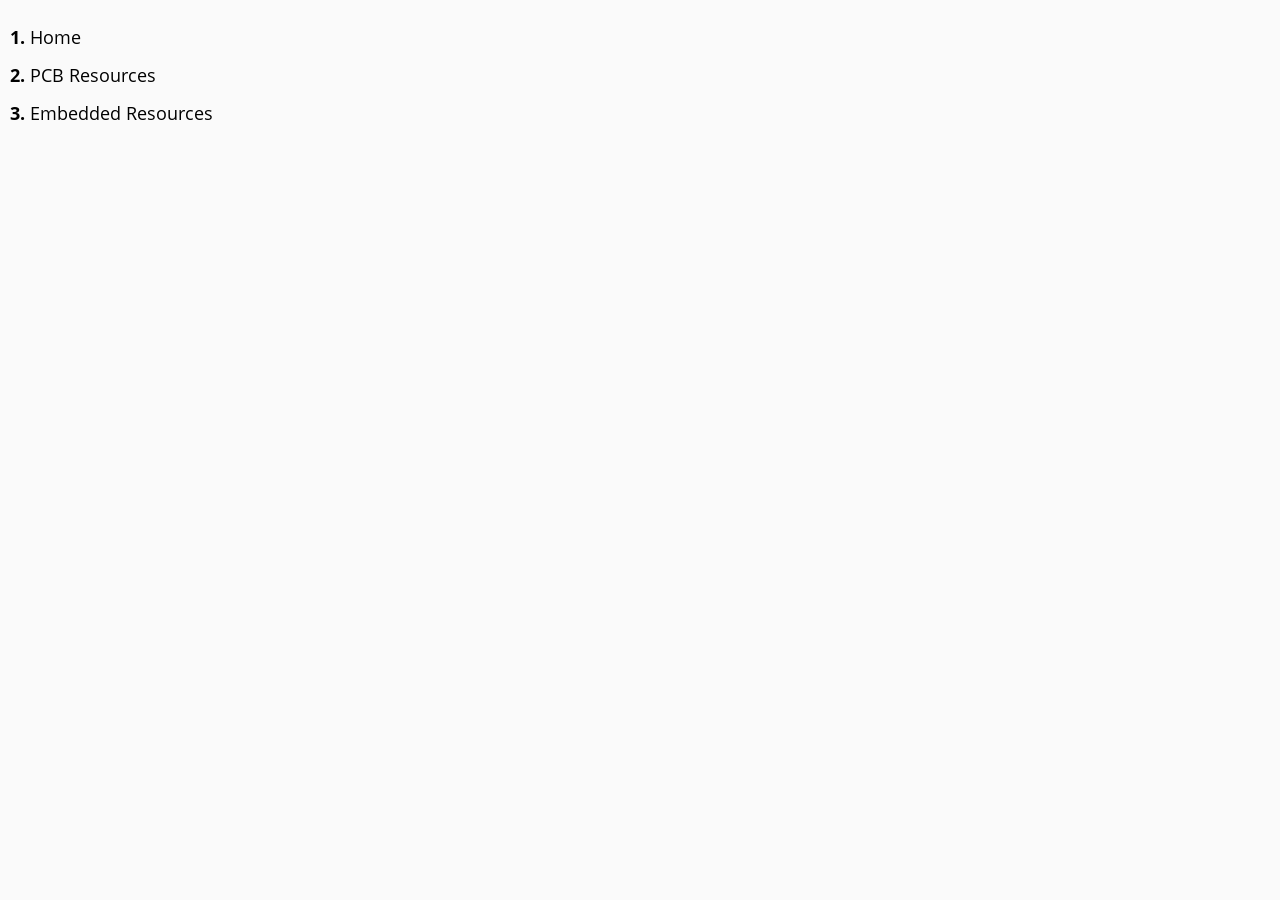
<file: book/toc.html>
<!DOCTYPE HTML>
<html lang="en" class="light" dir="ltr">
    <head>
        <!-- sidebar iframe generated using mdBook

        This is a frame, and not included directly in the page, to control the total size of the
        book. The TOC contains an entry for each page, so if each page includes a copy of the TOC,
        the total size of the page becomes O(n**2).

        The frame is only used as a fallback when JS is turned off. When it's on, the sidebar is
        instead added to the main page by `toc.js` instead. The JavaScript mode is better
        because, when running in a `file:///` URL, the iframed page would not be Same-Origin as
        the rest of the page, so the sidebar and the main page theme would fall out of sync.
        -->
        <meta charset="UTF-8">
        <meta name="robots" content="noindex">
        <!-- Custom HTML head -->
        <meta name="viewport" content="width=device-width, initial-scale=1">
        <meta name="theme-color" content="#ffffff">
        <link rel="stylesheet" href="css/variables-8adf115d.css">
        <link rel="stylesheet" href="css/general-2459343d.css">
        <link rel="stylesheet" href="css/chrome-ae938929.css">
        <link rel="stylesheet" href="css/print-9e4910d8.css" media="print">
        <!-- Fonts -->
        <link rel="stylesheet" href="fonts/fonts-9644e21d.css">
        <!-- Custom theme stylesheets -->
        <link rel="stylesheet" href="src/theme/custom-57e632ba.css">
    </head>
    <body class="sidebar-iframe-inner">
        <ol class="chapter"><li class="chapter-item expanded "><span class="chapter-link-wrapper"><a href="introduction.html" target="_parent"><strong aria-hidden="true">1.</strong> Home</a></span></li><li class="chapter-item expanded "><span class="chapter-link-wrapper"><a href="pcb_resources.html" target="_parent"><strong aria-hidden="true">2.</strong> PCB Resources</a></span></li><li class="chapter-item expanded "><span class="chapter-link-wrapper"><a href="embedded_resources.html" target="_parent"><strong aria-hidden="true">3.</strong> Embedded Resources</a></span></li></ol>
    </body>
</html>
</file>
<file: book/css/variables-8adf115d.css>
/* Globals */

:root {
    --sidebar-target-width: 300px;
    --sidebar-width: min(var(--sidebar-target-width), 80vw);
    --sidebar-resize-indicator-width: 8px;
    --sidebar-resize-indicator-space: 2px;
    --page-padding: 15px;
    --content-max-width: 750px;
    --menu-bar-height: 50px;
    --mono-font: "Source Code Pro", Consolas, "Ubuntu Mono", Menlo, "DejaVu Sans Mono", monospace, monospace;
    --code-font-size: 0.875em; /* please adjust the ace font size accordingly in editor.js */
    --searchbar-margin-block-start: 5px;
}

/* Themes */

.ayu {
    --bg: hsl(210, 25%, 8%);
    --fg: #c5c5c5;

    --sidebar-bg: #14191f;
    --sidebar-fg: #c8c9db;
    --sidebar-non-existant: #5c6773;
    --sidebar-active: #ffb454;
    --sidebar-spacer: #2d334f;

    --scrollbar: var(--sidebar-fg);

    --icons: #737480;
    --icons-hover: #b7b9cc;

    --links: #0096cf;

    --inline-code-color: #ffb454;

    --theme-popup-bg: #14191f;
    --theme-popup-border: #5c6773;
    --theme-hover: #191f26;

    --quote-bg: hsl(226, 15%, 17%);
    --quote-border: hsl(226, 15%, 22%);

    --warning-border: #ff8e00;

    --table-border-color: hsl(210, 25%, 13%);
    --table-header-bg: hsl(210, 25%, 28%);
    --table-alternate-bg: hsl(210, 25%, 11%);

    --searchbar-border-color: #848484;
    --searchbar-bg: #424242;
    --searchbar-fg: #fff;
    --searchbar-shadow-color: #d4c89f;
    --searchresults-header-fg: #666;
    --searchresults-border-color: #888;
    --searchresults-li-bg: #252932;
    --search-mark-bg: #e3b171;

    --color-scheme: dark;

    /* Same as `--icons` */
    --copy-button-filter: invert(45%) sepia(6%) saturate(621%) hue-rotate(198deg) brightness(99%) contrast(85%);
    /* Same as `--sidebar-active` */
    --copy-button-filter-hover: invert(68%) sepia(55%) saturate(531%) hue-rotate(341deg) brightness(104%) contrast(101%);

    --footnote-highlight: #2668a6;

    --overlay-bg: rgba(33, 40, 48, 0.4);

    --blockquote-note-color: #74b9ff;
    --blockquote-tip-color: #09ca09;
    --blockquote-important-color: #d3abff;
    --blockquote-warning-color: #f0b72f;
    --blockquote-caution-color: #f21424;

    --sidebar-header-border-color: #c18639;
}

.coal {
    --bg: hsl(200, 7%, 8%);
    --fg: #98a3ad;

    --sidebar-bg: #292c2f;
    --sidebar-fg: #a1adb8;
    --sidebar-non-existant: #505254;
    --sidebar-active: #3473ad;
    --sidebar-spacer: #393939;

    --scrollbar: var(--sidebar-fg);

    --icons: #43484d;
    --icons-hover: #b3c0cc;

    --links: #2b79a2;

    --inline-code-color: #c5c8c6;

    --theme-popup-bg: #141617;
    --theme-popup-border: #43484d;
    --theme-hover: #1f2124;

    --quote-bg: hsl(234, 21%, 18%);
    --quote-border: hsl(234, 21%, 23%);

    --warning-border: #ff8e00;

    --table-border-color: hsl(200, 7%, 13%);
    --table-header-bg: hsl(200, 7%, 28%);
    --table-alternate-bg: hsl(200, 7%, 11%);

    --searchbar-border-color: #aaa;
    --searchbar-bg: #b7b7b7;
    --searchbar-fg: #000;
    --searchbar-shadow-color: #aaa;
    --searchresults-header-fg: #666;
    --searchresults-border-color: #98a3ad;
    --searchresults-li-bg: #2b2b2f;
    --search-mark-bg: #355c7d;

    --color-scheme: dark;

    /* Same as `--icons` */
    --copy-button-filter: invert(26%) sepia(8%) saturate(575%) hue-rotate(169deg) brightness(87%) contrast(82%);
    /* Same as `--sidebar-active` */
    --copy-button-filter-hover: invert(36%) sepia(70%) saturate(503%) hue-rotate(167deg) brightness(98%) contrast(89%);

    --footnote-highlight: #4079ae;

    --overlay-bg: rgba(33, 40, 48, 0.4);

    --blockquote-note-color: #4493f8;
    --blockquote-tip-color: #08ae08;
    --blockquote-important-color: #ab7df8;
    --blockquote-warning-color: #d29922;
    --blockquote-caution-color: #d91b29;

    --sidebar-header-border-color: #3473ad;
}

.light, html:not(.js) {
    --bg: hsl(0, 0%, 100%);
    --fg: hsl(0, 0%, 0%);

    --sidebar-bg: #fafafa;
    --sidebar-fg: hsl(0, 0%, 0%);
    --sidebar-non-existant: #aaaaaa;
    --sidebar-active: #1f1fff;
    --sidebar-spacer: #f4f4f4;

    --scrollbar: #8F8F8F;

    --icons: #747474;
    --icons-hover: #000000;

    --links: #20609f;

    --inline-code-color: #301900;

    --theme-popup-bg: #fafafa;
    --theme-popup-border: #cccccc;
    --theme-hover: #e6e6e6;

    --quote-bg: hsl(197, 37%, 96%);
    --quote-border: hsl(197, 37%, 91%);

    --warning-border: #ff8e00;

    --table-border-color: hsl(0, 0%, 95%);
    --table-header-bg: hsl(0, 0%, 80%);
    --table-alternate-bg: hsl(0, 0%, 97%);

    --searchbar-border-color: #aaa;
    --searchbar-bg: #fafafa;
    --searchbar-fg: #000;
    --searchbar-shadow-color: #aaa;
    --searchresults-header-fg: #666;
    --searchresults-border-color: #888;
    --searchresults-li-bg: #e4f2fe;
    --search-mark-bg: #a2cff5;

    --color-scheme: light;

    /* Same as `--icons` */
    --copy-button-filter: invert(45.49%);
    /* Same as `--sidebar-active` */
    --copy-button-filter-hover: invert(14%) sepia(93%) saturate(4250%) hue-rotate(243deg) brightness(99%) contrast(130%);

    --footnote-highlight: #7e7eff;

    --overlay-bg: rgba(200, 200, 205, 0.4);

    --blockquote-note-color: #0969da;
    --blockquote-tip-color: #008000;
    --blockquote-important-color: #8250df;
    --blockquote-warning-color: #9a6700;
    --blockquote-caution-color: #b52731;

    --sidebar-header-border-color: #6e6edb;
}

.navy {
    --bg: hsl(226, 23%, 11%);
    --fg: #bcbdd0;

    --sidebar-bg: #282d3f;
    --sidebar-fg: #c8c9db;
    --sidebar-non-existant: #505274;
    --sidebar-active: #2b79a2;
    --sidebar-spacer: #2d334f;

    --scrollbar: var(--sidebar-fg);

    --icons: #737480;
    --icons-hover: #b7b9cc;

    --links: #2b79a2;

    --inline-code-color: #c5c8c6;

    --theme-popup-bg: #161923;
    --theme-popup-border: #737480;
    --theme-hover: #282e40;

    --quote-bg: hsl(226, 15%, 17%);
    --quote-border: hsl(226, 15%, 22%);

    --warning-border: #ff8e00;

    --table-border-color: hsl(226, 23%, 16%);
    --table-header-bg: hsl(226, 23%, 31%);
    --table-alternate-bg: hsl(226, 23%, 14%);

    --searchbar-border-color: #aaa;
    --searchbar-bg: #aeaec6;
    --searchbar-fg: #000;
    --searchbar-shadow-color: #aaa;
    --searchresults-header-fg: #5f5f71;
    --searchresults-border-color: #5c5c68;
    --searchresults-li-bg: #242430;
    --search-mark-bg: #a2cff5;

    --color-scheme: dark;

    /* Same as `--icons` */
    --copy-button-filter: invert(51%) sepia(10%) saturate(393%) hue-rotate(198deg) brightness(86%) contrast(87%);
    /* Same as `--sidebar-active` */
    --copy-button-filter-hover: invert(46%) sepia(20%) saturate(1537%) hue-rotate(156deg) brightness(85%) contrast(90%);

    --footnote-highlight: #4079ae;

    --overlay-bg: rgba(33, 40, 48, 0.4);

    --blockquote-note-color: #4493f8;
    --blockquote-tip-color: #09ca09;
    --blockquote-important-color: #ab7df8;
    --blockquote-warning-color: #d29922;
    --blockquote-caution-color: #f21424;

    --sidebar-header-border-color: #2f6ab5;
}

.rust {
    --bg: hsl(60, 9%, 87%);
    --fg: #262625;

    --sidebar-bg: #3b2e2a;
    --sidebar-fg: #c8c9db;
    --sidebar-non-existant: #505254;
    --sidebar-active: #e69f67;
    --sidebar-spacer: #45373a;

    --scrollbar: var(--sidebar-fg);

    --icons: #737480;
    --icons-hover: #262625;

    --links: #2b79a2;

    --inline-code-color: #6e6b5e;

    --theme-popup-bg: #e1e1db;
    --theme-popup-border: #b38f6b;
    --theme-hover: #99908a;

    --quote-bg: hsl(60, 5%, 75%);
    --quote-border: hsl(60, 5%, 70%);

    --warning-border: #ff8e00;

    --table-border-color: hsl(60, 9%, 82%);
    --table-header-bg: #b3a497;
    --table-alternate-bg: hsl(60, 9%, 84%);

    --searchbar-border-color: #aaa;
    --searchbar-bg: #fafafa;
    --searchbar-fg: #000;
    --searchbar-shadow-color: #aaa;
    --searchresults-header-fg: #666;
    --searchresults-border-color: #888;
    --searchresults-li-bg: #dec2a2;
    --search-mark-bg: #e69f67;

    /* Same as `--icons` */
    --copy-button-filter: invert(51%) sepia(10%) saturate(393%) hue-rotate(198deg) brightness(86%) contrast(87%);
    /* Same as `--sidebar-active` */
    --copy-button-filter-hover: invert(77%) sepia(16%) saturate(1798%) hue-rotate(328deg) brightness(98%) contrast(83%);

    --footnote-highlight: #d3a17a;

    --overlay-bg: rgba(150, 150, 150, 0.25);

    --blockquote-note-color: #023b95;
    --blockquote-tip-color: #007700;
    --blockquote-important-color: #8250df;
    --blockquote-warning-color: #603700;
    --blockquote-caution-color: #aa1721;

    --sidebar-header-border-color: #8c391f;
}

@media (prefers-color-scheme: dark) {
    html:not(.js) {
        --bg: hsl(200, 7%, 8%);
        --fg: #98a3ad;

        --sidebar-bg: #292c2f;
        --sidebar-fg: #a1adb8;
        --sidebar-non-existant: #505254;
        --sidebar-active: #3473ad;
        --sidebar-spacer: #393939;

        --scrollbar: var(--sidebar-fg);

        --icons: #43484d;
        --icons-hover: #b3c0cc;

        --links: #2b79a2;

        --inline-code-color: #c5c8c6;

        --theme-popup-bg: #141617;
        --theme-popup-border: #43484d;
        --theme-hover: #1f2124;

        --quote-bg: hsl(234, 21%, 18%);
        --quote-border: hsl(234, 21%, 23%);

        --warning-border: #ff8e00;

        --table-border-color: hsl(200, 7%, 13%);
        --table-header-bg: hsl(200, 7%, 28%);
        --table-alternate-bg: hsl(200, 7%, 11%);

        --searchbar-border-color: #aaa;
        --searchbar-bg: #b7b7b7;
        --searchbar-fg: #000;
        --searchbar-shadow-color: #aaa;
        --searchresults-header-fg: #666;
        --searchresults-border-color: #98a3ad;
        --searchresults-li-bg: #2b2b2f;
        --search-mark-bg: #355c7d;

        --color-scheme: dark;

        /* Same as `--icons` */
        --copy-button-filter: invert(26%) sepia(8%) saturate(575%) hue-rotate(169deg) brightness(87%) contrast(82%);
        /* Same as `--sidebar-active` */
        --copy-button-filter-hover: invert(36%) sepia(70%) saturate(503%) hue-rotate(167deg) brightness(98%) contrast(89%);

        --footnote-highlight: #4079ae;

        --overlay-bg: rgba(33, 40, 48, 0.4);

        --blockquote-note-color: #4493f8;
        --blockquote-tip-color: #08ae08;
        --blockquote-important-color: #ab7df8;
        --blockquote-warning-color: #d29922;
        --blockquote-caution-color: #d91b29;

        --sidebar-header-border-color: #3473ad;
    }
}
</file>
<file: book/css/general-2459343d.css>
/* Base styles and content styles */

:root {
    /* Browser default font-size is 16px, this way 1 rem = 10px */
    font-size: 62.5%;
    color-scheme: var(--color-scheme);
}

html {
    font-family: "Open Sans", sans-serif;
    color: var(--fg);
    background-color: var(--bg);
    text-size-adjust: none;
    -webkit-text-size-adjust: none;
}

body {
    margin: 0;
    font-size: 1.6rem;
    overflow-x: hidden;
}

code {
    font-family: var(--mono-font) !important;
    font-size: var(--code-font-size);
    direction: ltr !important;
}

/* make long words/inline code not x overflow */
main {
    overflow-wrap: break-word;
}

/* make wide tables scroll if they overflow */
.table-wrapper {
    overflow-x: auto;
}

/* Don't change font size in headers. */
h1 code, h2 code, h3 code, h4 code, h5 code, h6 code {
    font-size: unset;
}

.left { float: left; }
.right { float: right; }
.boring { opacity: 0.6; }
.hide-boring .boring { display: none; }
.hidden { display: none !important; }

h2, h3 { margin-block-start: 2.5em; }
h4, h5 { margin-block-start: 2em; }

.header + .header h3,
.header + .header h4,
.header + .header h5 {
    margin-block-start: 1em;
}

h1:target::before,
h2:target::before,
h3:target::before,
h4:target::before,
h5:target::before,
h6:target::before,
dt:target::before {
    display: inline-block;
    content: "»";
    margin-inline-start: -30px;
    width: 30px;
}

/* This is broken on Safari as of version 14, but is fixed
   in Safari Technology Preview 117 which I think will be Safari 14.2.
   https://bugs.webkit.org/show_bug.cgi?id=218076
*/
:target {
    /* Safari does not support logical properties */
    scroll-margin-top: calc(var(--menu-bar-height) + 0.5em);
}

.page {
    outline: 0;
    padding: 0 var(--page-padding);
    margin-block-start: calc(0px - var(--menu-bar-height)); /* Compensate for the #mdbook-menu-bar-hover-placeholder */
}
.page-wrapper {
    box-sizing: border-box;
    background-color: var(--bg);
}
html:not(.js) .page-wrapper,
.js:not(.sidebar-resizing) .page-wrapper {
    transition: margin-left 0.3s ease, transform 0.3s ease; /* Animation: slide away */
}
[dir=rtl]:not(.js) .page-wrapper,
[dir=rtl].js:not(.sidebar-resizing) .page-wrapper {
    transition: margin-right 0.3s ease, transform 0.3s ease; /* Animation: slide away */
}

.content {
    overflow-y: auto;
    padding: 0 5px 50px 5px;
}
.content main {
    margin-inline-start: auto;
    margin-inline-end: auto;
    max-width: var(--content-max-width);
}
.content p { line-height: 1.45em; }
.content ol { line-height: 1.45em; }
.content ul { line-height: 1.45em; }
.content a { text-decoration: none; }
.content a:hover { text-decoration: underline; }
.content img, .content video { max-width: 100%; }
.content .header:link,
.content .header:visited {
    color: var(--fg);
}
.content .header:link,
.content .header:visited:hover {
    text-decoration: none;
}

table {
    margin: 0 auto;
    border-collapse: collapse;
}
table td {
    padding: 3px 20px;
    border: 1px var(--table-border-color) solid;
}
table thead {
    background: var(--table-header-bg);
}
table thead td {
    font-weight: 700;
    border: none;
}
table thead th {
    padding: 3px 20px;
}
table thead tr {
    border: 1px var(--table-header-bg) solid;
}
/* Alternate background colors for rows */
table tbody tr:nth-child(2n) {
    background: var(--table-alternate-bg);
}


blockquote {
    margin: 20px 0;
    padding: 0 20px;
    color: var(--fg);
    background-color: var(--quote-bg);
    border-block-start: .1em solid var(--quote-border);
    border-block-end: .1em solid var(--quote-border);
}

/* TODO: Remove .warning in a future version of mdbook, it is replaced by
blockquote tags. */
.warning {
    margin: 20px;
    padding: 0 20px;
    border-inline-start: 2px solid var(--warning-border);
}

.warning:before {
    position: absolute;
    width: 3rem;
    height: 3rem;
    margin-inline-start: calc(-1.5rem - 21px);
    content: "ⓘ";
    text-align: center;
    background-color: var(--bg);
    color: var(--warning-border);
    font-weight: bold;
    font-size: 2rem;
}

blockquote .warning:before {
    background-color: var(--quote-bg);
}

kbd {
    background-color: var(--table-border-color);
    border-radius: 4px;
    border: solid 1px var(--theme-popup-border);
    box-shadow: inset 0 -1px 0 var(--theme-hover);
    display: inline-block;
    font-size: var(--code-font-size);
    font-family: var(--mono-font);
    line-height: 10px;
    padding: 4px 5px;
    vertical-align: middle;
}

sup {
    /* Set the line-height for superscript and footnote references so that there
       isn't an awkward space appearing above lines that contain the footnote.

       See https://github.com/rust-lang/mdBook/pull/2443#discussion_r1813773583
       for an explanation.
    */
    line-height: 0;
}

.footnote-definition {
    font-size: 0.9em;
}
/* The default spacing for a list is a little too large. */
.footnote-definition ul,
.footnote-definition ol {
    padding-left: 20px;
}
.footnote-definition > li {
    /* Required to position the ::before target */
    position: relative;
}
.footnote-definition > li:target {
    scroll-margin-top: 50vh;
}
.footnote-reference:target {
    scroll-margin-top: 50vh;
}
/* Draws a border around the footnote (including the marker) when it is selected.
   TODO: If there are multiple linkbacks, highlight which one you just came
   from so you know which one to click.
*/
.footnote-definition > li:target::before {
    border: 2px solid var(--footnote-highlight);
    border-radius: 6px;
    position: absolute;
    top: -8px;
    right: -8px;
    bottom: -8px;
    left: -32px;
    pointer-events: none;
    content: "";
}
/* Pulses the footnote reference so you can quickly see where you left off reading.
   This could use some improvement.
*/
@media not (prefers-reduced-motion) {
    .footnote-reference:target  {
        animation: fn-highlight 0.8s;
        border-radius: 2px;
    }

    @keyframes fn-highlight {
        from {
            background-color: var(--footnote-highlight);
        }
    }
}

.tooltiptext {
    position: absolute;
    visibility: hidden;
    color: #fff;
    background-color: #333;
    transform: translateX(-50%); /* Center by moving tooltip 50% of its width left */
    left: -8px; /* Half of the width of the icon */
    top: -35px;
    font-size: 0.8em;
    text-align: center;
    border-radius: 6px;
    padding: 5px 8px;
    margin: 5px;
    z-index: 1000;
}
.tooltipped .tooltiptext {
    visibility: visible;
}

.chapter li.part-title {
    color: var(--sidebar-fg);
    margin: 5px 0px;
    font-weight: bold;
}

.result-no-output {
    font-style: italic;
}

.fa-svg svg {
    width: 1em;
    height: 1em;
    fill: currentColor;
    margin-bottom: -0.1em;
}

dt {
    font-weight: bold;
    margin-top: 0.5em;
    margin-bottom: 0.1em;
}

/* This uses a CSS counter to add numbers to definitions, but only if there is
 more than one definition. */
dl, dt {
    counter-reset: dd-counter;
}

/* When there is more than one definition, increment the counter. The first
selector selects the first definition, and the second one selects definitions
2 and beyond.*/
dd:has(+ dd), dd + dd {
    counter-increment: dd-counter;
    /* Use flex display to help with positioning the numbers when there is a p
    tag inside the definition. */
    display: flex;
    align-items: flex-start;
}

/* Shows the counter for definitions. The first selector selects the first
definition, and the second one selections definitions 2 and beyond.*/
dd:has(+ dd)::before, dd + dd::before  {
    content: counter(dd-counter) ". ";
    font-weight: 600;
    display: inline-block;
    margin-right: 0.5em;
}

dd > p {
    /* For loose definitions that have a p tag inside, don't add a bunch of
    space before the definition. */
    margin-top: 0;
}

/* Remove some excess space from the bottom. */
.blockquote-tag p:last-child {
    margin-bottom: 2px;
}

.blockquote-tag {
    /* Add some padding to make the vertical bar a little taller than the text.*/
    padding: 2px 0px 2px 20px;
    /* Add a solid color bar on the left side. */
    border-inline-start-style: solid;
    border-inline-start-width: 4px;
    /* Disable the background color from normal blockquotes . */
    background-color: inherit;
    /* Disable border blocks from blockquotes. */
    border-block-start: none;
    border-block-end: none;
}

.blockquote-tag-title svg {
    fill: currentColor;
    /* Add space between the icon and the title. */
    margin-right: 8px;
}

.blockquote-tag-note {
    border-inline-start-color: var(--blockquote-note-color);
}

.blockquote-tag-tip {
    border-inline-start-color: var(--blockquote-tip-color);
}

.blockquote-tag-important {
    border-inline-start-color: var(--blockquote-important-color);
}

.blockquote-tag-warning {
    border-inline-start-color: var(--blockquote-warning-color);
}

.blockquote-tag-caution {
    border-inline-start-color: var(--blockquote-caution-color);
}

.blockquote-tag-note .blockquote-tag-title {
    color: var(--blockquote-note-color);
}

.blockquote-tag-tip .blockquote-tag-title {
    color: var(--blockquote-tip-color);
}

.blockquote-tag-important .blockquote-tag-title {
    color: var(--blockquote-important-color);
}

.blockquote-tag-warning .blockquote-tag-title {
    color: var(--blockquote-warning-color);
}

.blockquote-tag-caution .blockquote-tag-title {
    color: var(--blockquote-caution-color);
}

.blockquote-tag-title {
    /* Slightly increase the weight for more emphasis. */
    font-weight: 600;
    /* Vertically center the icon with the text. */
    display: flex;
    align-items: center;
    /* Remove default large margins for a more compact display. */
    margin: 2px 0 8px 0;
}

.blockquote-tag-title .fa-svg {
    fill: currentColor;
    /* Add some space between the icon and the text. */
    margin-right: 8px;
}
</file>
<file: book/css/chrome-ae938929.css>
/* CSS for UI elements (a.k.a. chrome) */

html {
    scrollbar-color: var(--scrollbar) transparent;
}
#mdbook-searchresults a,
.content a:link,
a:visited,
a > .hljs {
    color: var(--links);
}

/*
    mdbook-body-container is necessary because mobile browsers don't seem to like
    overflow-x on the body tag when there is a <meta name="viewport"> tag.
*/
#mdbook-body-container {
    /*
        This is used when the sidebar pushes the body content off the side of
        the screen on small screens. Without it, dragging on mobile Safari
        will want to reposition the viewport in a weird way.
    */
    overflow-x: clip;
}

/* Menu Bar */

#mdbook-menu-bar,
#mdbook-menu-bar-hover-placeholder {
    z-index: 101;
    margin: auto calc(0px - var(--page-padding));
}
#mdbook-menu-bar {
    position: relative;
    display: flex;
    flex-wrap: wrap;
    background-color: var(--bg);
    border-block-end-color: var(--bg);
    border-block-end-width: 1px;
    border-block-end-style: solid;
}
#mdbook-menu-bar.sticky,
#mdbook-menu-bar-hover-placeholder:hover + #mdbook-menu-bar,
#mdbook-menu-bar:hover,
html.sidebar-visible #mdbook-menu-bar {
    position: -webkit-sticky;
    position: sticky;
    top: 0 !important;
}
#mdbook-menu-bar-hover-placeholder {
    position: sticky;
    position: -webkit-sticky;
    top: 0;
    height: var(--menu-bar-height);
}
#mdbook-menu-bar.bordered {
    border-block-end-color: var(--table-border-color);
}
#mdbook-menu-bar .fa-svg, #mdbook-menu-bar .icon-button {
    position: relative;
    padding: 0 8px;
    z-index: 10;
    line-height: var(--menu-bar-height);
    cursor: pointer;
    transition: color 0.5s;
}
@media only screen and (max-width: 420px) {
    #mdbook-menu-bar .fa-svg, #mdbook-menu-bar .icon-button {
        padding: 0 5px;
    }
}

.icon-button {
    border: none;
    background: none;
    padding: 0;
    color: inherit;
}
.icon-button .fa-svg {
    margin: 0;
}

.right-buttons {
    margin: 0 15px;
}
.right-buttons a {
    text-decoration: none;
}

.left-buttons {
    display: flex;
    margin: 0 5px;
}
html:not(.js) .left-buttons button {
    display: none;
}

.menu-title {
    display: inline-block;
    font-weight: 200;
    font-size: 2.4rem;
    line-height: var(--menu-bar-height);
    text-align: center;
    margin: 0;
    flex: 1;
    white-space: nowrap;
    overflow: hidden;
    text-overflow: ellipsis;
}
.menu-title {
    cursor: pointer;
}

.menu-bar,
.menu-bar:visited,
.nav-chapters,
.nav-chapters:visited,
.mobile-nav-chapters,
.mobile-nav-chapters:visited,
.menu-bar .icon-button,
.menu-bar a .fa-svg {
    color: var(--icons);
}

.menu-bar .fa-svg:hover,
.menu-bar .icon-button:hover,
.nav-chapters:hover,
.mobile-nav-chapters .fa-svg:hover {
    color: var(--icons-hover);
}

/* Nav Icons */

.nav-chapters {
    font-size: 2.5em;
    text-align: center;
    text-decoration: none;

    position: fixed;
    top: 0;
    bottom: 0;
    margin: 0;
    max-width: 150px;
    min-width: 90px;

    display: flex;
    justify-content: center;
    align-content: center;
    flex-direction: column;

    transition: color 0.5s, background-color 0.5s;
}

.nav-chapters:hover {
    text-decoration: none;
    background-color: var(--theme-hover);
    transition: background-color 0.15s, color 0.15s;
}

.nav-wrapper {
    margin-block-start: 50px;
    display: none;
}

.mobile-nav-chapters {
    font-size: 2.5em;
    text-align: center;
    text-decoration: none;
    width: 90px;
    border-radius: 5px;
    background-color: var(--sidebar-bg);
}

/* Only Firefox supports flow-relative values */
.previous { float: left; }
[dir=rtl] .previous { float: right; }

/* Only Firefox supports flow-relative values */
.next {
    float: right;
    right: var(--page-padding);
}
[dir=rtl] .next {
    float: left;
    right: unset;
    left: var(--page-padding);
}

@media only screen and (max-width: 1080px) {
    .nav-wide-wrapper { display: none; }
    .nav-wrapper { display: block; }
}

/* sidebar-visible */
@media only screen and (max-width: 1380px) {
    #mdbook-sidebar-toggle-anchor:checked ~ .page-wrapper .nav-wide-wrapper { display: none; }
    #mdbook-sidebar-toggle-anchor:checked ~ .page-wrapper .nav-wrapper { display: block; }
}

/* Inline code */

:not(pre) > .hljs {
    display: inline;
    padding: 0.1em 0.3em;
    border-radius: 3px;
}

:not(pre):not(a) > .hljs {
    color: var(--inline-code-color);
    overflow-x: initial;
}

a:hover > .hljs {
    text-decoration: underline;
}

pre {
    position: relative;
}
pre > .buttons {
    position: absolute;
    z-index: 100;
    right: 0px;
    top: 2px;
    margin: 0px;
    padding: 2px 0px;

    color: var(--sidebar-fg);
    cursor: pointer;
    visibility: hidden;
    opacity: 0;
    transition: visibility 0.1s linear, opacity 0.1s linear;
}
pre:hover > .buttons {
    visibility: visible;
    opacity: 1
}
pre > .buttons :hover {
    color: var(--sidebar-active);
    border-color: var(--icons-hover);
    background-color: var(--theme-hover);
}
pre > .buttons button {
    cursor: inherit;
    margin: 0px 5px;
    padding: 2px 3px 0px 4px;
    font-size: 23px;

    border-style: solid;
    border-width: 1px;
    border-radius: 4px;
    border-color: var(--icons);
    background-color: var(--theme-popup-bg);
    transition: 100ms;
    transition-property: color,border-color,background-color;
    color: var(--icons);
}

pre > .buttons button.clip-button {
    padding: 2px 4px 0px 6px;
}
pre > .buttons button.clip-button::before {
    /* clipboard image from octicons (https://github.com/primer/octicons/tree/v2.0.0) MIT license
     */
    content: url('data:image/svg+xml,<svg width="21" height="20" viewBox="0 0 24 25" \
xmlns="http://www.w3.org/2000/svg" aria-label="Copy to clipboard">\
<path d="M18 20h2v3c0 1-1 2-2 2H2c-.998 0-2-1-2-2V5c0-.911.755-1.667 1.667-1.667h5A3.323 3.323 0 \
0110 0a3.323 3.323 0 013.333 3.333h5C19.245 3.333 20 4.09 20 5v8.333h-2V9H2v14h16v-3zM3 \
7h14c0-.911-.793-1.667-1.75-1.667H13.5c-.957 0-1.75-.755-1.75-1.666C11.75 2.755 10.957 2 10 \
2s-1.75.755-1.75 1.667c0 .911-.793 1.666-1.75 1.666H4.75C3.793 5.333 3 6.09 3 7z"/>\
<path d="M4 19h6v2H4zM12 11H4v2h8zM4 17h4v-2H4zM15 15v-3l-4.5 4.5L15 21v-3l8.027-.032L23 15z"/>\
</svg>');
    filter: var(--copy-button-filter);
}
pre > .buttons button.clip-button:hover::before {
    filter: var(--copy-button-filter-hover);
}

@media (pointer: coarse) {
    pre > .buttons button {
        /* On mobile, make it easier to tap buttons. */
        padding: 0.3rem 1rem;
    }

    .sidebar-resize-indicator {
        /* Hide resize indicator on devices with limited accuracy */
        display: none;
    }
}
pre > code {
    display: block;
    padding: 1rem;
}

/* FIXME: ACE editors overlap their buttons because ACE does absolute
   positioning within the code block which breaks padding. The only solution I
   can think of is to move the padding to the outer pre tag (or insert a div
   wrapper), but that would require fixing a whole bunch of CSS rules.
*/
.hljs.ace_editor {
  padding: 0rem 0rem;
}

pre > .result {
    margin-block-start: 10px;
}

/* Search */

#mdbook-searchresults a {
    text-decoration: none;
}

mark {
    border-radius: 2px;
    padding-block-start: 0;
    padding-block-end: 1px;
    padding-inline-start: 3px;
    padding-inline-end: 3px;
    margin-block-start: 0;
    margin-block-end: -1px;
    margin-inline-start: -3px;
    margin-inline-end: -3px;
    background-color: var(--search-mark-bg);
    transition: background-color 300ms linear;
    cursor: pointer;
}

mark.fade-out {
    background-color: rgba(0,0,0,0) !important;
    cursor: auto;
}

.searchbar-outer {
    margin-inline-start: auto;
    margin-inline-end: auto;
    max-width: var(--content-max-width);
}

#mdbook-searchbar-outer.searching #mdbook-searchbar {
    padding-right: 30px;
}
#mdbook-searchbar-outer .spinner-wrapper {
    display: none;
}
#mdbook-searchbar-outer.searching .spinner-wrapper {
    display: block;
}

.search-wrapper {
    position: relative;
}

.spinner-wrapper {
    --spinner-margin: 2px;
    position: absolute;
    margin-block-start: calc(var(--searchbar-margin-block-start) + var(--spinner-margin));
    right: var(--spinner-margin);
    top: 0;
    bottom: var(--spinner-margin);
    padding: 6px;
    background-color: var(--bg);
}

#fa-spin {
    animation: rotating 2s linear infinite;
    display: inline-block;
}

@keyframes rotating {
    from {
        transform: rotate(0deg);
    }
    to {
        transform: rotate(360deg);
    }
}

#mdbook-searchbar {
    width: 100%;
    margin-block-start: var(--searchbar-margin-block-start);
    margin-block-end: 0;
    margin-inline-start: auto;
    margin-inline-end: auto;
    padding: 10px 16px;
    transition: box-shadow 300ms ease-in-out;
    border: 1px solid var(--searchbar-border-color);
    border-radius: 3px;
    background-color: var(--searchbar-bg);
    color: var(--searchbar-fg);
}
#mdbook-searchbar:focus,
#mdbook-searchbar.active {
    box-shadow: 0 0 3px var(--searchbar-shadow-color);
}

.searchresults-header {
    font-weight: bold;
    font-size: 1em;
    padding-block-start: 18px;
    padding-block-end: 0;
    padding-inline-start: 5px;
    padding-inline-end: 0;
    color: var(--searchresults-header-fg);
}

.searchresults-outer {
    margin-inline-start: auto;
    margin-inline-end: auto;
    max-width: var(--content-max-width);
    border-block-end: 1px dashed var(--searchresults-border-color);
}

ul#mdbook-searchresults {
    list-style: none;
    padding-inline-start: 20px;
}
ul#mdbook-searchresults li {
    margin: 10px 0px;
    padding: 2px;
    border-radius: 2px;
}
ul#mdbook-searchresults li.focus {
    background-color: var(--searchresults-li-bg);
}
ul#mdbook-searchresults span.teaser {
    display: block;
    clear: both;
    margin-block-start: 5px;
    margin-block-end: 0;
    margin-inline-start: 20px;
    margin-inline-end: 0;
    font-size: 0.8em;
}
ul#mdbook-searchresults span.teaser em {
    font-weight: bold;
    font-style: normal;
}

/* Sidebar */

.sidebar {
    position: fixed;
    left: 0;
    top: 0;
    bottom: 0;
    width: var(--sidebar-width);
    font-size: 0.875em;
    box-sizing: border-box;
    -webkit-overflow-scrolling: touch;
    overscroll-behavior-y: contain;
    background-color: var(--sidebar-bg);
    color: var(--sidebar-fg);
}
.sidebar-iframe-inner {
    --padding: 10px;

    background-color: var(--sidebar-bg);
    padding: var(--padding);
    margin: 0;
    font-size: 1.4rem;
    color: var(--sidebar-fg);
    min-height: calc(100vh - var(--padding) * 2);
}
.sidebar-iframe-outer {
    border: none;
    height: 100%;
    position: absolute;
    top: 0;
    bottom: 0;
    left: 0;
    right: 0;
}
[dir=rtl] .sidebar { left: unset; right: 0; }
.sidebar-resizing {
    -moz-user-select: none;
    -webkit-user-select: none;
    -ms-user-select: none;
    user-select: none;
}
html:not(.sidebar-resizing) .sidebar {
    transition: transform 0.3s; /* Animation: slide away */
}
.sidebar code {
    line-height: 2em;
}
.sidebar .sidebar-scrollbox {
    overflow-y: auto;
    position: absolute;
    top: 0;
    bottom: 0;
    left: 0;
    right: 0;
    padding: 10px 10px;
}
.sidebar .sidebar-resize-handle {
    position: absolute;
    cursor: col-resize;
    width: 0;
    right: calc(var(--sidebar-resize-indicator-width) * -1);
    top: 0;
    bottom: 0;
    display: flex;
    align-items: center;
}

.sidebar-resize-handle .sidebar-resize-indicator {
    width: 100%;
    height: 16px;
    color: var(--icons);
    margin-inline-start: var(--sidebar-resize-indicator-space);
    display: flex;
    align-items: center;
    justify-content: flex-start;
}
.sidebar-resize-handle .sidebar-resize-indicator::before {
    content: "";
    width: 2px;
    height: 12px;
    border-left: dotted 2px currentColor;
}
.sidebar-resize-handle .sidebar-resize-indicator::after {
    content: "";
    width: 2px;
    height: 16px;
    border-left: dotted 2px currentColor;
}

[dir=rtl] .sidebar .sidebar-resize-handle {
    left: calc(var(--sidebar-resize-indicator-width) * -1);
    right: unset;
}
.js .sidebar .sidebar-resize-handle {
    cursor: col-resize;
    width: calc(var(--sidebar-resize-indicator-width) - var(--sidebar-resize-indicator-space));
}

html:not(.js) .sidebar-resize-handle {
    display: none;
}

/* sidebar-hidden */
#mdbook-sidebar-toggle-anchor:not(:checked) ~ .sidebar {
    transform: translateX(calc(0px - var(--sidebar-width) - var(--sidebar-resize-indicator-width)));
}
[dir=rtl] #mdbook-sidebar-toggle-anchor:not(:checked) ~ .sidebar {
    transform: translateX(calc(var(--sidebar-width) + var(--sidebar-resize-indicator-width)));
}
.sidebar::-webkit-scrollbar {
    background: var(--sidebar-bg);
}
.sidebar::-webkit-scrollbar-thumb {
    background: var(--scrollbar);
}

/* sidebar-visible */
#mdbook-sidebar-toggle-anchor:checked ~ .page-wrapper {
    transform: translateX(calc(var(--sidebar-width) + var(--sidebar-resize-indicator-width)));
}
[dir=rtl] #mdbook-sidebar-toggle-anchor:checked ~ .page-wrapper {
    transform: translateX(calc(0px - var(--sidebar-width) - var(--sidebar-resize-indicator-width)));
}
@media only screen and (min-width: 620px) {
    #mdbook-sidebar-toggle-anchor:checked ~ .page-wrapper {
        transform: none;
        margin-inline-start: calc(var(--sidebar-width) + var(--sidebar-resize-indicator-width));
    }
    [dir=rtl] #mdbook-sidebar-toggle-anchor:checked ~ .page-wrapper {
        transform: none;
    }
}

.chapter {
    list-style: none outside none;
    padding-inline-start: 0;
    line-height: 2.2em;
}

.chapter li {
    color: var(--sidebar-non-existant);
}

/* This is a span wrapping the chapter link and the fold chevron. */
.chapter-link-wrapper {
    /* Used to position the chevron to the right, allowing the text to wrap before it. */
    display: flex;
}

.chapter li a {
    /* Remove underlines. */
    text-decoration: none;
    color: var(--sidebar-fg);
}

.chapter li a:hover {
    color: var(--sidebar-active);
}

.chapter li a.active {
    color: var(--sidebar-active);
}

/* This is the toggle chevron. */
.chapter-fold-toggle {
    cursor: pointer;
    /* Positions the chevron to the side. */
    margin-inline-start: auto;
    padding: 0 10px;
    user-select: none;
    opacity: 0.68;
}

.chapter-fold-toggle div {
    transition: transform 0.5s;
}

/* collapse the section */
.chapter li:not(.expanded) > ol {
    display: none;
}

.chapter li.chapter-item {
    line-height: 1.5em;
    margin-block-start: 0.6em;
}

/* When expanded, rotate the chevron to point down. */
.chapter li.expanded > span > .chapter-fold-toggle div {
    transform: rotate(90deg);
}

.chapter a.current-header {
    color: var(--sidebar-active);
}

.on-this-page {
    margin-left: 22px;
    border-inline-start: 4px solid var(--sidebar-header-border-color);
    padding-left: 8px;
}

.on-this-page > ol {
    padding-left: 0;
}

/* Horizontal line in chapter list. */
.spacer {
    width: 100%;
    height: 3px;
    margin: 5px 0px;
}
.chapter .spacer {
    background-color: var(--sidebar-spacer);
}

/* On touch devices, add more vertical spacing to make it easier to tap links. */
@media (-moz-touch-enabled: 1), (pointer: coarse) {
    .chapter li a { padding: 5px 0; }
    .spacer { margin: 10px 0; }
}

.section {
    list-style: none outside none;
    padding-inline-start: 20px;
    line-height: 1.9em;
}

/* Theme Menu Popup */

.theme-popup {
    position: absolute;
    left: 10px;
    top: var(--menu-bar-height);
    z-index: 1000;
    border-radius: 4px;
    font-size: 0.7em;
    color: var(--fg);
    background: var(--theme-popup-bg);
    border: 1px solid var(--theme-popup-border);
    margin: 0;
    padding: 0;
    list-style: none;
    display: none;
    /* Don't let the children's background extend past the rounded corners. */
    overflow: hidden;
}
[dir=rtl] .theme-popup { left: unset;  right: 10px; }
.theme-popup .default {
    color: var(--icons);
}
.theme-popup .theme {
    width: 100%;
    border: 0;
    margin: 0;
    padding: 2px 20px;
    line-height: 25px;
    white-space: nowrap;
    text-align: start;
    cursor: pointer;
    color: inherit;
    background: inherit;
    font-size: inherit;
}
.theme-popup .theme:hover {
    background-color: var(--theme-hover);
}

.theme-selected::before {
    display: inline-block;
    content: "✓";
    margin-inline-start: -14px;
    width: 14px;
}

/* The container for the help popup that covers the whole window. */
#mdbook-help-container {
    /* Position and size for the whole window. */
    position: fixed;
    top: 0;
    left: 0;
    right: 0;
    bottom: 0;
    /* This uses flex layout (which is set in book.js), and centers the popup
       in the window.*/
    display: none;
    align-items: center;
    justify-content: center;
    z-index: 1000;
    /* Dim out the book while the popup is visible. */
    background: var(--overlay-bg);
}

/* The popup help box. */
#mdbook-help-popup {
    box-shadow: 0 4px 24px rgba(0,0,0,0.15);
    min-width: 300px;
    max-width: 500px;
    width: 100%;
    box-sizing: border-box;
    display: flex;
    flex-direction: column;
    align-items: center;
    background-color: var(--bg);
    color: var(--fg);
    border-width: 1px;
    border-color: var(--theme-popup-border);
    border-style: solid;
    border-radius: 8px;
    padding: 10px;
}

.mdbook-help-title {
    text-align: center;
    /* mdbook's margin for h2 is way too large. */
    margin: 10px;
}
</file>
<file: book/css/print-9e4910d8.css>
#mdbook-sidebar,
#mdbook-menu-bar,
.nav-chapters,
.mobile-nav-chapters {
    display: none;
}

#mdbook-page-wrapper.page-wrapper {
    transform: none !important;
    margin-inline-start: 0px;
    overflow-y: initial;
}

#mdbook-content {
    max-width: none;
    margin: 0;
    padding: 0;
}

.page {
    overflow-y: initial;
}

code {
    direction: ltr !important;
}

pre > .buttons {
    z-index: 2;
}

a, a:visited, a:active, a:hover {
    color: #4183c4;
    text-decoration: none;
}

h1, h2, h3, h4, h5, h6 {
    page-break-inside: avoid;
    page-break-after: avoid;
}

pre, code {
    page-break-inside: avoid;
    white-space: pre-wrap;
}

.fa {
    display: none !important;
}
</file>
<file: book/fonts/fonts-9644e21d.css>
/* Open Sans is licensed under the Apache License, Version 2.0. See http://www.apache.org/licenses/LICENSE-2.0 */
/* Source Code Pro is under the Open Font License. See https://scripts.sil.org/cms/scripts/page.php?site_id=nrsi&id=OFL */

/* open-sans-300 - latin_vietnamese_latin-ext_greek-ext_greek_cyrillic-ext_cyrillic */
@font-face {
  font-family: 'Open Sans';
  font-style: normal;
  font-weight: 300;
  src: local('Open Sans Light'), local('OpenSans-Light'),
       url('../fonts/open-sans-v17-all-charsets-300-7736aa35.woff2') format('woff2');
}

/* open-sans-300italic - latin_vietnamese_latin-ext_greek-ext_greek_cyrillic-ext_cyrillic */
@font-face {
  font-family: 'Open Sans';
  font-style: italic;
  font-weight: 300;
  src: local('Open Sans Light Italic'), local('OpenSans-LightItalic'),
       url('../fonts/open-sans-v17-all-charsets-300italic-2c7b95c0.woff2') format('woff2');
}

/* open-sans-regular - latin_vietnamese_latin-ext_greek-ext_greek_cyrillic-ext_cyrillic */
@font-face {
  font-family: 'Open Sans';
  font-style: normal;
  font-weight: 400;
  src: local('Open Sans Regular'), local('OpenSans-Regular'),
       url('../fonts/open-sans-v17-all-charsets-regular-2e3b1d34.woff2') format('woff2');
}

/* open-sans-italic - latin_vietnamese_latin-ext_greek-ext_greek_cyrillic-ext_cyrillic */
@font-face {
  font-family: 'Open Sans';
  font-style: italic;
  font-weight: 400;
  src: local('Open Sans Italic'), local('OpenSans-Italic'),
       url('../fonts/open-sans-v17-all-charsets-italic-6c9463f7.woff2') format('woff2');
}

/* open-sans-600 - latin_vietnamese_latin-ext_greek-ext_greek_cyrillic-ext_cyrillic */
@font-face {
  font-family: 'Open Sans';
  font-style: normal;
  font-weight: 600;
  src: local('Open Sans SemiBold'), local('OpenSans-SemiBold'),
       url('../fonts/open-sans-v17-all-charsets-600-486c6759.woff2') format('woff2');
}

/* open-sans-600italic - latin_vietnamese_latin-ext_greek-ext_greek_cyrillic-ext_cyrillic */
@font-face {
  font-family: 'Open Sans';
  font-style: italic;
  font-weight: 600;
  src: local('Open Sans SemiBold Italic'), local('OpenSans-SemiBoldItalic'),
       url('../fonts/open-sans-v17-all-charsets-600italic-1a3e8659.woff2') format('woff2');
}

/* open-sans-700 - latin_vietnamese_latin-ext_greek-ext_greek_cyrillic-ext_cyrillic */
@font-face {
  font-family: 'Open Sans';
  font-style: normal;
  font-weight: 700;
  src: local('Open Sans Bold'), local('OpenSans-Bold'),
       url('../fonts/open-sans-v17-all-charsets-700-c22fe8c7.woff2') format('woff2');
}

/* open-sans-700italic - latin_vietnamese_latin-ext_greek-ext_greek_cyrillic-ext_cyrillic */
@font-face {
  font-family: 'Open Sans';
  font-style: italic;
  font-weight: 700;
  src: local('Open Sans Bold Italic'), local('OpenSans-BoldItalic'),
       url('../fonts/open-sans-v17-all-charsets-700italic-238ae959.woff2') format('woff2');
}

/* open-sans-800 - latin_vietnamese_latin-ext_greek-ext_greek_cyrillic-ext_cyrillic */
@font-face {
  font-family: 'Open Sans';
  font-style: normal;
  font-weight: 800;
  src: local('Open Sans ExtraBold'), local('OpenSans-ExtraBold'),
       url('../fonts/open-sans-v17-all-charsets-800-3d2c812a.woff2') format('woff2');
}

/* open-sans-800italic - latin_vietnamese_latin-ext_greek-ext_greek_cyrillic-ext_cyrillic */
@font-face {
  font-family: 'Open Sans';
  font-style: italic;
  font-weight: 800;
  src: local('Open Sans ExtraBold Italic'), local('OpenSans-ExtraBoldItalic'),
       url('../fonts/open-sans-v17-all-charsets-800italic-ba1521ec.woff2') format('woff2');
}

/* source-code-pro-500 - latin_vietnamese_latin-ext_greek_cyrillic-ext_cyrillic */
@font-face {
  font-family: 'Source Code Pro';
  font-style: normal;
  font-weight: 500;
  src: url('../fonts/source-code-pro-v11-all-charsets-500-2bdd9410.woff2') format('woff2');
}
</file>
<file: book/highlight-493f70e1.css>
/*
 * An increased contrast highlighting scheme loosely based on the
 * "Base16 Atelier Dune Light" theme by Bram de Haan
 * (http://atelierbram.github.io/syntax-highlighting/atelier-schemes/dune)
 * Original Base16 color scheme by Chris Kempson
 * (https://github.com/chriskempson/base16)
 */

/* Comment */
.hljs-comment,
.hljs-quote {
  color: #575757;
}

/* Red */
.hljs-variable,
.hljs-template-variable,
.hljs-attribute,
.hljs-attr,
.hljs-tag,
.hljs-name,
.hljs-regexp,
.hljs-link,
.hljs-name,
.hljs-selector-id,
.hljs-selector-class {
  color: #d70025;
}

/* Orange */
.hljs-number,
.hljs-meta,
.hljs-built_in,
.hljs-builtin-name,
.hljs-literal,
.hljs-type,
.hljs-params {
  color: #b21e00;
}

/* Green */
.hljs-string,
.hljs-symbol,
.hljs-bullet {
  color: #008200;
}

/* Blue */
.hljs-title,
.hljs-section {
  color: #0030f2;
}

/* Purple */
.hljs-keyword,
.hljs-selector-tag {
  color: #9d00ec;
}

.hljs {
  display: block;
  overflow-x: auto;
  background: #f6f7f6;
  color: #000;
}

.hljs-emphasis {
  font-style: italic;
}

.hljs-strong {
  font-weight: bold;
}

.hljs-addition {
  color: #22863a;
  background-color: #f0fff4;
}

.hljs-deletion {
  color: #b31d28;
  background-color: #ffeef0;
}
</file>
<file: book/tomorrow-night-4c0ae647.css>
/* Tomorrow Night Theme */
/* https://github.com/jmblog/color-themes-for-highlightjs */
/* Original theme - https://github.com/chriskempson/tomorrow-theme */
/* https://github.com/jmblog/color-themes-for-highlightjs */

/* Tomorrow Comment */
.hljs-comment {
  color: #969896;
}

/* Tomorrow Red */
.hljs-variable,
.hljs-attribute,
.hljs-attr,
.hljs-tag,
.hljs-regexp,
.ruby .hljs-constant,
.xml .hljs-tag .hljs-title,
.xml .hljs-pi,
.xml .hljs-doctype,
.html .hljs-doctype,
.css .hljs-id,
.css .hljs-class,
.css .hljs-pseudo {
  color: #cc6666;
}

/* Tomorrow Orange */
.hljs-number,
.hljs-preprocessor,
.hljs-pragma,
.hljs-built_in,
.hljs-literal,
.hljs-params,
.hljs-constant {
  color: #de935f;
}

/* Tomorrow Yellow */
.ruby .hljs-class .hljs-title,
.css .hljs-rule .hljs-attribute {
  color: #f0c674;
}

/* Tomorrow Green */
.hljs-string,
.hljs-value,
.hljs-inheritance,
.hljs-header,
.hljs-name,
.ruby .hljs-symbol,
.xml .hljs-cdata {
  color: #b5bd68;
}

/* Tomorrow Aqua */
.hljs-title,
.hljs-section,
.css .hljs-hexcolor {
  color: #8abeb7;
}

/* Tomorrow Blue */
.hljs-function,
.python .hljs-decorator,
.python .hljs-title,
.ruby .hljs-function .hljs-title,
.ruby .hljs-title .hljs-keyword,
.perl .hljs-sub,
.javascript .hljs-title,
.coffeescript .hljs-title {
  color: #81a2be;
}

/* Tomorrow Purple */
.hljs-keyword,
.javascript .hljs-function {
  color: #b294bb;
}

.hljs {
  display: block;
  overflow-x: auto;
  background: #1d1f21;
  color: #c5c8c6;
}

.coffeescript .javascript,
.javascript .xml,
.tex .hljs-formula,
.xml .javascript,
.xml .vbscript,
.xml .css,
.xml .hljs-cdata {
  opacity: 0.5;
}

.hljs-addition {
  color: #718c00;
}

.hljs-deletion {
  color: #c82829;
}
</file>
<file: book/ayu-highlight-3fdfc3ac.css>
/*
Based off of the Ayu theme
Original by Dempfi (https://github.com/dempfi/ayu)
*/

.hljs {
  display: block;
  overflow-x: auto;
  background: #191f26;
  color: #e6e1cf;
}

.hljs-comment,
.hljs-quote {
  color: #5c6773;
}

.hljs-variable,
.hljs-template-variable,
.hljs-attribute,
.hljs-attr,
.hljs-regexp,
.hljs-link,
.hljs-selector-id,
.hljs-selector-class {
  color: #ff7733;
}

.hljs-number,
.hljs-meta,
.hljs-builtin-name,
.hljs-literal,
.hljs-type,
.hljs-params {
  color: #ffee99;
}

.hljs-string,
.hljs-bullet {
  color: #b8cc52;
}

.hljs-title,
.hljs-built_in,
.hljs-section {
  color: #ffb454;
}

.hljs-keyword,
.hljs-selector-tag,
.hljs-symbol {
  color: #ff7733;
}

.hljs-name {
    color: #36a3d9;
}

.hljs-tag {
    color: #00568d;
}

.hljs-emphasis {
  font-style: italic;
}

.hljs-strong {
  font-weight: bold;
}

.hljs-addition {
  color: #91b362;
}

.hljs-deletion {
  color: #d96c75;
}
</file>
<file: book/src/theme/custom-57e632ba.css>
p {
    font-size: 18px;
}

h3 {
    font-size: 25px;
}

li {
    font-size: 18px;
}

.sidebar .chapter {
    font-size: 25px;
}

img {
    border: 2px solid #112b77;
}
</file>
